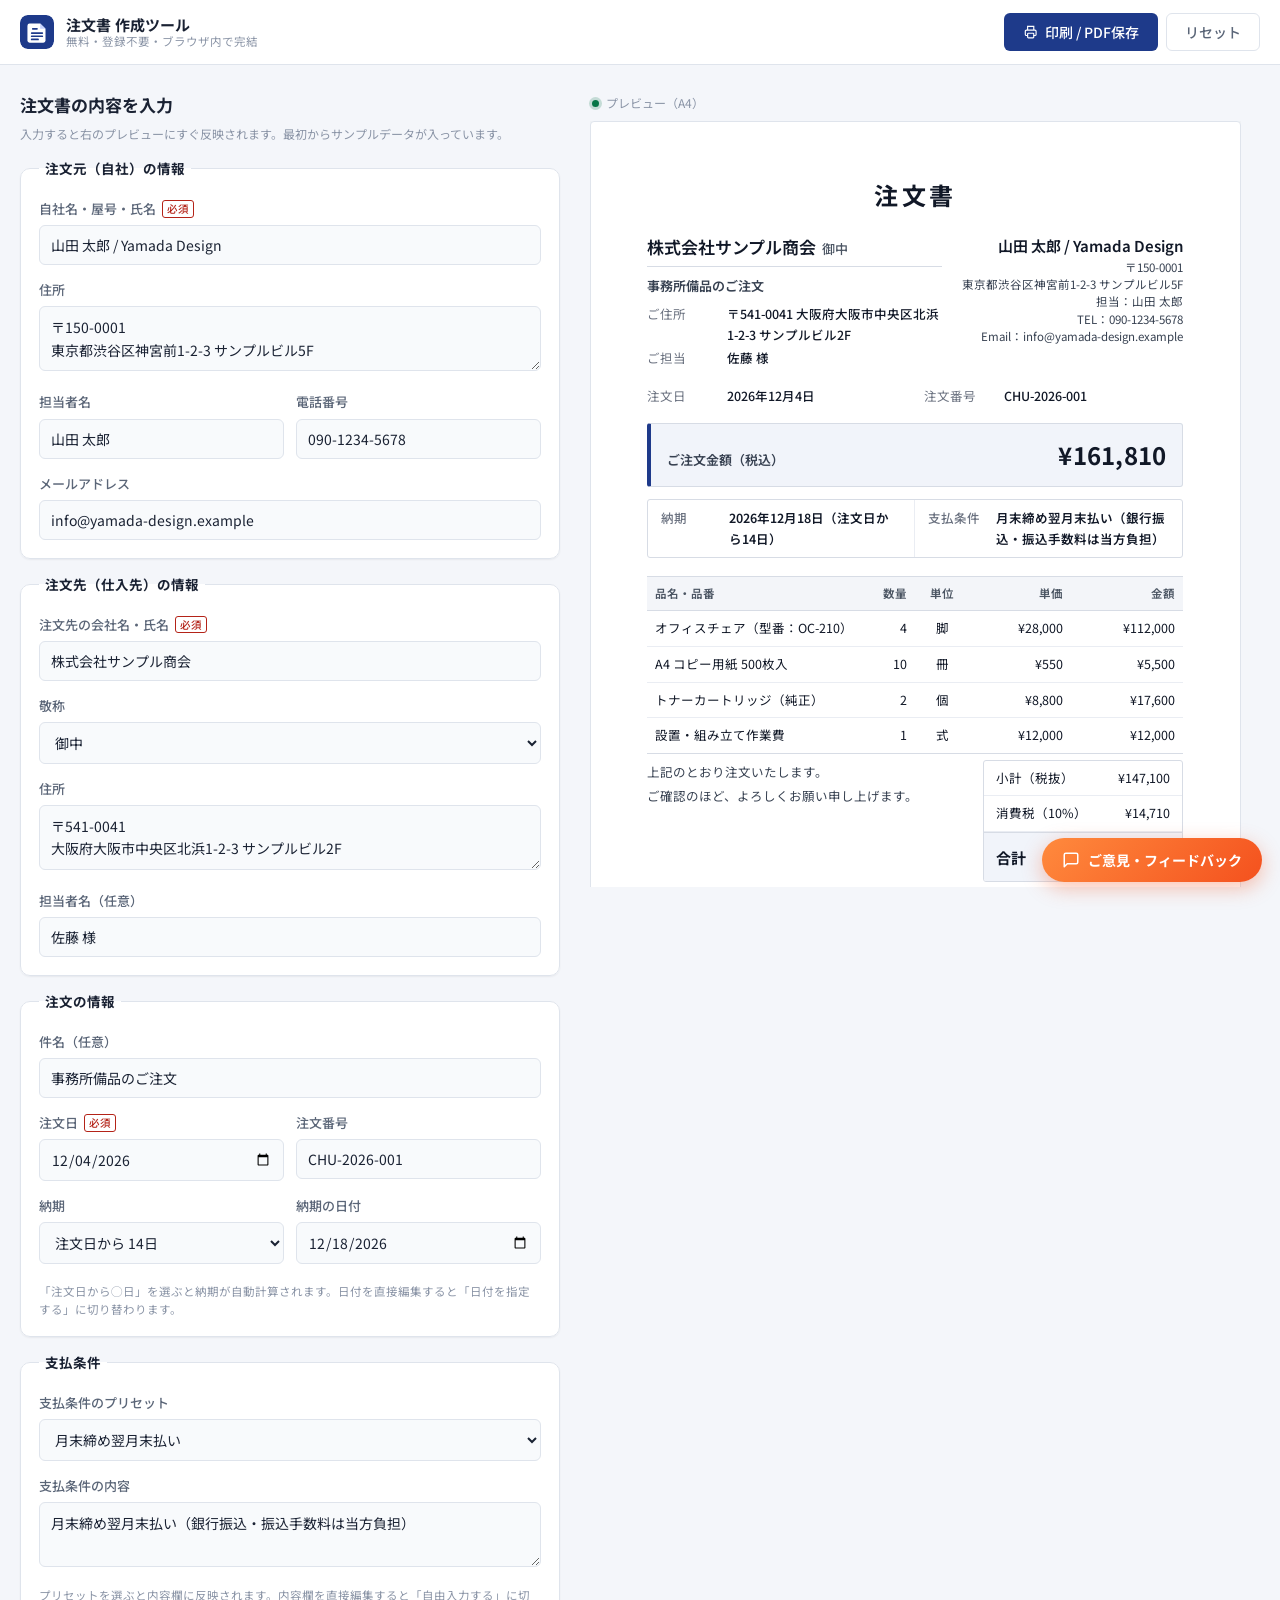
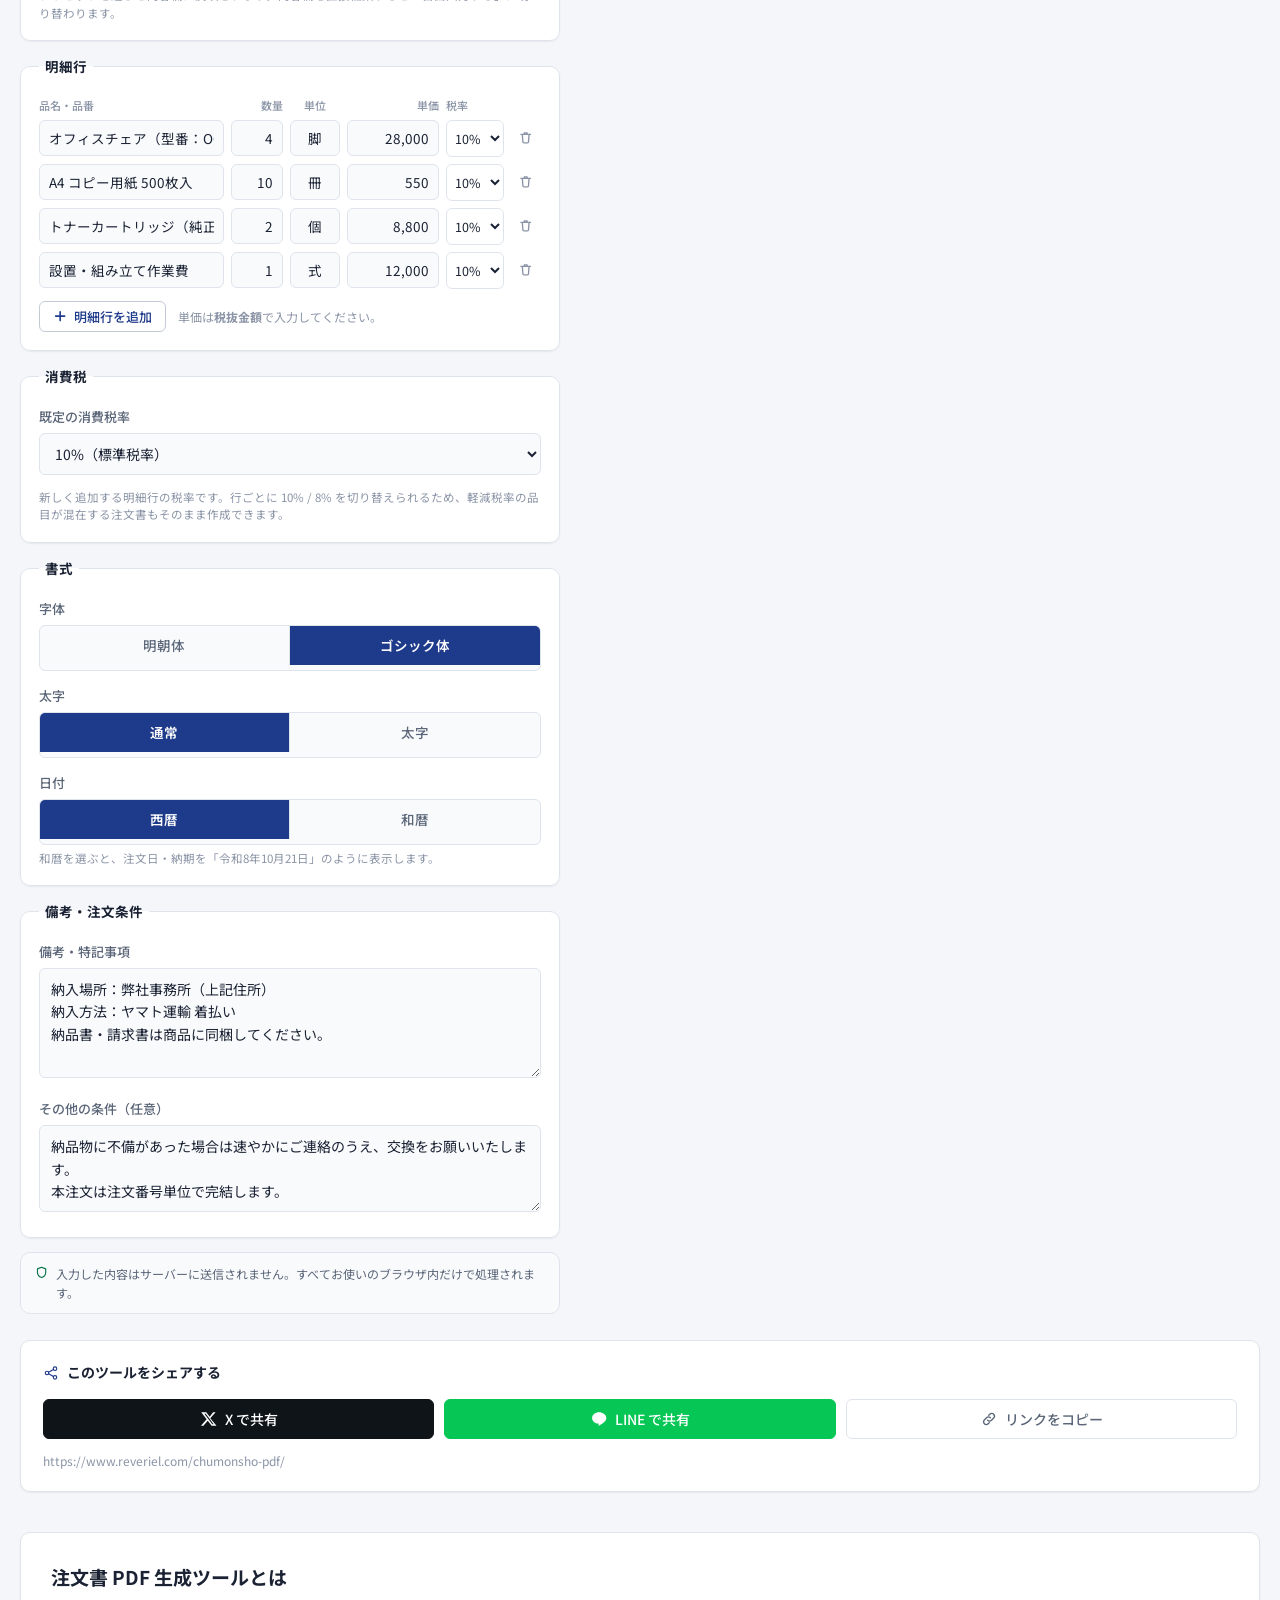
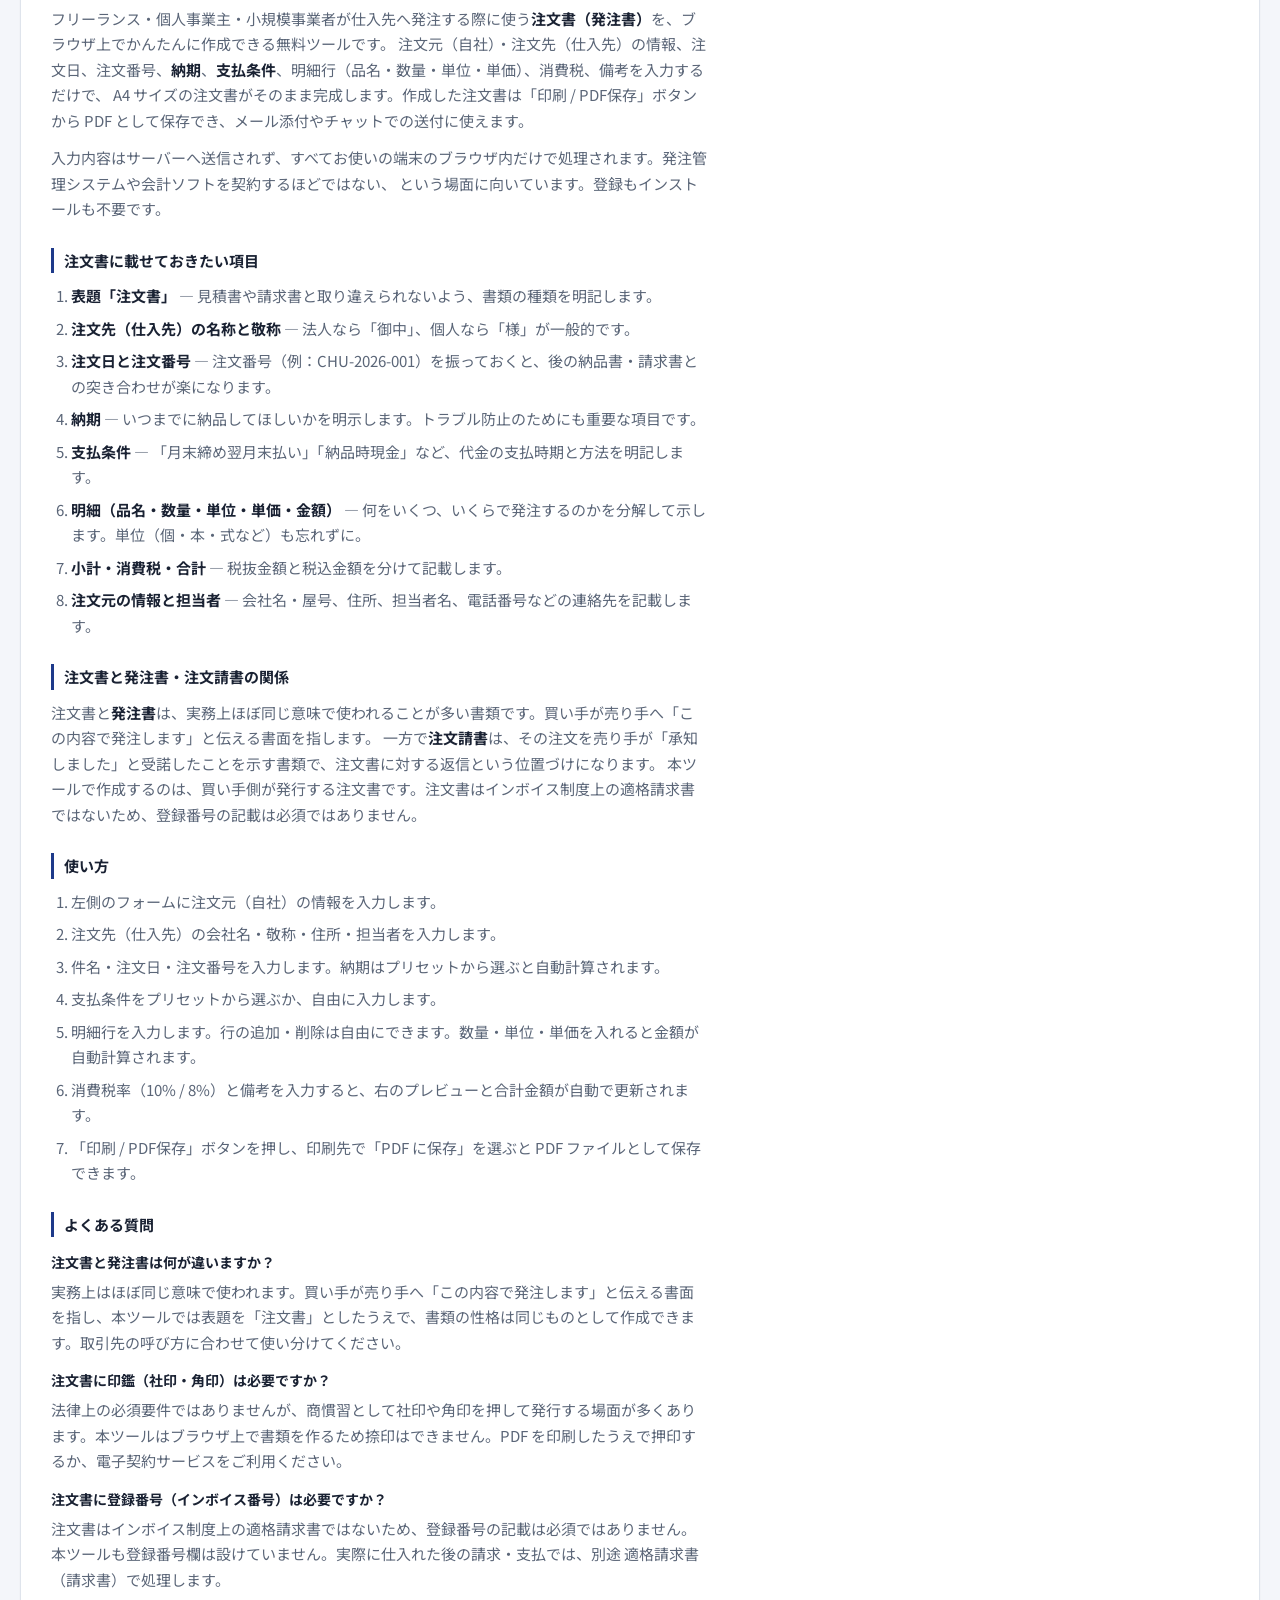
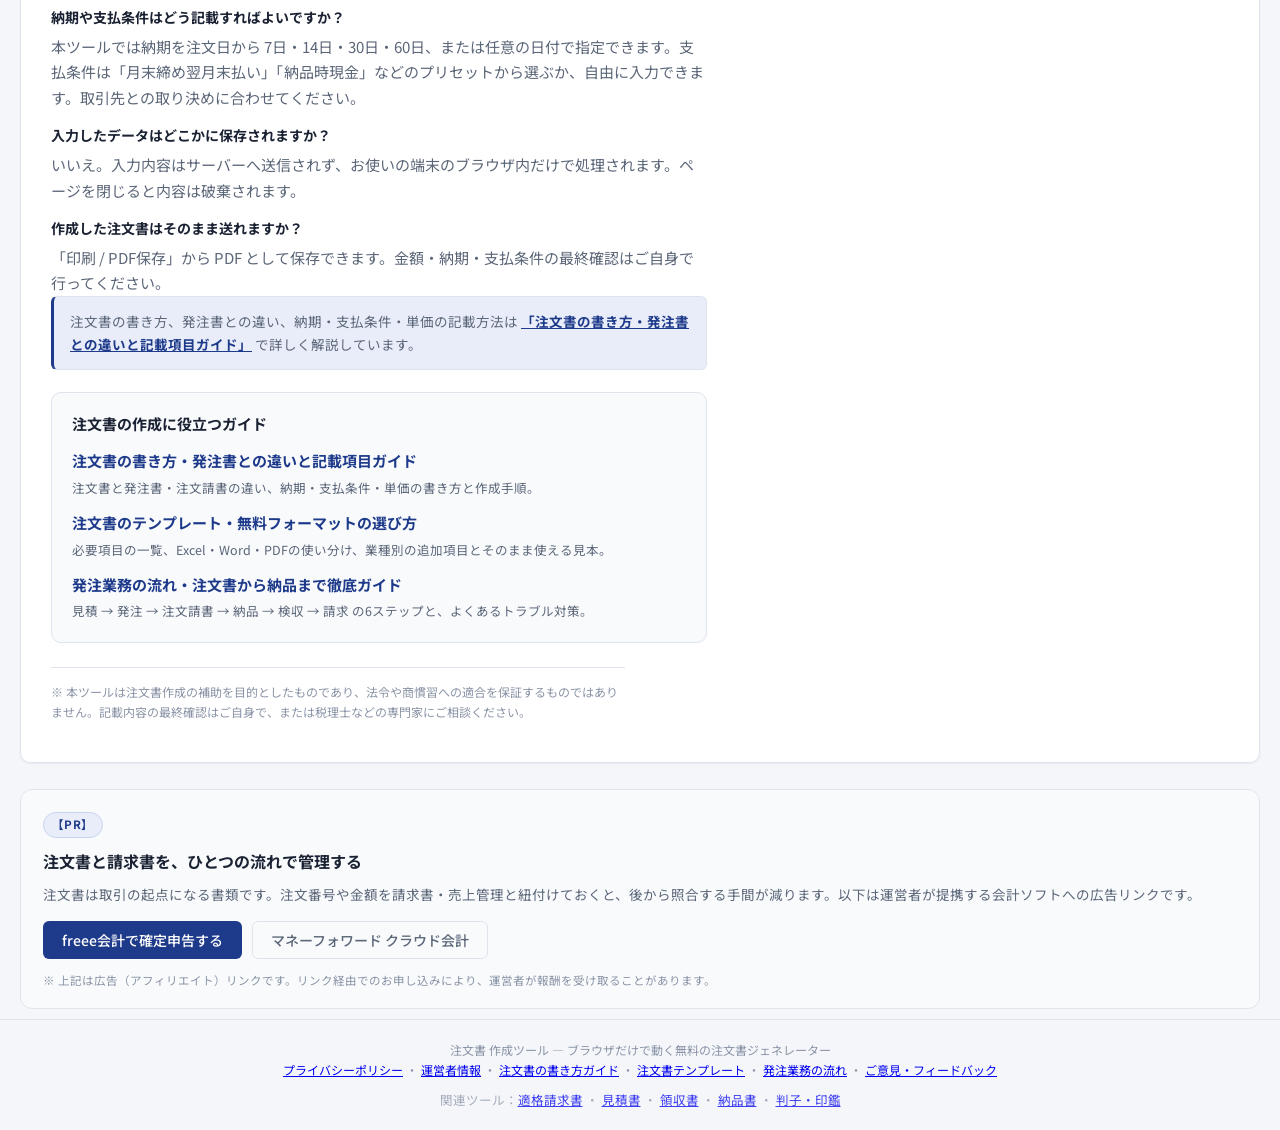
<file: index.html>
<!DOCTYPE html>
<html lang="ja">
<head>
<meta charset="UTF-8">
<meta name="viewport" content="width=device-width, initial-scale=1">
<title>注文書 PDF 生成ツール｜無料・登録不要・ブラウザだけで作成</title>
<meta name="description" content="フリーランス・個人事業主・小規模事業者向けの注文書（発注書）を無料で作成し、PDF として保存・印刷できるツールです。注文番号・注文日・納期・支払条件・明細（品名・数量・単位・単価）・消費税（10% / 8%）まで入力するだけで、A4 の注文書がブラウザ内で完成します。登録不要、外部送信なし。">
<meta name="keywords" content="注文書,注文書 テンプレート,注文書 無料,注文書 PDF,発注書,発注書 テンプレート,個人事業主,フリーランス,注文書 書き方">
<meta name="robots" content="index, follow">
<link rel="canonical" href="https://www.reveriel.com/chumonsho-pdf/">
<meta property="og:type" content="website">
<meta property="og:title" content="注文書 PDF 生成ツール｜無料・登録不要">
<meta property="og:description" content="注文番号・納期・支払条件・消費税まで対応した注文書を無料で作成し、PDF 保存できます。ブラウザ内で完結。">
<meta property="og:locale" content="ja_JP">
<meta property="og:image" content="https://www.reveriel.com/chumonsho-pdf/og-image.png">
<meta property="og:image:width" content="1200">
<meta property="og:image:height" content="630">
<meta name="twitter:card" content="summary_large_image">
<meta name="twitter:image" content="https://www.reveriel.com/chumonsho-pdf/og-image.png">
<link rel="preconnect" href="https://fonts.googleapis.com">
<link rel="preconnect" href="https://fonts.gstatic.com" crossorigin>
<link href="https://fonts.googleapis.com/css2?family=Noto+Sans+JP:wght@400;500;700&display=swap" rel="stylesheet">
<link rel="icon" href="data:image/svg+xml,%3Csvg xmlns='http://www.w3.org/2000/svg' viewBox='0 0 32 32'%3E%3Crect width='32' height='32' rx='7' fill='%231e3a8a'/%3E%3Cpath d='M9 8h10l5 5v11a2 2 0 0 1-2 2H9a2 2 0 0 1-2-2V10a2 2 0 0 1 2-2z' fill='%23ffffff'/%3E%3Cpath d='M19 8v5h5' fill='%23c7d2fe'/%3E%3Cg stroke='%231e3a8a' stroke-width='1.6' stroke-linecap='round'%3E%3Cpath d='M12 13h4M11 17h10M11 20h10M11 23h6'/%3E%3C/g%3E%3C/svg%3E">
<link rel="stylesheet" href="style.css">
<!-- Cloudflare Web Analytics --><script type='module' src='https://static.cloudflareinsights.com/beacon.min.js' data-cf-beacon='{"token": "6fc01bf3ac5e457ba1bd16b91e5b653e"}'></script><!-- End Cloudflare Web Analytics -->
<script type="application/ld+json">
{
  "@context": "https://schema.org",
  "@graph": [
    {
      "@type": "SoftwareApplication",
      "name": "注文書 PDF 生成ツール",
      "applicationCategory": "BusinessApplication",
      "operatingSystem": "Web",
      "description": "フリーランス・個人事業主・小規模事業者向けの注文書（発注書）をブラウザ上で作成し、A4 の PDF として保存・印刷できる無料ツールです。",
      "offers": { "@type": "Offer", "price": "0", "priceCurrency": "JPY" },
      "featureList": [
        "注文番号・注文日・納期の記載",
        "注文元・注文先（仕入先）の情報管理",
        "支払条件のプリセット選択と自由入力",
        "明細行（品名・数量・単位・単価）の追加・削除と自動計算",
        "消費税率 10% / 8%（軽減税率）の切り替え",
        "A4 縦の印刷・PDF 保存",
        "入力内容はブラウザ内のみで処理"
      ],
      "inLanguage": "ja"
    },
    {
      "@type": "FAQPage",
      "mainEntity": [
        {
          "@type": "Question",
          "name": "注文書と発注書は何が違いますか？",
          "acceptedAnswer": {
            "@type": "Answer",
            "text": "実務上はほぼ同じ意味で使われます。買い手が売り手へ「この内容で発注します」と伝える書面を指し、本ツールでは表題を「注文書」としたうえで、書類の性格は同じものとして作成できます。取引先の呼び方に合わせて使い分けてください。"
          }
        },
        {
          "@type": "Question",
          "name": "注文書に印鑑（社印・角印）は必要ですか？",
          "acceptedAnswer": {
            "@type": "Answer",
            "text": "法律上の必須要件ではありませんが、商慣習として社印や角印を押して発行する場面が多くあります。本ツールはブラウザ上で書類を作るため捺印はできません。PDF を印刷したうえで押印するか、電子契約サービスをご利用ください。"
          }
        },
        {
          "@type": "Question",
          "name": "注文書に登録番号（インボイス番号）は必要ですか？",
          "acceptedAnswer": {
            "@type": "Answer",
            "text": "注文書はインボイス制度上の適格請求書ではないため、登録番号の記載は必須ではありません。本ツールも登録番号欄は設けていません。実際に仕入れた後の請求・支払では、別途 適格請求書（請求書）で処理します。"
          }
        },
        {
          "@type": "Question",
          "name": "納期や支払条件はどう記載すればよいですか？",
          "acceptedAnswer": {
            "@type": "Answer",
            "text": "本ツールでは納期を注文日から 7日・14日・30日・60日、または任意の日付で指定できます。支払条件は「月末締め翌月末払い」「納品時現金」などのプリセットから選ぶか、自由に入力できます。取引先との取り決めに合わせてください。"
          }
        },
        {
          "@type": "Question",
          "name": "入力した内容はサーバーに送信されますか？",
          "acceptedAnswer": {
            "@type": "Answer",
            "text": "いいえ。入力内容はサーバーへ送信されず、お使いの端末のブラウザ内だけで処理されます。ページを閉じると内容は破棄されます。"
          }
        }
      ]
    }
  ]
}
</script>
</head>
<body>

<header class="site-header no-print">
  <div class="wrap header-inner">
    <div class="brand">
      <svg class="brand-mark" viewBox="0 0 32 32" aria-hidden="true">
        <rect width="32" height="32" rx="7" fill="currentColor"/>
        <path d="M9 8h10l5 5v11a2 2 0 0 1-2 2H9a2 2 0 0 1-2-2V10a2 2 0 0 1 2-2z" fill="#fff"/>
        <path d="M19 8v5h5" fill="#c7d2fe"/>
        <g stroke="currentColor" stroke-width="1.6" stroke-linecap="round">
          <path d="M12 13h4M11 17h10M11 20h10M11 23h6"/>
        </g>
      </svg>
      <div class="brand-text">
        <strong>注文書 作成ツール</strong>
        <span>無料・登録不要・ブラウザ内で完結</span>
      </div>
    </div>

    <div class="header-actions">
      <button type="button" class="btn btn-primary" id="printBtn">
        <svg viewBox="0 0 20 20" aria-hidden="true" class="ic">
          <path d="M6 7V3h8v4M6 15H4.5A1.5 1.5 0 0 1 3 13.5v-4A1.5 1.5 0 0 1 4.5 8h11A1.5 1.5 0 0 1 17 9.5v4a1.5 1.5 0 0 1-1.5 1.5H14" fill="none" stroke="currentColor" stroke-width="1.5" stroke-linecap="round"/>
          <rect x="6" y="12" width="8" height="6" rx="1" fill="none" stroke="currentColor" stroke-width="1.5"/>
        </svg>
        印刷 / PDF保存
      </button>
      <button type="button" class="btn btn-ghost" id="resetBtn">リセット</button>
    </div>
  </div>
</header>

<main class="wrap">

  <div class="layout">

  <!-- ============ 入力フォーム ============ -->
  <section class="pane form-pane no-print" aria-label="入力フォーム">
    <div class="pane-head">
      <h2>注文書の内容を入力</h2>
      <p class="hint">入力すると右のプレビューにすぐ反映されます。最初からサンプルデータが入っています。</p>
    </div>

    <form id="orderForm" autocomplete="off" novalidate>

      <fieldset class="card">
        <legend>注文元（自社）の情報</legend>

        <div class="field">
          <label for="issuerName">自社名・屋号・氏名<span class="req">必須</span></label>
          <input type="text" id="issuerName" name="issuerName" placeholder="例：山田 太郎 / Yamada Design">
        </div>

        <div class="field">
          <label for="issuerAddress">住所</label>
          <textarea id="issuerAddress" name="issuerAddress" rows="2" placeholder="例：〒150-0001 東京都渋谷区神宮前1-2-3 サンプルビル5F"></textarea>
        </div>

        <div class="grid-2">
          <div class="field">
            <label for="issuerPerson">担当者名</label>
            <input type="text" id="issuerPerson" name="issuerPerson" placeholder="例：山田 太郎">
          </div>
          <div class="field">
            <label for="issuerPhone">電話番号</label>
            <input type="text" id="issuerPhone" name="issuerPhone" inputmode="tel" placeholder="例：090-1234-5678">
          </div>
        </div>

        <div class="field">
          <label for="issuerEmail">メールアドレス</label>
          <input type="text" id="issuerEmail" name="issuerEmail" inputmode="email" spellcheck="false" placeholder="例：info@example.com">
        </div>
      </fieldset>

      <fieldset class="card">
        <legend>注文先（仕入先）の情報</legend>

        <div class="field">
          <label for="supplierName">注文先の会社名・氏名<span class="req">必須</span></label>
          <input type="text" id="supplierName" name="supplierName" placeholder="例：株式会社サンプル商会">
        </div>

        <div class="field">
          <label for="supplierHonorific">敬称</label>
          <select id="supplierHonorific" name="supplierHonorific">
            <option value="御中" selected>御中</option>
            <option value="様">様</option>
            <option value="">（付けない）</option>
          </select>
        </div>

        <div class="field">
          <label for="supplierAddress">住所</label>
          <textarea id="supplierAddress" name="supplierAddress" rows="2" placeholder="例：〒541-0041 大阪府大阪市中央区北浜1-2-3 サンプルビル2F"></textarea>
        </div>

        <div class="field">
          <label for="supplierPerson">担当者名（任意）</label>
          <input type="text" id="supplierPerson" name="supplierPerson" placeholder="例：佐藤 様">
        </div>
      </fieldset>

      <fieldset class="card">
        <legend>注文の情報</legend>

        <div class="field">
          <label for="subject">件名（任意）</label>
          <input type="text" id="subject" name="subject" placeholder="例：事務所備品のご注文">
        </div>

        <div class="grid-2">
          <div class="field">
            <label for="orderDate">注文日<span class="req">必須</span></label>
            <input type="date" id="orderDate" name="orderDate">
          </div>
          <div class="field">
            <label for="orderNo">注文番号</label>
            <input type="text" id="orderNo" name="orderNo" spellcheck="false" placeholder="例：CHU-2026-001">
          </div>
        </div>

        <div class="grid-2">
          <div class="field">
            <label for="deliveryPreset">納期</label>
            <select id="deliveryPreset" name="deliveryPreset">
              <option value="7">注文日から 7日</option>
              <option value="14" selected>注文日から 14日</option>
              <option value="30">注文日から 30日</option>
              <option value="60">注文日から 60日</option>
              <option value="0">日付を指定する</option>
            </select>
          </div>
          <div class="field">
            <label for="deliveryDate">納期の日付</label>
            <input type="date" id="deliveryDate" name="deliveryDate">
          </div>
        </div>
        <p class="help">「注文日から◯日」を選ぶと納期が自動計算されます。日付を直接編集すると「日付を指定する」に切り替わります。</p>
      </fieldset>

      <fieldset class="card">
        <legend>支払条件</legend>

        <div class="field">
          <label for="paymentPreset">支払条件のプリセット</label>
          <select id="paymentPreset" name="paymentPreset">
            <option value="月末締め翌月末払い" selected>月末締め翌月末払い</option>
            <option value="月末締め翌月10日払い">月末締め翌月10日払い</option>
            <option value="納品時現金払い">納品時現金払い</option>
            <option value="納品後30日以内">納品後30日以内</option>
            <option value="着手金50%・納品時50%">着手金50%・納品時50%</option>
            <option value="0">自由入力する</option>
          </select>
        </div>

        <div class="field">
          <label for="paymentTerms">支払条件の内容</label>
          <textarea id="paymentTerms" name="paymentTerms" rows="2" placeholder="例：月末締め翌月末払い（銀行振込・振込手数料は当方負担）"></textarea>
        </div>
        <p class="help">プリセットを選ぶと内容欄に反映されます。内容欄を直接編集すると「自由入力する」に切り替わります。</p>
      </fieldset>

      <fieldset class="card">
        <legend>明細行</legend>

        <div class="rows-head" aria-hidden="true">
          <span class="c-name">品名・品番</span>
          <span class="c-qty">数量</span>
          <span class="c-unit">単位</span>
          <span class="c-price">単価</span>
          <span class="c-rate">税率</span>
          <span class="c-del"></span>
        </div>

        <div id="rowsContainer" class="rows"></div>

        <div class="rows-actions">
          <button type="button" class="btn btn-outline btn-sm" id="addRowBtn">
            <svg viewBox="0 0 16 16" aria-hidden="true" class="ic"><path d="M8 3v10M3 8h10" fill="none" stroke="currentColor" stroke-width="1.8" stroke-linecap="round"/></svg>
            明細行を追加
          </button>
          <p class="hint">単価は<strong>税抜金額</strong>で入力してください。</p>
        </div>
      </fieldset>

      <fieldset class="card">
        <legend>消費税</legend>

        <div class="field">
          <label for="taxRate">既定の消費税率</label>
          <select id="taxRate" name="taxRate">
            <option value="10" selected>10%（標準税率）</option>
            <option value="8">8%（軽減税率）</option>
          </select>
        </div>
        <p class="help">新しく追加する明細行の税率です。行ごとに 10% / 8% を切り替えられるため、軽減税率の品目が混在する注文書もそのまま作成できます。</p>
      </fieldset>

      <fieldset class="card">
        <legend>書式</legend>

        <div class="field">
          <span class="field-label" id="docFontLabel">字体</span>
          <div class="seg" role="radiogroup" aria-labelledby="docFontLabel">
            <label class="seg-item">
              <input type="radio" name="docFont" value="mincho">
              <span>明朝体</span>
            </label>
            <label class="seg-item">
              <input type="radio" name="docFont" value="gothic" checked>
              <span>ゴシック体</span>
            </label>
          </div>
        </div>

        <div class="field">
          <span class="field-label" id="docWeightLabel">太字</span>
          <div class="seg" role="radiogroup" aria-labelledby="docWeightLabel">
            <label class="seg-item">
              <input type="radio" name="docWeight" value="normal" checked>
              <span>通常</span>
            </label>
            <label class="seg-item">
              <input type="radio" name="docWeight" value="bold">
              <span>太字</span>
            </label>
          </div>
        </div>

        <div class="field">
          <span class="field-label" id="dateStyleLabel">日付</span>
          <div class="seg" role="radiogroup" aria-labelledby="dateStyleLabel">
            <label class="seg-item">
              <input type="radio" name="dateStyle" value="seireki" checked>
              <span>西暦</span>
            </label>
            <label class="seg-item">
              <input type="radio" name="dateStyle" value="wareki">
              <span>和暦</span>
            </label>
          </div>
          <p class="help">和暦を選ぶと、注文日・納期を「令和8年10月21日」のように表示します。</p>
        </div>
      </fieldset>

      <fieldset class="card">
        <legend>備考・注文条件</legend>

        <div class="field">
          <label for="notes">備考・特記事項</label>
          <textarea id="notes" name="notes" rows="4" placeholder="例：納入場所：弊社事務所（上記住所）&#10;納入方法：ヤマト運輸 着払い"></textarea>
        </div>

        <div class="field">
          <label for="conditions">その他の条件（任意）</label>
          <textarea id="conditions" name="conditions" rows="3" placeholder="例：納品物に不備があった場合は速やかにご連絡のうえ、交換をお願いいたします。"></textarea>
        </div>
      </fieldset>

      <p class="privacy-note">
        <svg viewBox="0 0 16 16" aria-hidden="true" class="ic"><path d="M8 1.5 3 3.5v4c0 3 2.1 5.6 5 6.5 2.9-.9 5-3.5 5-6.5v-4L8 1.5z" fill="none" stroke="currentColor" stroke-width="1.4" stroke-linejoin="round"/></svg>
        入力した内容はサーバーに送信されません。すべてお使いのブラウザ内だけで処理されます。
      </p>
    </form>
  </section>

  <!-- ============ プレビュー / 印刷対象 ============ -->
  <section class="pane preview-pane" aria-label="プレビュー">
    <div class="preview-bar no-print">
      <span class="dot"></span> プレビュー（A4）
    </div>

    <div class="paper-wrap">
      <article class="paper" id="paper">
        <h1 class="doc-title">注文書</h1>

        <header class="doc-head">
          <div class="doc-head-left">
            <p class="doc-to">
              <span class="client-name" id="pvSupplierName">株式会社サンプル商会</span><span class="honorific" id="pvHonorific">御中</span>
            </p>
            <p class="doc-subject" id="pvSubjectLine" hidden><span id="pvSubject"></span></p>
            <p class="doc-meta-line" id="pvSupplierAddrLine" hidden>
              <span class="meta-label">ご住所</span>
              <span id="pvSupplierAddress"></span>
            </p>
            <p class="doc-meta-line" id="pvSupplierPersonLine" hidden>
              <span class="meta-label">ご担当</span>
              <span id="pvSupplierPerson"></span>
            </p>
          </div>

          <div class="doc-head-right">
            <p class="issuer-name" id="pvIssuerName">山田 太郎</p>
            <p class="issuer-meta" id="pvIssuerAddress" hidden></p>
            <p class="issuer-meta" id="pvIssuerPerson" hidden></p>
            <p class="issuer-meta" id="pvIssuerPhone" hidden></p>
            <p class="issuer-meta" id="pvIssuerEmail" hidden></p>
          </div>
        </header>

        <div class="doc-meta-grid">
          <p class="doc-meta-line">
            <span class="meta-label">注文日</span>
            <span id="pvOrderDate"></span>
          </p>
          <p class="doc-meta-line" id="pvOrderNoLine" hidden>
            <span class="meta-label">注文番号</span>
            <span id="pvOrderNo"></span>
          </p>
        </div>

        <div class="total-banner">
          <span class="total-label">ご注文金額（税込）</span>
          <span class="total-value" id="pvTotal">¥0</span>
        </div>

        <div class="terms-strip">
          <div class="terms-item">
            <span class="terms-key">納期</span>
            <span class="terms-val" id="pvDelivery">—</span>
          </div>
          <div class="terms-item">
            <span class="terms-key">支払条件</span>
            <span class="terms-val" id="pvPayment">—</span>
          </div>
        </div>

        <table class="items-table">
          <thead>
            <tr>
              <th class="th-name">品名・品番</th>
              <th class="th-qty">数量</th>
              <th class="th-unit">単位</th>
              <th class="th-price">単価</th>
              <th class="th-amount">金額</th>
            </tr>
          </thead>
          <tbody id="pvItems"></tbody>
        </table>

        <div class="summary">
          <div class="summary-note">
            <p class="summary-lead">上記のとおり注文いたします。<br>ご確認のほど、よろしくお願い申し上げます。</p>
          </div>

          <div class="summary-totals">
            <div class="sum-row">
              <span>小計（税抜）</span>
              <span class="num" id="pvSubtotal">¥0</span>
            </div>
            <div class="sum-row">
              <span id="pvTaxLabel">消費税（10%）</span>
              <span class="num" id="pvTaxTotal">¥0</span>
            </div>
            <p class="tax-break" id="pvTaxBreak" hidden></p>
            <div class="sum-row sum-grand">
              <span>合計</span>
              <span class="num" id="pvGrand">¥0</span>
            </div>
          </div>
        </div>

        <footer class="doc-foot">
          <div class="foot-block" id="pvNotesBlock" hidden>
            <h2 class="foot-title">備考・特記事項</h2>
            <p class="foot-body" id="pvNotes"></p>
          </div>
          <div class="foot-block" id="pvConditionsBlock" hidden>
            <h2 class="foot-title">その他の条件</h2>
            <p class="foot-body" id="pvConditions"></p>
          </div>
        </footer>

        <p class="paper-footnote" id="pvPaperNote" hidden></p>
      </article>
    </div>
  </section>

  <!-- ============ シェア（バイラル導線） ============ -->
  <section class="share-block no-print" id="shareBlock" aria-label="share">
    <p class="share-block-title">
      <svg viewBox="0 0 24 24" fill="none" stroke="currentColor" stroke-width="1.7" stroke-linecap="round" stroke-linejoin="round" aria-hidden="true"><circle cx="18" cy="5.5" r="2.6"/><circle cx="6" cy="12" r="2.6"/><circle cx="18" cy="18.5" r="2.6"/><path d="M8.3 10.8 15.7 6.7M8.3 13.2l7.4 4.1"/></svg>
      <span>このツールをシェアする</span>
    </p>
    <div class="share-row">
      <button class="btn share-btn share-x" id="shareXBtn" type="button" aria-label="X">
        <svg class="share-logo" viewBox="0 0 24 24" fill="currentColor" aria-hidden="true"><path d="M17.53 3h3.24l-7.08 8.09L22 21h-6.52l-5.11-6.68L4.53 21H1.29l7.57-8.66L1.6 3h6.69l4.62 6.1L17.53 3Zm-1.14 16.06h1.8L7.7 4.85H5.77l10.62 14.21Z"/></svg>
        <span>X で共有</span>
      </button>
      <button class="btn share-btn share-line" id="shareLineBtn" type="button" aria-label="LINE">
        <svg class="share-logo" viewBox="0 0 24 24" fill="currentColor" aria-hidden="true"><path d="M12 3C6.9 3 2.8 6.4 2.8 10.6c0 3.77 3.35 6.93 7.88 7.53.31.07.73.2.83.47.1.24.06.62.03.87l-.13.83c-.04.24-.19.94.82.51 1.01-.42 5.44-3.2 7.42-5.48 1.37-1.47 2.13-2.96 2.13-4.73C21.78 6.4 17.1 3 12 3Z"/></svg>
        <span>LINE で共有</span>
      </button>
      <button class="btn share-btn share-copy" id="shareCopyBtn" type="button" aria-label="copy link">
        <svg class="share-logo" viewBox="0 0 24 24" fill="none" stroke="currentColor" stroke-width="1.8" stroke-linecap="round" stroke-linejoin="round" aria-hidden="true"><path d="M10.2 13.7a3.6 3.6 0 0 0 5.1 0l2.9-2.9a3.6 3.6 0 0 0-5.1-5.1l-1.4 1.4"/><path d="M13.8 10.3a3.6 3.6 0 0 0-5.1 0l-2.9 2.9a3.6 3.6 0 0 0 5.1 5.1l1.4-1.4"/></svg>
        <span id="shareCopyLabel">リンクをコピー</span>
      </button>
    </div>
    <p class="share-url" id="shareUrlText"></p>
  </section>

  <!-- ============ SEO 説明文 ============ -->
  </div>

  <section class="seo no-print" aria-label="ツールについて">
    <h2>注文書 PDF 生成ツールとは</h2>
    <p>
      フリーランス・個人事業主・小規模事業者が仕入先へ発注する際に使う<strong>注文書（発注書）</strong>を、ブラウザ上でかんたんに作成できる無料ツールです。
      注文元（自社）・注文先（仕入先）の情報、注文日、注文番号、<strong>納期</strong>、<strong>支払条件</strong>、明細行（品名・数量・単位・単価）、消費税、備考を入力するだけで、
      A4 サイズの注文書がそのまま完成します。作成した注文書は「印刷 / PDF保存」ボタンから PDF として保存でき、メール添付やチャットでの送付に使えます。
    </p>
    <p>
      入力内容はサーバーへ送信されず、すべてお使いの端末のブラウザ内だけで処理されます。発注管理システムや会計ソフトを契約するほどではない、
      という場面に向いています。登録もインストールも不要です。
    </p>

    <h3>注文書に載せておきたい項目</h3>
    <ol class="seo-list">
      <li><strong>表題「注文書」</strong> — 見積書や請求書と取り違えられないよう、書類の種類を明記します。</li>
      <li><strong>注文先（仕入先）の名称と敬称</strong> — 法人なら「御中」、個人なら「様」が一般的です。</li>
      <li><strong>注文日と注文番号</strong> — 注文番号（例：CHU-2026-001）を振っておくと、後の納品書・請求書との突き合わせが楽になります。</li>
      <li><strong>納期</strong> — いつまでに納品してほしいかを明示します。トラブル防止のためにも重要な項目です。</li>
      <li><strong>支払条件</strong> — 「月末締め翌月末払い」「納品時現金」など、代金の支払時期と方法を明記します。</li>
      <li><strong>明細（品名・数量・単位・単価・金額）</strong> — 何をいくつ、いくらで発注するのかを分解して示します。単位（個・本・式など）も忘れずに。</li>
      <li><strong>小計・消費税・合計</strong> — 税抜金額と税込金額を分けて記載します。</li>
      <li><strong>注文元の情報と担当者</strong> — 会社名・屋号、住所、担当者名、電話番号などの連絡先を記載します。</li>
    </ol>

    <h3>注文書と発注書・注文請書の関係</h3>
    <p>
      注文書と<strong>発注書</strong>は、実務上ほぼ同じ意味で使われることが多い書類です。買い手が売り手へ「この内容で発注します」と伝える書面を指します。
      一方で<strong>注文請書</strong>は、その注文を売り手が「承知しました」と受諾したことを示す書類で、注文書に対する返信という位置づけになります。
      本ツールで作成するのは、買い手側が発行する注文書です。注文書はインボイス制度上の適格請求書ではないため、登録番号の記載は必須ではありません。
    </p>

    <h3>使い方</h3>
    <ol class="seo-list">
      <li>左側のフォームに注文元（自社）の情報を入力します。</li>
      <li>注文先（仕入先）の会社名・敬称・住所・担当者を入力します。</li>
      <li>件名・注文日・注文番号を入力します。納期はプリセットから選ぶと自動計算されます。</li>
      <li>支払条件をプリセットから選ぶか、自由に入力します。</li>
      <li>明細行を入力します。行の追加・削除は自由にできます。数量・単位・単価を入れると金額が自動計算されます。</li>
      <li>消費税率（10% / 8%）と備考を入力すると、右のプレビューと合計金額が自動で更新されます。</li>
      <li>「印刷 / PDF保存」ボタンを押し、印刷先で「PDF に保存」を選ぶと PDF ファイルとして保存できます。</li>
    </ol>

    <h3>よくある質問</h3>
    <dl class="faq">
      <dt>注文書と発注書は何が違いますか？</dt>
      <dd>実務上はほぼ同じ意味で使われます。買い手が売り手へ「この内容で発注します」と伝える書面を指し、本ツールでは表題を「注文書」としたうえで、書類の性格は同じものとして作成できます。取引先の呼び方に合わせて使い分けてください。</dd>

      <dt>注文書に印鑑（社印・角印）は必要ですか？</dt>
      <dd>法律上の必須要件ではありませんが、商慣習として社印や角印を押して発行する場面が多くあります。本ツールはブラウザ上で書類を作るため捺印はできません。PDF を印刷したうえで押印するか、電子契約サービスをご利用ください。</dd>

      <dt>注文書に登録番号（インボイス番号）は必要ですか？</dt>
      <dd>注文書はインボイス制度上の適格請求書ではないため、登録番号の記載は必須ではありません。本ツールも登録番号欄は設けていません。実際に仕入れた後の請求・支払では、別途 適格請求書（請求書）で処理します。</dd>

      <dt>納期や支払条件はどう記載すればよいですか？</dt>
      <dd>本ツールでは納期を注文日から 7日・14日・30日・60日、または任意の日付で指定できます。支払条件は「月末締め翌月末払い」「納品時現金」などのプリセットから選ぶか、自由に入力できます。取引先との取り決めに合わせてください。</dd>

      <dt>入力したデータはどこかに保存されますか？</dt>
      <dd>いいえ。入力内容はサーバーへ送信されず、お使いの端末のブラウザ内だけで処理されます。ページを閉じると内容は破棄されます。</dd>

      <dt>作成した注文書はそのまま送れますか？</dt>
      <dd>「印刷 / PDF保存」から PDF として保存できます。金額・納期・支払条件の最終確認はご自身で行ってください。</dd>
    </dl>

    <p class="seo-guide-link">
      注文書の書き方、発注書との違い、納期・支払条件・単価の記載方法は
      <a href="kakikata.html">「注文書の書き方・発注書との違いと記載項目ガイド」</a> で詳しく解説しています。
    </p>

    <div class="seo-guides">
      <h2>注文書の作成に役立つガイド</h2>
      <ul>
        <li>
          <a href="kakikata.html">注文書の書き方・発注書との違いと記載項目ガイド</a>
          <span>注文書と発注書・注文請書の違い、納期・支払条件・単価の書き方と作成手順。</span>
        </li>
        <li>
          <a href="template.html">注文書のテンプレート・無料フォーマットの選び方</a>
          <span>必要項目の一覧、Excel・Word・PDFの使い分け、業種別の追加項目とそのまま使える見本。</span>
        </li>
        <li>
          <a href="hatchuu-flow.html">発注業務の流れ・注文書から納品まで徹底ガイド</a>
          <span>見積 → 発注 → 注文請書 → 納品 → 検収 → 請求 の6ステップと、よくあるトラブル対策。</span>
        </li>
      </ul>
    </div>

    <p class="disclaimer">
      ※ 本ツールは注文書作成の補助を目的としたものであり、法令や商慣習への適合を保証するものではありません。記載内容の最終確認はご自身で、または税理士などの専門家にご相談ください。
    </p>
  </section>
</main>

<!-- ============ 【PR】会計ソフト（アフィリエイト） ============
     A8 Link Manager 連携済み：提携承認後、下の広告主URLは自動的に計測URLへ変換されます。
     日本語ページ専用（中文ページには貼らない）。 -->
<section class="wrap pr-affiliate no-print" lang="ja" aria-labelledby="prTitle">
  <div class="pr-box">
    <p class="pr-badge">【PR】</p>
    <h2 class="pr-title" id="prTitle">注文書と請求書を、ひとつの流れで管理する</h2>
    <p class="pr-lead">注文書は取引の起点になる書類です。注文番号や金額を請求書・売上管理と紐付けておくと、後から照合する手間が減ります。以下は運営者が提携する会計ソフトへの広告リンクです。</p>
    <div class="pr-actions">
      <a class="pr-link btn btn-primary" href="https://www.freee.co.jp/" target="_blank" rel="nofollow sponsored noopener">freee会計で確定申告する</a>
      <a class="pr-link btn btn-ghost" href="https://biz.moneyforward.com/" target="_blank" rel="nofollow sponsored noopener">マネーフォワード クラウド会計</a>
    </div>
    <p class="pr-note">※ 上記は広告（アフィリエイト）リンクです。リンク経由でのお申し込みにより、運営者が報酬を受け取ることがあります。</p>
    <img class="pr-pixel" src="[data-uri]" width="1" height="1" alt="" aria-hidden="true">
  </div>
</section>


<footer class="site-footer no-print">
  <div class="wrap">
    <p>注文書 作成ツール — ブラウザだけで動く無料の注文書ジェネレーター</p>
    <p><a href="privacy.html">プライバシーポリシー</a> ・ <a href="company.html">運営者情報</a> ・ <a href="kakikata.html">注文書の書き方ガイド</a> ・ <a href="template.html">注文書テンプレート</a> ・ <a href="hatchuu-flow.html">発注業務の流れ</a> ・ <a href="https://docs.google.com/forms/d/e/1FAIpQLSfHGUfgAlViT3TFiVtJi_EpJ4ioUpd9oGyaJ7rehEV-gBH_PA/viewform?usp=pp_url&amp;entry.1745177199=%E6%B3%A8%E6%96%87%E6%9B%B8" target="_blank" rel="noopener">ご意見・フィードバック</a></p>
    <p style="margin-top:8px;font-size:12.5px;opacity:.75;">関連ツール：<a href="https://www.reveriel.com/japan-invoice-pdf/">適格請求書</a> ・ <a href="https://www.reveriel.com/mitsumori-pdf/">見積書</a> ・ <a href="https://www.reveriel.com/ryoshusho-pdf/">領収書</a> ・ <a href="https://www.reveriel.com/nohinsho-pdf/">納品書</a> ・ <a href="https://www.reveriel.com/hanko-generator/">判子・印鑑</a></p>
  </div>
</footer>

<script src="script.js"></script>
<!-- フィードバックFAB（右下固定・常時表示） -->
<a href="https://docs.google.com/forms/d/e/1FAIpQLSfHGUfgAlViT3TFiVtJi_EpJ4ioUpd9oGyaJ7rehEV-gBH_PA/viewform?usp=pp_url&amp;entry.1745177199=%E6%B3%A8%E6%96%87%E6%9B%B8" target="_blank" rel="noopener" class="feedback-fab" aria-label="ご意見・フィードバックを送る">
  <svg viewBox="0 0 24 24" fill="none" stroke="currentColor" stroke-width="2" stroke-linecap="round" stroke-linejoin="round" aria-hidden="true"><path d="M21 15a2 2 0 0 1-2 2H7l-4 4V5a2 2 0 0 1 2-2h14a2 2 0 0 1 2 2z"/></svg>
  <span>ご意見・フィードバック</span>
</a>
<script src="feedback.js" defer></script>
<!-- A8 Link Manager：提携承認後、下の広告主URLが自動的に計測URLへ変換されます -->
<script src="https://statics.8me.jp/a8link/a8linkmgr.js"></script>
<script>if (typeof a8linkmgr === "function") { a8linkmgr({ "config_id": "6bNHGyHGa4qQLbQQiZks" }); }</script>
</body>
</html>
</file>
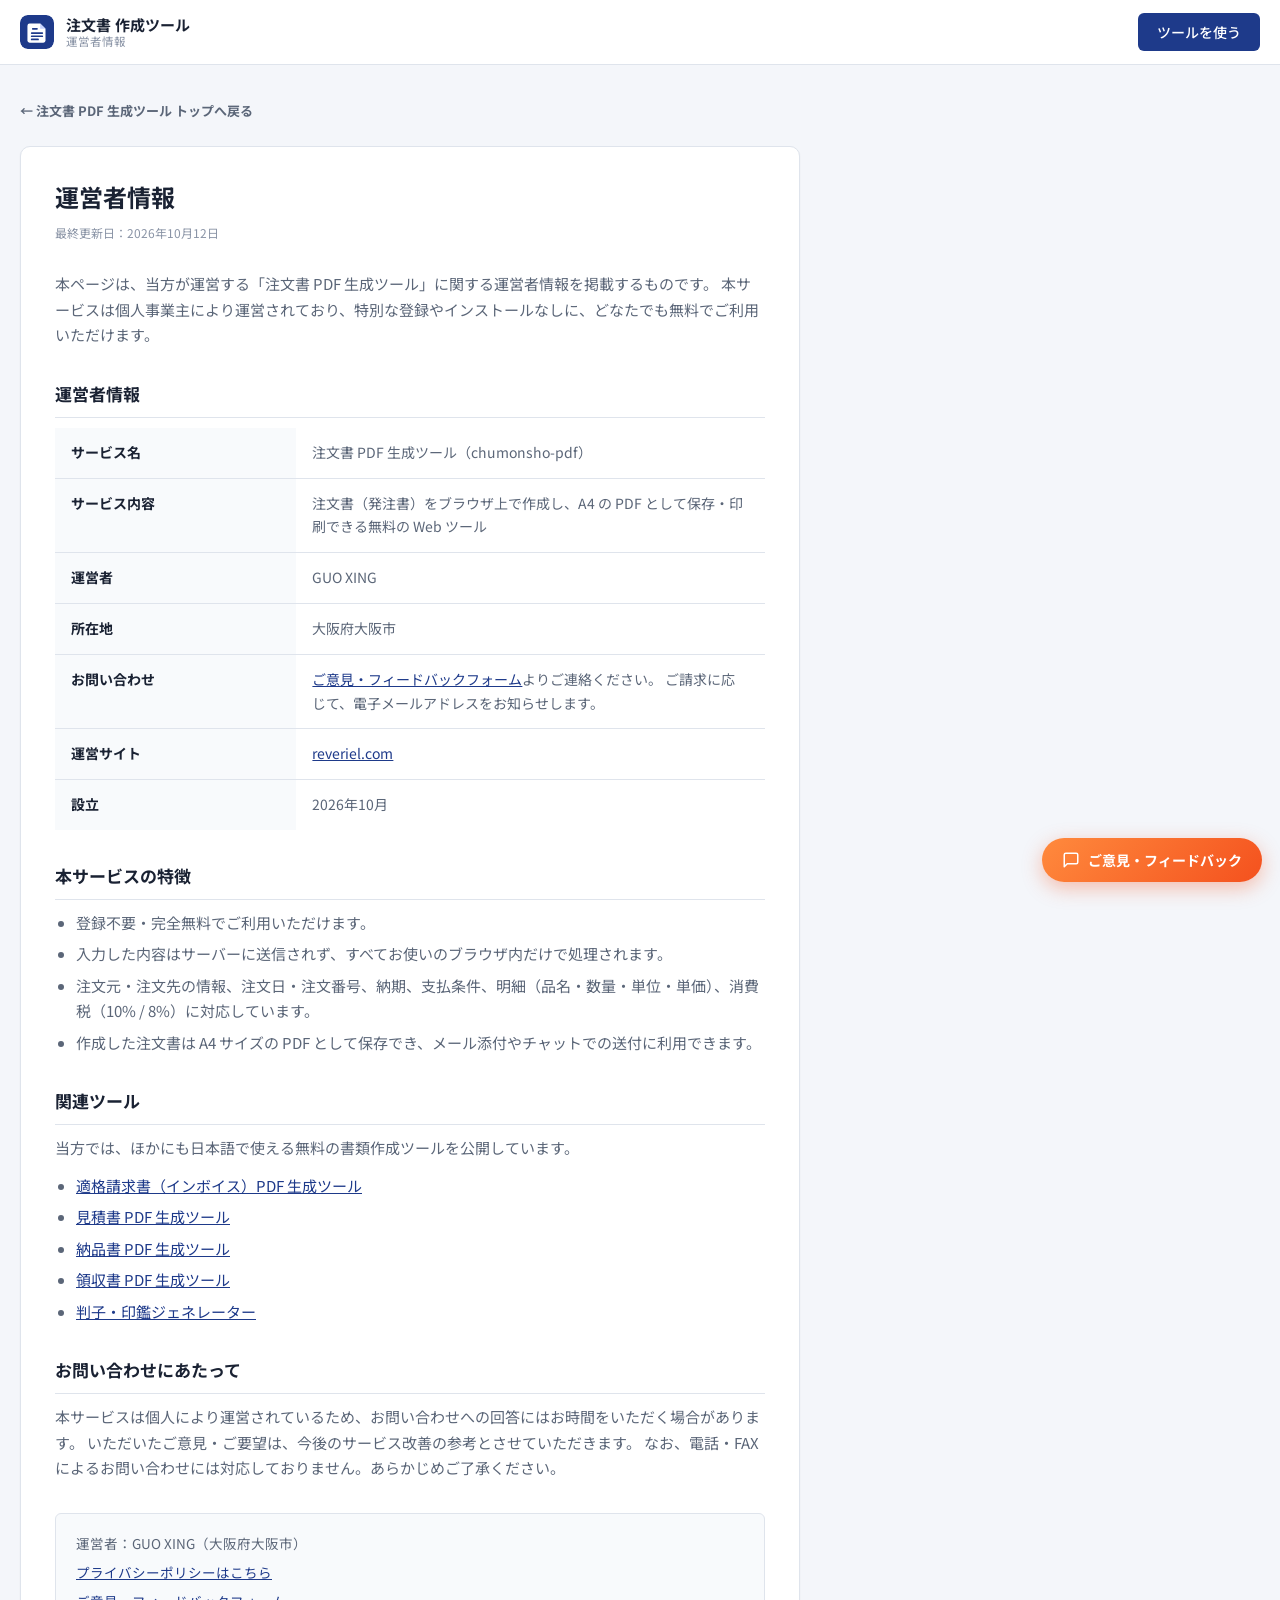
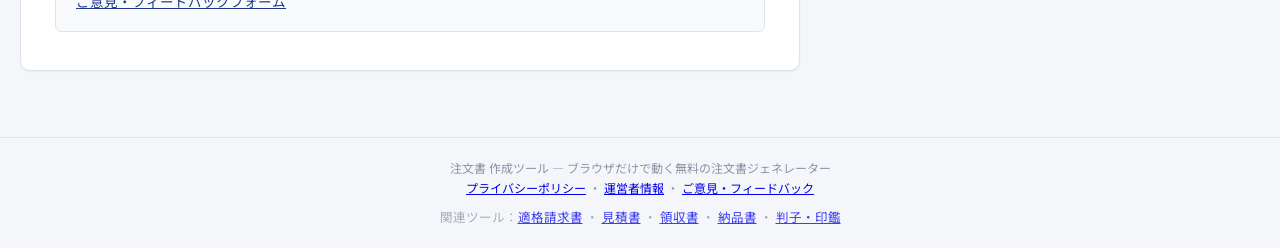
<file: company.html>
<!DOCTYPE html>
<html lang="ja">
<head>
<meta charset="UTF-8">
<meta name="viewport" content="width=device-width, initial-scale=1">
<title>運営者情報｜注文書 PDF 生成ツール</title>
<meta name="description" content="注文書 PDF 生成ツールの運営者情報です。運営者、所在地、お問い合わせ方法、公開している関連ツールについて掲載しています。">
<meta name="robots" content="index, follow">
<link rel="canonical" href="https://www.reveriel.com/chumonsho-pdf/company.html">
<meta property="og:type" content="article">
<meta property="og:title" content="運営者情報｜注文書 PDF 生成ツール">
<meta property="og:description" content="注文書 PDF 生成ツールの運営者情報（運営者・所在地・お問い合わせ方法）です。">
<meta property="og:locale" content="ja_JP">
<meta property="og:url" content="https://www.reveriel.com/chumonsho-pdf/company.html">
<meta property="og:image" content="https://www.reveriel.com/chumonsho-pdf/og-image.png">
<meta name="twitter:card" content="summary_large_image">
<meta name="twitter:image" content="https://www.reveriel.com/chumonsho-pdf/og-image.png">
<link rel="icon" href="data:image/svg+xml,%3Csvg xmlns='http://www.w3.org/2000/svg' viewBox='0 0 32 32'%3E%3Crect width='32' height='32' rx='7' fill='%231e3a8a'/%3E%3Cpath d='M9 8h10l5 5v11a2 2 0 0 1-2 2H9a2 2 0 0 1-2-2V10a2 2 0 0 1 2-2z' fill='%23ffffff'/%3E%3Cpath d='M19 8v5h5' fill='%23c7d2fe'/%3E%3Cg stroke='%231e3a8a' stroke-width='1.6' stroke-linecap='round'%3E%3Cpath d='M12 13h4M11 17h10M11 20h10M11 23h6'/%3E%3C/g%3E%3C/svg%3E">
<link rel="preconnect" href="https://fonts.googleapis.com">
<link rel="preconnect" href="https://fonts.gstatic.com" crossorigin>
<link href="https://fonts.googleapis.com/css2?family=Noto+Sans+JP:wght@400;500;700&display=swap" rel="stylesheet">
<link rel="stylesheet" href="style.css">
<link rel="stylesheet" href="guide.css">
<!-- Cloudflare Web Analytics --><script type='module' src='https://static.cloudflareinsights.com/beacon.min.js' data-cf-beacon='{"token": "6fc01bf3ac5e457ba1bd16b91e5b653e"}'></script><!-- End Cloudflare Web Analytics -->
<script type="application/ld+json">
{
  "@context": "https://schema.org",
  "@type": "Organization",
  "name": "注文書 PDF 生成ツール",
  "url": "https://www.reveriel.com/chumonsho-pdf/",
  "founder": { "@type": "Person", "name": "GUO XING" },
  "address": {
    "@type": "PostalAddress",
    "addressRegion": "大阪府",
    "addressLocality": "大阪市",
    "addressCountry": "JP"
  },
  "email": "contact@reveriel.com"
}
</script>
</head>
<body>

<header class="site-header no-print">
  <div class="wrap header-inner">
    <a class="brand" href="https://www.reveriel.com/chumonsho-pdf/" style="text-decoration:none;color:inherit;">
      <svg class="brand-mark" viewBox="0 0 32 32" aria-hidden="true">
        <rect width="32" height="32" rx="7" fill="currentColor"/>
        <path d="M9 8h10l5 5v11a2 2 0 0 1-2 2H9a2 2 0 0 1-2-2V10a2 2 0 0 1 2-2z" fill="#fff"/>
        <path d="M19 8v5h5" fill="#c7d2fe"/>
        <g stroke="currentColor" stroke-width="1.6" stroke-linecap="round">
          <path d="M12 13h4M11 17h10M11 20h10M11 23h6"/>
        </g>
      </svg>
      <div class="brand-text">
        <strong>注文書 作成ツール</strong>
        <span>運営者情報</span>
      </div>
    </a>
    <div class="header-actions">
      <a class="btn btn-primary" href="https://www.reveriel.com/chumonsho-pdf/">ツールを使う</a>
    </div>
  </div>
</header>

<main id="main">
  <section class="legal-page">
    <div class="wrap">
      <a class="legal-back" href="https://www.reveriel.com/chumonsho-pdf/">← 注文書 PDF 生成ツール トップへ戻る</a>

      <article class="legal">
        <h1>運営者情報</h1>
        <p class="legal-meta">最終更新日：2026年10月12日</p>

        <p>
          本ページは、当方が運営する「注文書 PDF 生成ツール」に関する運営者情報を掲載するものです。
          本サービスは個人事業主により運営されており、特別な登録やインストールなしに、どなたでも無料でご利用いただけます。
        </p>

        <h2>運営者情報</h2>
        <table class="legal-table">
          <tbody>
            <tr>
              <th>サービス名</th>
              <td>注文書 PDF 生成ツール（chumonsho-pdf）</td>
            </tr>
            <tr>
              <th>サービス内容</th>
              <td>注文書（発注書）をブラウザ上で作成し、A4 の PDF として保存・印刷できる無料の Web ツール</td>
            </tr>
            <tr>
              <th>運営者</th>
              <td>GUO XING</td>
            </tr>
            <tr>
              <th>所在地</th>
              <td>大阪府大阪市</td>
            </tr>
            <tr>
              <th>お問い合わせ</th>
              <td>
                <a href="https://docs.google.com/forms/d/e/1FAIpQLSfHGUfgAlViT3TFiVtJi_EpJ4ioUpd9oGyaJ7rehEV-gBH_PA/viewform?usp=pp_url&amp;entry.1745177199=%E6%B3%A8%E6%96%87%E6%9B%B8" target="_blank" rel="noopener">ご意見・フィードバックフォーム</a>よりご連絡ください。
                ご請求に応じて、電子メールアドレスをお知らせします。
              </td>
            </tr>
            <tr>
              <th>運営サイト</th>
              <td><a href="https://www.reveriel.com/">reveriel.com</a></td>
            </tr>
            <tr>
              <th>設立</th>
              <td>2026年10月</td>
            </tr>
          </tbody>
        </table>

        <h2>本サービスの特徴</h2>
        <ul>
          <li>登録不要・完全無料でご利用いただけます。</li>
          <li>入力した内容はサーバーに送信されず、すべてお使いのブラウザ内だけで処理されます。</li>
          <li>注文元・注文先の情報、注文日・注文番号、納期、支払条件、明細（品名・数量・単位・単価）、消費税（10% / 8%）に対応しています。</li>
          <li>作成した注文書は A4 サイズの PDF として保存でき、メール添付やチャットでの送付に利用できます。</li>
        </ul>

        <h2>関連ツール</h2>
        <p>当方では、ほかにも日本語で使える無料の書類作成ツールを公開しています。</p>
        <ul>
          <li><a href="https://www.reveriel.com/japan-invoice-pdf/">適格請求書（インボイス）PDF 生成ツール</a></li>
          <li><a href="https://www.reveriel.com/mitsumori-pdf/">見積書 PDF 生成ツール</a></li>
          <li><a href="https://www.reveriel.com/nohinsho-pdf/">納品書 PDF 生成ツール</a></li>
          <li><a href="https://www.reveriel.com/ryoshusho-pdf/">領収書 PDF 生成ツール</a></li>
          <li><a href="https://www.reveriel.com/hanko-generator/">判子・印鑑ジェネレーター</a></li>
        </ul>

        <h2>お問い合わせにあたって</h2>
        <p>
          本サービスは個人により運営されているため、お問い合わせへの回答にはお時間をいただく場合があります。
          いただいたご意見・ご要望は、今後のサービス改善の参考とさせていただきます。
          なお、電話・FAX によるお問い合わせには対応しておりません。あらかじめご了承ください。
        </p>

        <div class="legal-contact">
          <p>運営者：GUO XING（大阪府大阪市）</p>
          <p><a href="privacy.html">プライバシーポリシーはこちら</a></p>
          <p><a href="https://docs.google.com/forms/d/e/1FAIpQLSfHGUfgAlViT3TFiVtJi_EpJ4ioUpd9oGyaJ7rehEV-gBH_PA/viewform?usp=pp_url&amp;entry.1745177199=%E6%B3%A8%E6%96%87%E6%9B%B8" target="_blank" rel="noopener">ご意見・フィードバックフォーム</a></p>
        </div>
      </article>
    </div>
  </section>
</main>

<footer class="site-footer no-print">
  <div class="wrap">
    <p>注文書 作成ツール — ブラウザだけで動く無料の注文書ジェネレーター</p>
    <p><a href="privacy.html">プライバシーポリシー</a> ・ <a href="company.html">運営者情報</a> ・ <a href="https://docs.google.com/forms/d/e/1FAIpQLSfHGUfgAlViT3TFiVtJi_EpJ4ioUpd9oGyaJ7rehEV-gBH_PA/viewform?usp=pp_url&amp;entry.1745177199=%E6%B3%A8%E6%96%87%E6%9B%B8" target="_blank" rel="noopener">ご意見・フィードバック</a></p>
    <p style="margin-top:8px;font-size:12.5px;opacity:.75;">関連ツール：<a href="https://www.reveriel.com/japan-invoice-pdf/">適格請求書</a> ・ <a href="https://www.reveriel.com/mitsumori-pdf/">見積書</a> ・ <a href="https://www.reveriel.com/ryoshusho-pdf/">領収書</a> ・ <a href="https://www.reveriel.com/nohinsho-pdf/">納品書</a> ・ <a href="https://www.reveriel.com/hanko-generator/">判子・印鑑</a></p>
  </div>
</footer>

<!-- フィードバックFAB（右下固定・常時表示） -->
<a href="https://docs.google.com/forms/d/e/1FAIpQLSfHGUfgAlViT3TFiVtJi_EpJ4ioUpd9oGyaJ7rehEV-gBH_PA/viewform?usp=pp_url&amp;entry.1745177199=%E6%B3%A8%E6%96%87%E6%9B%B8" target="_blank" rel="noopener" class="feedback-fab" aria-label="ご意見・フィードバックを送る">
  <svg viewBox="0 0 24 24" fill="none" stroke="currentColor" stroke-width="2" stroke-linecap="round" stroke-linejoin="round" aria-hidden="true"><path d="M21 15a2 2 0 0 1-2 2H7l-4 4V5a2 2 0 0 1 2-2h14a2 2 0 0 1 2 2z"/></svg>
  <span>ご意見・フィードバック</span>
</a>
</body>
</html>
</file>
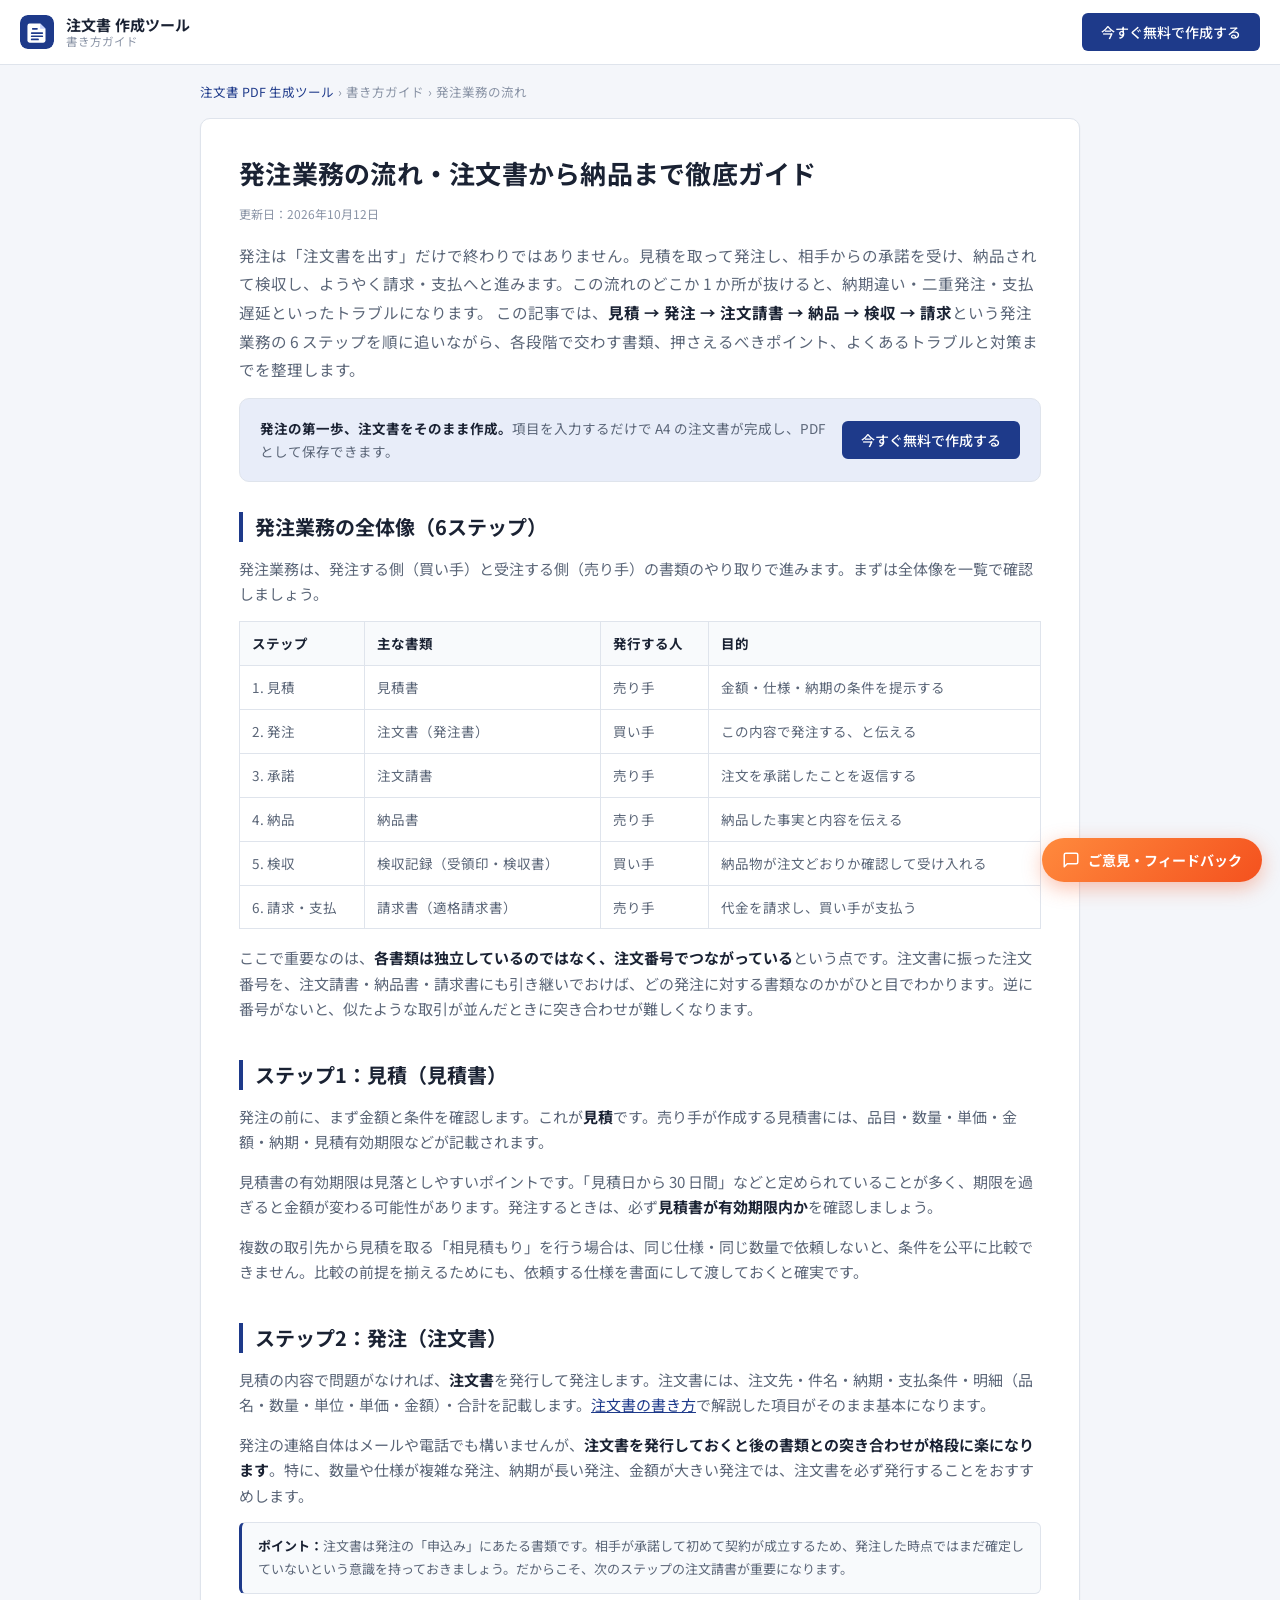
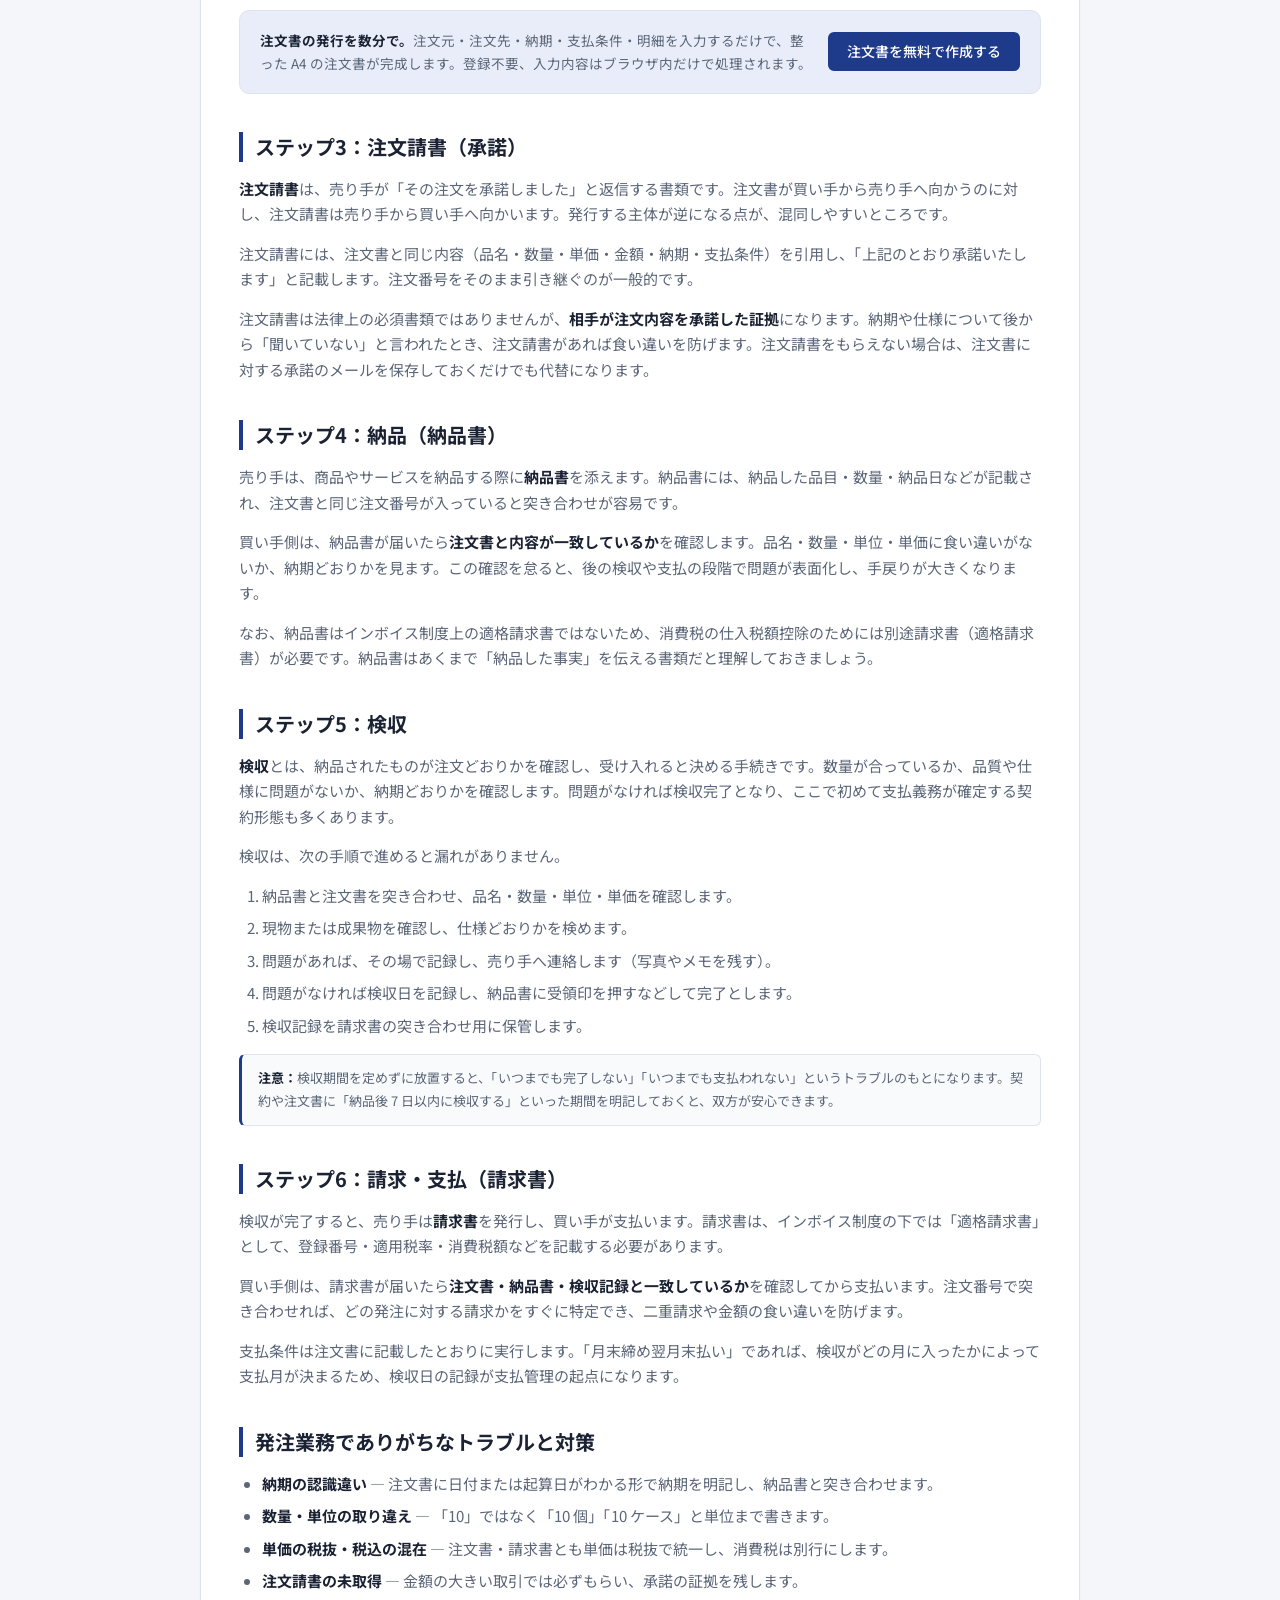
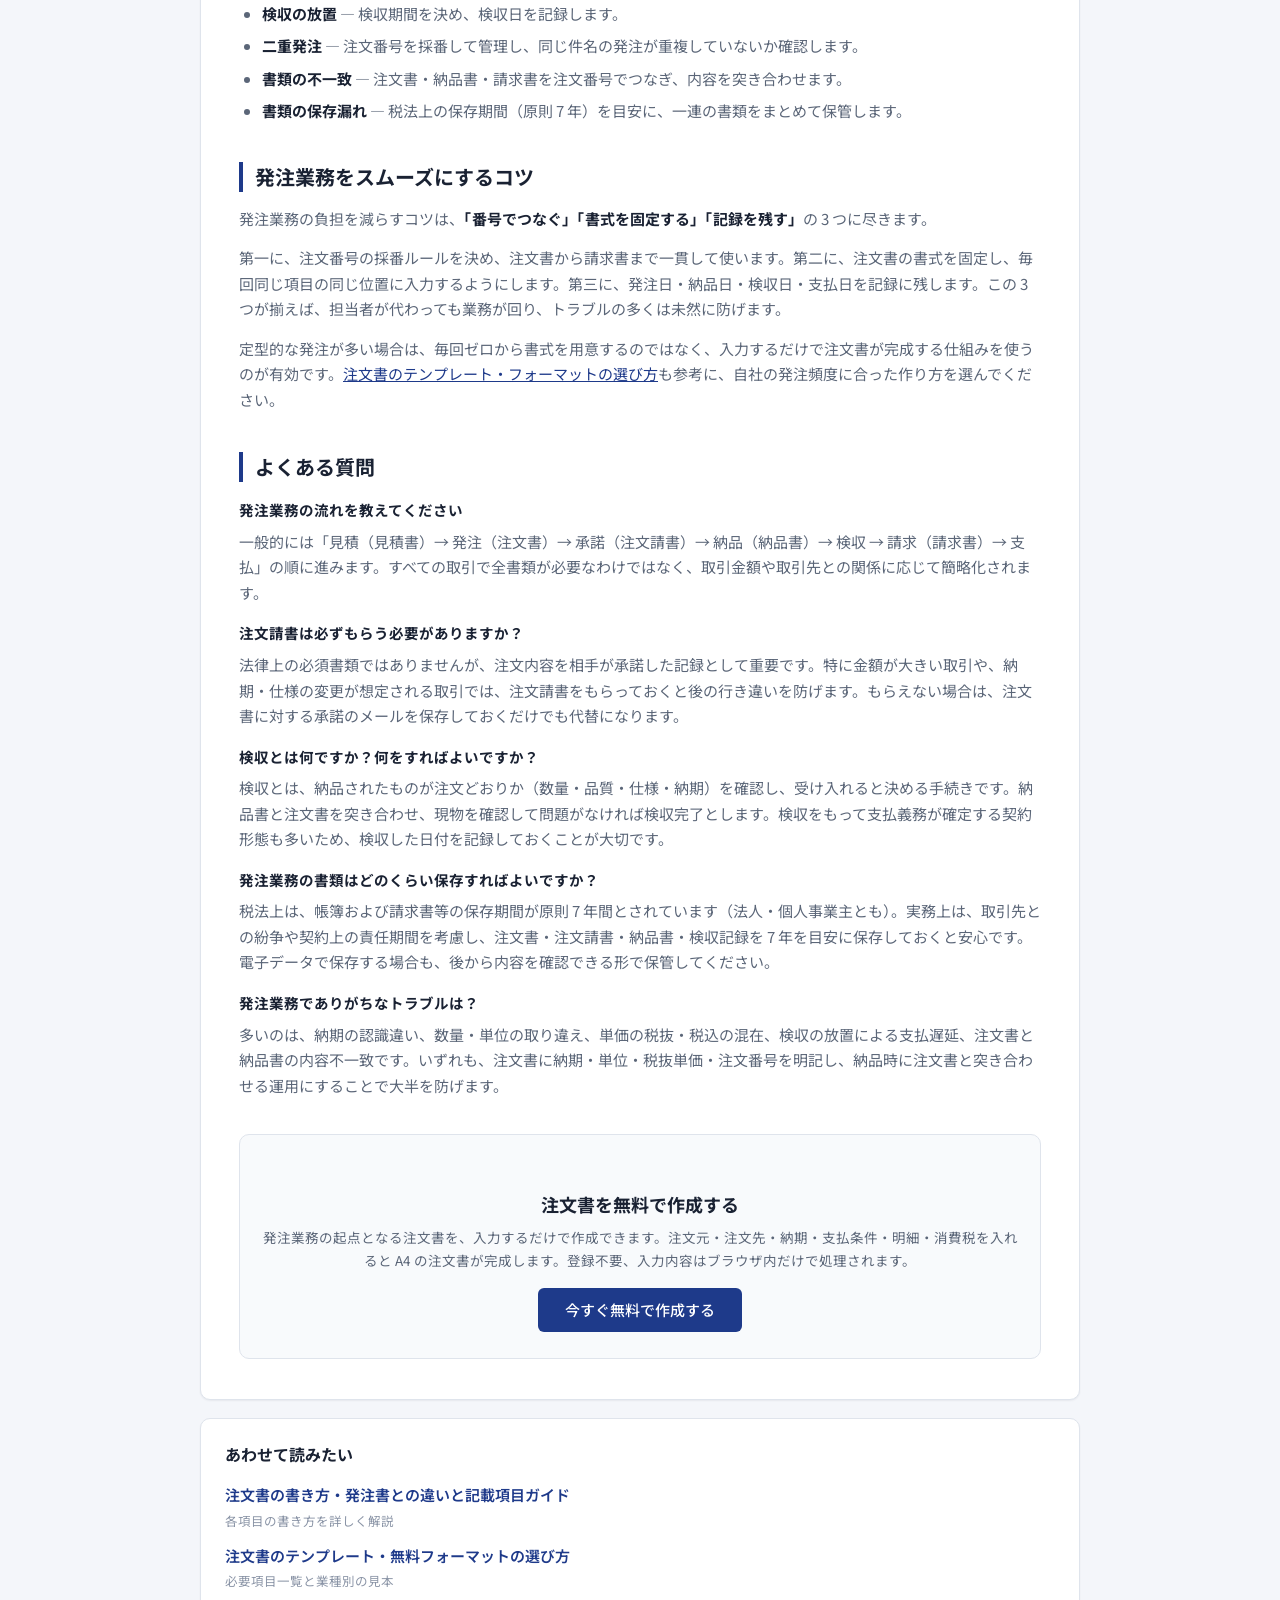
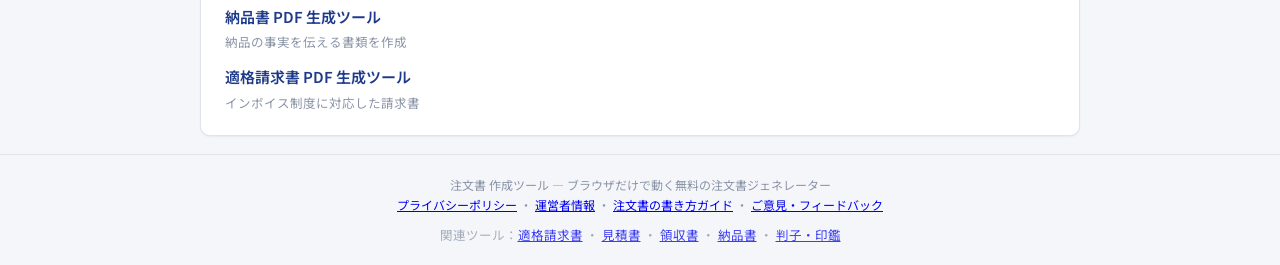
<file: hatchuu-flow.html>
<!DOCTYPE html>
<html lang="ja">
<head>
<meta charset="UTF-8">
<meta name="viewport" content="width=device-width, initial-scale=1">
<title>発注業務の流れ・注文書から納品まで徹底ガイド｜注文書 PDF 生成ツール</title>
<meta name="description" content="発注業務の流れを見積→発注→注文請書→納品→検収→請求の6ステップで解説。各段階で交わす書類、注文書の発行タイミング、検収期間の決め方、書類の保存期間、よくあるトラブルと対策までまとめました。無料ツールで注文書をそのまま作成できます。">
<meta name="keywords" content="発注業務 流れ,注文書 流れ,注文請書,検収,納品 フロー,発注 手順,購買 業務フロー">
<meta name="robots" content="index, follow">
<link rel="canonical" href="https://www.reveriel.com/chumonsho-pdf/hatchuu-flow.html">
<meta property="og:type" content="article">
<meta property="og:title" content="発注業務の流れ・注文書から納品まで徹底ガイド">
<meta property="og:description" content="見積から請求まで、発注業務の6ステップと各段階で交わす書類を整理して解説します。">
<meta property="og:locale" content="ja_JP">
<meta property="og:url" content="https://www.reveriel.com/chumonsho-pdf/hatchuu-flow.html">
<meta property="og:image" content="https://www.reveriel.com/chumonsho-pdf/og-image.png">
<meta property="og:image:width" content="1200">
<meta property="og:image:height" content="630">
<meta name="twitter:card" content="summary_large_image">
<meta name="twitter:image" content="https://www.reveriel.com/chumonsho-pdf/og-image.png">
<link rel="icon" href="data:image/svg+xml,%3Csvg xmlns='http://www.w3.org/2000/svg' viewBox='0 0 32 32'%3E%3Crect width='32' height='32' rx='7' fill='%231e3a8a'/%3E%3Cpath d='M9 8h10l5 5v11a2 2 0 0 1-2 2H9a2 2 0 0 1-2-2V10a2 2 0 0 1 2-2z' fill='%23ffffff'/%3E%3Cpath d='M19 8v5h5' fill='%23c7d2fe'/%3E%3Cg stroke='%231e3a8a' stroke-width='1.6' stroke-linecap='round'%3E%3Cpath d='M12 13h4M11 17h10M11 20h10M11 23h6'/%3E%3C/g%3E%3C/svg%3E">
<link rel="preconnect" href="https://fonts.googleapis.com">
<link rel="preconnect" href="https://fonts.gstatic.com" crossorigin>
<link href="https://fonts.googleapis.com/css2?family=Noto+Sans+JP:wght@400;500;700&display=swap" rel="stylesheet">
<link rel="stylesheet" href="style.css">
<link rel="stylesheet" href="guide.css">
<!-- Cloudflare Web Analytics --><script type='module' src='https://static.cloudflareinsights.com/beacon.min.js' data-cf-beacon='{"token": "6fc01bf3ac5e457ba1bd16b91e5b653e"}'></script><!-- End Cloudflare Web Analytics -->
<script type="application/ld+json">
{
  "@context": "https://schema.org",
  "@graph": [
    {
      "@type": "Article",
      "headline": "発注業務の流れ・注文書から納品まで徹底ガイド",
      "description": "見積→発注→注文請書→納品→検収→請求の6ステップで、各段階の書類と注意点を解説します。",
      "inLanguage": "ja",
      "datePublished": "2026-10-12",
      "dateModified": "2026-10-12",
      "author": { "@type": "Organization", "name": "注文書 PDF 生成ツール" },
      "publisher": { "@type": "Organization", "name": "注文書 PDF 生成ツール" },
      "mainEntityOfPage": { "@type": "WebPage", "@id": "https://www.reveriel.com/chumonsho-pdf/hatchuu-flow.html" },
      "image": "https://www.reveriel.com/chumonsho-pdf/og-image.png"
    },
    {
      "@type": "FAQPage",
      "mainEntity": [
        {
          "@type": "Question",
          "name": "発注業務の流れを教えてください",
          "acceptedAnswer": {
            "@type": "Answer",
            "text": "一般的には「見積（見積書）→ 発注（注文書）→ 承諾（注文請書）→ 納品（納品書）→ 検収 → 請求（請求書）→ 支払」の順に進みます。すべての取引で全書類が必要なわけではなく、取引金額や取引先との関係に応じて簡略化されます。"
          }
        },
        {
          "@type": "Question",
          "name": "注文請書は必ずもらう必要がありますか？",
          "acceptedAnswer": {
            "@type": "Answer",
            "text": "法律上の必須書類ではありませんが、注文内容を相手が承諾した記録として重要です。特に金額が大きい取引や、納期・仕様の変更が想定される取引では、注文請書をもらっておくと後の行き違いを防げます。もらえない場合は、注文書に対する承諾のメールを保存しておくだけでも代替になります。"
          }
        },
        {
          "@type": "Question",
          "name": "検収とは何ですか？何をすればよいですか？",
          "acceptedAnswer": {
            "@type": "Answer",
            "text": "検収とは、納品されたものが注文どおりか（数量・品質・仕様・納期）を確認し、受け入れると決める手続きです。納品書と注文書を突き合わせ、現物を確認して問題がなければ検収完了とします。検収をもって支払義務が確定する契約形態も多いため、検収した日付を記録しておくことが大切です。"
          }
        },
        {
          "@type": "Question",
          "name": "発注業務の書類はどのくらい保存すればよいですか？",
          "acceptedAnswer": {
            "@type": "Answer",
            "text": "税法上は、帳簿および請求書等の保存期間が原則 7 年間とされています（法人・個人事業主とも）。実務上は、取引先との紛争や契約上の責任期間を考慮し、注文書・注文請書・納品書・検収記録を 7 年を目安に保存しておくと安心です。電子データで保存する場合も、後から内容を確認できる形で保管してください。"
          }
        },
        {
          "@type": "Question",
          "name": "発注業務でありがちなトラブルは？",
          "acceptedAnswer": {
            "@type": "Answer",
            "text": "多いのは、納期の認識違い、数量・単位の取り違え、単価の税抜・税込の混在、検収の放置による支払遅延、注文書と納品書の内容不一致です。いずれも、注文書に納期・単位・税抜単価・注文番号を明記し、納品時に注文書と突き合わせる運用にすることで大半を防げます。"
          }
        }
      ]
    }
  ]
}
</script>
</head>
<body>

<header class="site-header no-print">
  <div class="wrap header-inner">
    <a class="brand" href="https://www.reveriel.com/chumonsho-pdf/" style="text-decoration:none;color:inherit;">
      <svg class="brand-mark" viewBox="0 0 32 32" aria-hidden="true">
        <rect width="32" height="32" rx="7" fill="currentColor"/>
        <path d="M9 8h10l5 5v11a2 2 0 0 1-2 2H9a2 2 0 0 1-2-2V10a2 2 0 0 1 2-2z" fill="#fff"/>
        <path d="M19 8v5h5" fill="#c7d2fe"/>
        <g stroke="currentColor" stroke-width="1.6" stroke-linecap="round">
          <path d="M12 13h4M11 17h10M11 20h10M11 23h6"/>
        </g>
      </svg>
      <div class="brand-text">
        <strong>注文書 作成ツール</strong>
        <span>書き方ガイド</span>
      </div>
    </a>
    <div class="header-actions">
      <a class="btn btn-primary" href="https://www.reveriel.com/chumonsho-pdf/">今すぐ無料で作成する</a>
    </div>
  </div>
</header>

<main class="wrap">
  <div class="guide-col">

    <nav class="breadcrumb no-print" aria-label="パンくず">
      <ol>
        <li><a href="https://www.reveriel.com/chumonsho-pdf/">注文書 PDF 生成ツール</a></li>
        <li>書き方ガイド</li>
        <li aria-current="page">発注業務の流れ</li>
      </ol>
    </nav>

    <article class="guide">
      <h1>発注業務の流れ・注文書から納品まで徹底ガイド</h1>
      <p class="guide-meta">更新日：2026年10月12日</p>
      <p class="guide-lead">
        発注は「注文書を出す」だけで終わりではありません。見積を取って発注し、相手からの承諾を受け、納品されて検収し、ようやく請求・支払へと進みます。この流れのどこか 1 か所が抜けると、納期違い・二重発注・支払遅延といったトラブルになります。
        この記事では、<strong>見積 → 発注 → 注文請書 → 納品 → 検収 → 請求</strong>という発注業務の 6 ステップを順に追いながら、各段階で交わす書類、押さえるべきポイント、よくあるトラブルと対策までを整理します。
      </p>

      <div class="guide-cta-box">
        <p><strong>発注の第一歩、注文書をそのまま作成。</strong>項目を入力するだけで A4 の注文書が完成し、PDF として保存できます。</p>
        <a class="btn btn-primary" href="https://www.reveriel.com/chumonsho-pdf/">今すぐ無料で作成する</a>
      </div>

      <h2>発注業務の全体像（6ステップ）</h2>
      <p>
        発注業務は、発注する側（買い手）と受注する側（売り手）の書類のやり取りで進みます。まずは全体像を一覧で確認しましょう。
      </p>
      <table class="guide-table">
        <thead>
          <tr>
            <th>ステップ</th>
            <th>主な書類</th>
            <th>発行する人</th>
            <th>目的</th>
          </tr>
        </thead>
        <tbody>
          <tr>
            <td>1. 見積</td>
            <td>見積書</td>
            <td>売り手</td>
            <td>金額・仕様・納期の条件を提示する</td>
          </tr>
          <tr>
            <td>2. 発注</td>
            <td>注文書（発注書）</td>
            <td>買い手</td>
            <td>この内容で発注する、と伝える</td>
          </tr>
          <tr>
            <td>3. 承諾</td>
            <td>注文請書</td>
            <td>売り手</td>
            <td>注文を承諾したことを返信する</td>
          </tr>
          <tr>
            <td>4. 納品</td>
            <td>納品書</td>
            <td>売り手</td>
            <td>納品した事実と内容を伝える</td>
          </tr>
          <tr>
            <td>5. 検収</td>
            <td>検収記録（受領印・検収書）</td>
            <td>買い手</td>
            <td>納品物が注文どおりか確認して受け入れる</td>
          </tr>
          <tr>
            <td>6. 請求・支払</td>
            <td>請求書（適格請求書）</td>
            <td>売り手</td>
            <td>代金を請求し、買い手が支払う</td>
          </tr>
        </tbody>
      </table>
      <p>
        ここで重要なのは、<strong>各書類は独立しているのではなく、注文番号でつながっている</strong>という点です。注文書に振った注文番号を、注文請書・納品書・請求書にも引き継いでおけば、どの発注に対する書類なのかがひと目でわかります。逆に番号がないと、似たような取引が並んだときに突き合わせが難しくなります。
      </p>

      <h2>ステップ1：見積（見積書）</h2>
      <p>
        発注の前に、まず金額と条件を確認します。これが<strong>見積</strong>です。売り手が作成する見積書には、品目・数量・単価・金額・納期・見積有効期限などが記載されます。
      </p>
      <p>
        見積書の有効期限は見落としやすいポイントです。「見積日から 30 日間」などと定められていることが多く、期限を過ぎると金額が変わる可能性があります。発注するときは、必ず<strong>見積書が有効期限内か</strong>を確認しましょう。
      </p>
      <p>
        複数の取引先から見積を取る「相見積もり」を行う場合は、同じ仕様・同じ数量で依頼しないと、条件を公平に比較できません。比較の前提を揃えるためにも、依頼する仕様を書面にして渡しておくと確実です。
      </p>

      <h2>ステップ2：発注（注文書）</h2>
      <p>
        見積の内容で問題がなければ、<strong>注文書</strong>を発行して発注します。注文書には、注文先・件名・納期・支払条件・明細（品名・数量・単位・単価・金額）・合計を記載します。<a href="kakikata.html">注文書の書き方</a>で解説した項目がそのまま基本になります。
      </p>
      <p>
        発注の連絡自体はメールや電話でも構いませんが、<strong>注文書を発行しておくと後の書類との突き合わせが格段に楽になります</strong>。特に、数量や仕様が複雑な発注、納期が長い発注、金額が大きい発注では、注文書を必ず発行することをおすすめします。
      </p>
      <div class="guide-note">
        <strong>ポイント：</strong>注文書は発注の「申込み」にあたる書類です。相手が承諾して初めて契約が成立するため、発注した時点ではまだ確定していないという意識を持っておきましょう。だからこそ、次のステップの注文請書が重要になります。
      </div>

      <div class="guide-cta-box">
        <p><strong>注文書の発行を数分で。</strong>注文元・注文先・納期・支払条件・明細を入力するだけで、整った A4 の注文書が完成します。登録不要、入力内容はブラウザ内だけで処理されます。</p>
        <a class="btn btn-primary" href="https://www.reveriel.com/chumonsho-pdf/">注文書を無料で作成する</a>
      </div>

      <h2>ステップ3：注文請書（承諾）</h2>
      <p>
        <strong>注文請書</strong>は、売り手が「その注文を承諾しました」と返信する書類です。注文書が買い手から売り手へ向かうのに対し、注文請書は売り手から買い手へ向かいます。発行する主体が逆になる点が、混同しやすいところです。
      </p>
      <p>
        注文請書には、注文書と同じ内容（品名・数量・単価・金額・納期・支払条件）を引用し、「上記のとおり承諾いたします」と記載します。注文番号をそのまま引き継ぐのが一般的です。
      </p>
      <p>
        注文請書は法律上の必須書類ではありませんが、<strong>相手が注文内容を承諾した証拠</strong>になります。納期や仕様について後から「聞いていない」と言われたとき、注文請書があれば食い違いを防げます。注文請書をもらえない場合は、注文書に対する承諾のメールを保存しておくだけでも代替になります。
      </p>

      <h2>ステップ4：納品（納品書）</h2>
      <p>
        売り手は、商品やサービスを納品する際に<strong>納品書</strong>を添えます。納品書には、納品した品目・数量・納品日などが記載され、注文書と同じ注文番号が入っていると突き合わせが容易です。
      </p>
      <p>
        買い手側は、納品書が届いたら<strong>注文書と内容が一致しているか</strong>を確認します。品名・数量・単位・単価に食い違いがないか、納期どおりかを見ます。この確認を怠ると、後の検収や支払の段階で問題が表面化し、手戻りが大きくなります。
      </p>
      <p>
        なお、納品書はインボイス制度上の適格請求書ではないため、消費税の仕入税額控除のためには別途請求書（適格請求書）が必要です。納品書はあくまで「納品した事実」を伝える書類だと理解しておきましょう。
      </p>

      <h2>ステップ5：検収</h2>
      <p>
        <strong>検収</strong>とは、納品されたものが注文どおりかを確認し、受け入れると決める手続きです。数量が合っているか、品質や仕様に問題がないか、納期どおりかを確認します。問題がなければ検収完了となり、ここで初めて支払義務が確定する契約形態も多くあります。
      </p>
      <p>
        検収は、次の手順で進めると漏れがありません。
      </p>
      <ol>
        <li>納品書と注文書を突き合わせ、品名・数量・単位・単価を確認します。</li>
        <li>現物または成果物を確認し、仕様どおりかを検めます。</li>
        <li>問題があれば、その場で記録し、売り手へ連絡します（写真やメモを残す）。</li>
        <li>問題がなければ検収日を記録し、納品書に受領印を押すなどして完了とします。</li>
        <li>検収記録を請求書の突き合わせ用に保管します。</li>
      </ol>
      <div class="guide-note">
        <strong>注意：</strong>検収期間を定めずに放置すると、「いつまでも完了しない」「いつまでも支払われない」というトラブルのもとになります。契約や注文書に「納品後 7 日以内に検収する」といった期間を明記しておくと、双方が安心できます。
      </div>

      <h2>ステップ6：請求・支払（請求書）</h2>
      <p>
        検収が完了すると、売り手は<strong>請求書</strong>を発行し、買い手が支払います。請求書は、インボイス制度の下では「適格請求書」として、登録番号・適用税率・消費税額などを記載する必要があります。
      </p>
      <p>
        買い手側は、請求書が届いたら<strong>注文書・納品書・検収記録と一致しているか</strong>を確認してから支払います。注文番号で突き合わせれば、どの発注に対する請求かをすぐに特定でき、二重請求や金額の食い違いを防げます。
      </p>
      <p>
        支払条件は注文書に記載したとおりに実行します。「月末締め翌月末払い」であれば、検収がどの月に入ったかによって支払月が決まるため、検収日の記録が支払管理の起点になります。
      </p>

      <h2>発注業務でありがちなトラブルと対策</h2>
      <ul>
        <li><strong>納期の認識違い</strong> — 注文書に日付または起算日がわかる形で納期を明記し、納品書と突き合わせます。</li>
        <li><strong>数量・単位の取り違え</strong> — 「10」ではなく「10 個」「10 ケース」と単位まで書きます。</li>
        <li><strong>単価の税抜・税込の混在</strong> — 注文書・請求書とも単価は税抜で統一し、消費税は別行にします。</li>
        <li><strong>注文請書の未取得</strong> — 金額の大きい取引では必ずもらい、承諾の証拠を残します。</li>
        <li><strong>検収の放置</strong> — 検収期間を決め、検収日を記録します。</li>
        <li><strong>二重発注</strong> — 注文番号を採番して管理し、同じ件名の発注が重複していないか確認します。</li>
        <li><strong>書類の不一致</strong> — 注文書・納品書・請求書を注文番号でつなぎ、内容を突き合わせます。</li>
        <li><strong>書類の保存漏れ</strong> — 税法上の保存期間（原則 7 年）を目安に、一連の書類をまとめて保管します。</li>
      </ul>

      <h2>発注業務をスムーズにするコツ</h2>
      <p>
        発注業務の負担を減らすコツは、<strong>「番号でつなぐ」「書式を固定する」「記録を残す」</strong>の 3 つに尽きます。
      </p>
      <p>
        第一に、注文番号の採番ルールを決め、注文書から請求書まで一貫して使います。第二に、注文書の書式を固定し、毎回同じ項目の同じ位置に入力するようにします。第三に、発注日・納品日・検収日・支払日を記録に残します。この 3 つが揃えば、担当者が代わっても業務が回り、トラブルの多くは未然に防げます。
      </p>
      <p>
        定型的な発注が多い場合は、毎回ゼロから書式を用意するのではなく、入力するだけで注文書が完成する仕組みを使うのが有効です。<a href="template.html">注文書のテンプレート・フォーマットの選び方</a>も参考に、自社の発注頻度に合った作り方を選んでください。
      </p>

      <section class="guide-faq" aria-labelledby="faqTitle">
        <h2 id="faqTitle">よくある質問</h2>
        <dl>
          <dt>発注業務の流れを教えてください</dt>
          <dd>一般的には「見積（見積書）→ 発注（注文書）→ 承諾（注文請書）→ 納品（納品書）→ 検収 → 請求（請求書）→ 支払」の順に進みます。すべての取引で全書類が必要なわけではなく、取引金額や取引先との関係に応じて簡略化されます。</dd>

          <dt>注文請書は必ずもらう必要がありますか？</dt>
          <dd>法律上の必須書類ではありませんが、注文内容を相手が承諾した記録として重要です。特に金額が大きい取引や、納期・仕様の変更が想定される取引では、注文請書をもらっておくと後の行き違いを防げます。もらえない場合は、注文書に対する承諾のメールを保存しておくだけでも代替になります。</dd>

          <dt>検収とは何ですか？何をすればよいですか？</dt>
          <dd>検収とは、納品されたものが注文どおりか（数量・品質・仕様・納期）を確認し、受け入れると決める手続きです。納品書と注文書を突き合わせ、現物を確認して問題がなければ検収完了とします。検収をもって支払義務が確定する契約形態も多いため、検収した日付を記録しておくことが大切です。</dd>

          <dt>発注業務の書類はどのくらい保存すればよいですか？</dt>
          <dd>税法上は、帳簿および請求書等の保存期間が原則 7 年間とされています（法人・個人事業主とも）。実務上は、取引先との紛争や契約上の責任期間を考慮し、注文書・注文請書・納品書・検収記録を 7 年を目安に保存しておくと安心です。電子データで保存する場合も、後から内容を確認できる形で保管してください。</dd>

          <dt>発注業務でありがちなトラブルは？</dt>
          <dd>多いのは、納期の認識違い、数量・単位の取り違え、単価の税抜・税込の混在、検収の放置による支払遅延、注文書と納品書の内容不一致です。いずれも、注文書に納期・単位・税抜単価・注文番号を明記し、納品時に注文書と突き合わせる運用にすることで大半を防げます。</dd>
        </dl>
      </section>

      <div class="guide-cta-foot">
        <h2>注文書を無料で作成する</h2>
        <p>発注業務の起点となる注文書を、入力するだけで作成できます。注文元・注文先・納期・支払条件・明細・消費税を入れると A4 の注文書が完成します。登録不要、入力内容はブラウザ内だけで処理されます。</p>
        <a class="btn btn-primary" href="https://www.reveriel.com/chumonsho-pdf/">今すぐ無料で作成する</a>
      </div>
    </article>

    <section class="guide-related no-print" aria-labelledby="relTitle">
      <h2 id="relTitle">あわせて読みたい</h2>
      <ul>
        <li><a href="kakikata.html">注文書の書き方・発注書との違いと記載項目ガイド<span class="rel-desc">各項目の書き方を詳しく解説</span></a></li>
        <li><a href="template.html">注文書のテンプレート・無料フォーマットの選び方<span class="rel-desc">必要項目一覧と業種別の見本</span></a></li>
        <li><a href="https://www.reveriel.com/nohinsho-pdf/">納品書 PDF 生成ツール<span class="rel-desc">納品の事実を伝える書類を作成</span></a></li>
        <li><a href="https://www.reveriel.com/japan-invoice-pdf/">適格請求書 PDF 生成ツール<span class="rel-desc">インボイス制度に対応した請求書</span></a></li>
      </ul>
    </section>

  </div>
</main>

<footer class="site-footer no-print">
  <div class="wrap">
    <p>注文書 作成ツール — ブラウザだけで動く無料の注文書ジェネレーター</p>
    <p><a href="privacy.html">プライバシーポリシー</a> ・ <a href="company.html">運営者情報</a> ・ <a href="kakikata.html">注文書の書き方ガイド</a> ・ <a href="https://docs.google.com/forms/d/e/1FAIpQLSfHGUfgAlViT3TFiVtJi_EpJ4ioUpd9oGyaJ7rehEV-gBH_PA/viewform?usp=pp_url&amp;entry.1745177199=%E6%B3%A8%E6%96%87%E6%9B%B8" target="_blank" rel="noopener">ご意見・フィードバック</a></p>
    <p style="margin-top:8px;font-size:12.5px;opacity:.75;">関連ツール：<a href="https://www.reveriel.com/japan-invoice-pdf/">適格請求書</a> ・ <a href="https://www.reveriel.com/mitsumori-pdf/">見積書</a> ・ <a href="https://www.reveriel.com/ryoshusho-pdf/">領収書</a> ・ <a href="https://www.reveriel.com/nohinsho-pdf/">納品書</a> ・ <a href="https://www.reveriel.com/hanko-generator/">判子・印鑑</a></p>
  </div>
</footer>

<!-- フィードバックFAB（右下固定・常時表示） -->
<a href="https://docs.google.com/forms/d/e/1FAIpQLSfHGUfgAlViT3TFiVtJi_EpJ4ioUpd9oGyaJ7rehEV-gBH_PA/viewform?usp=pp_url&amp;entry.1745177199=%E6%B3%A8%E6%96%87%E6%9B%B8" target="_blank" rel="noopener" class="feedback-fab" aria-label="ご意見・フィードバックを送る">
  <svg viewBox="0 0 24 24" fill="none" stroke="currentColor" stroke-width="2" stroke-linecap="round" stroke-linejoin="round" aria-hidden="true"><path d="M21 15a2 2 0 0 1-2 2H7l-4 4V5a2 2 0 0 1 2-2h14a2 2 0 0 1 2 2z"/></svg>
  <span>ご意見・フィードバック</span>
</a>
</body>
</html>
</file>
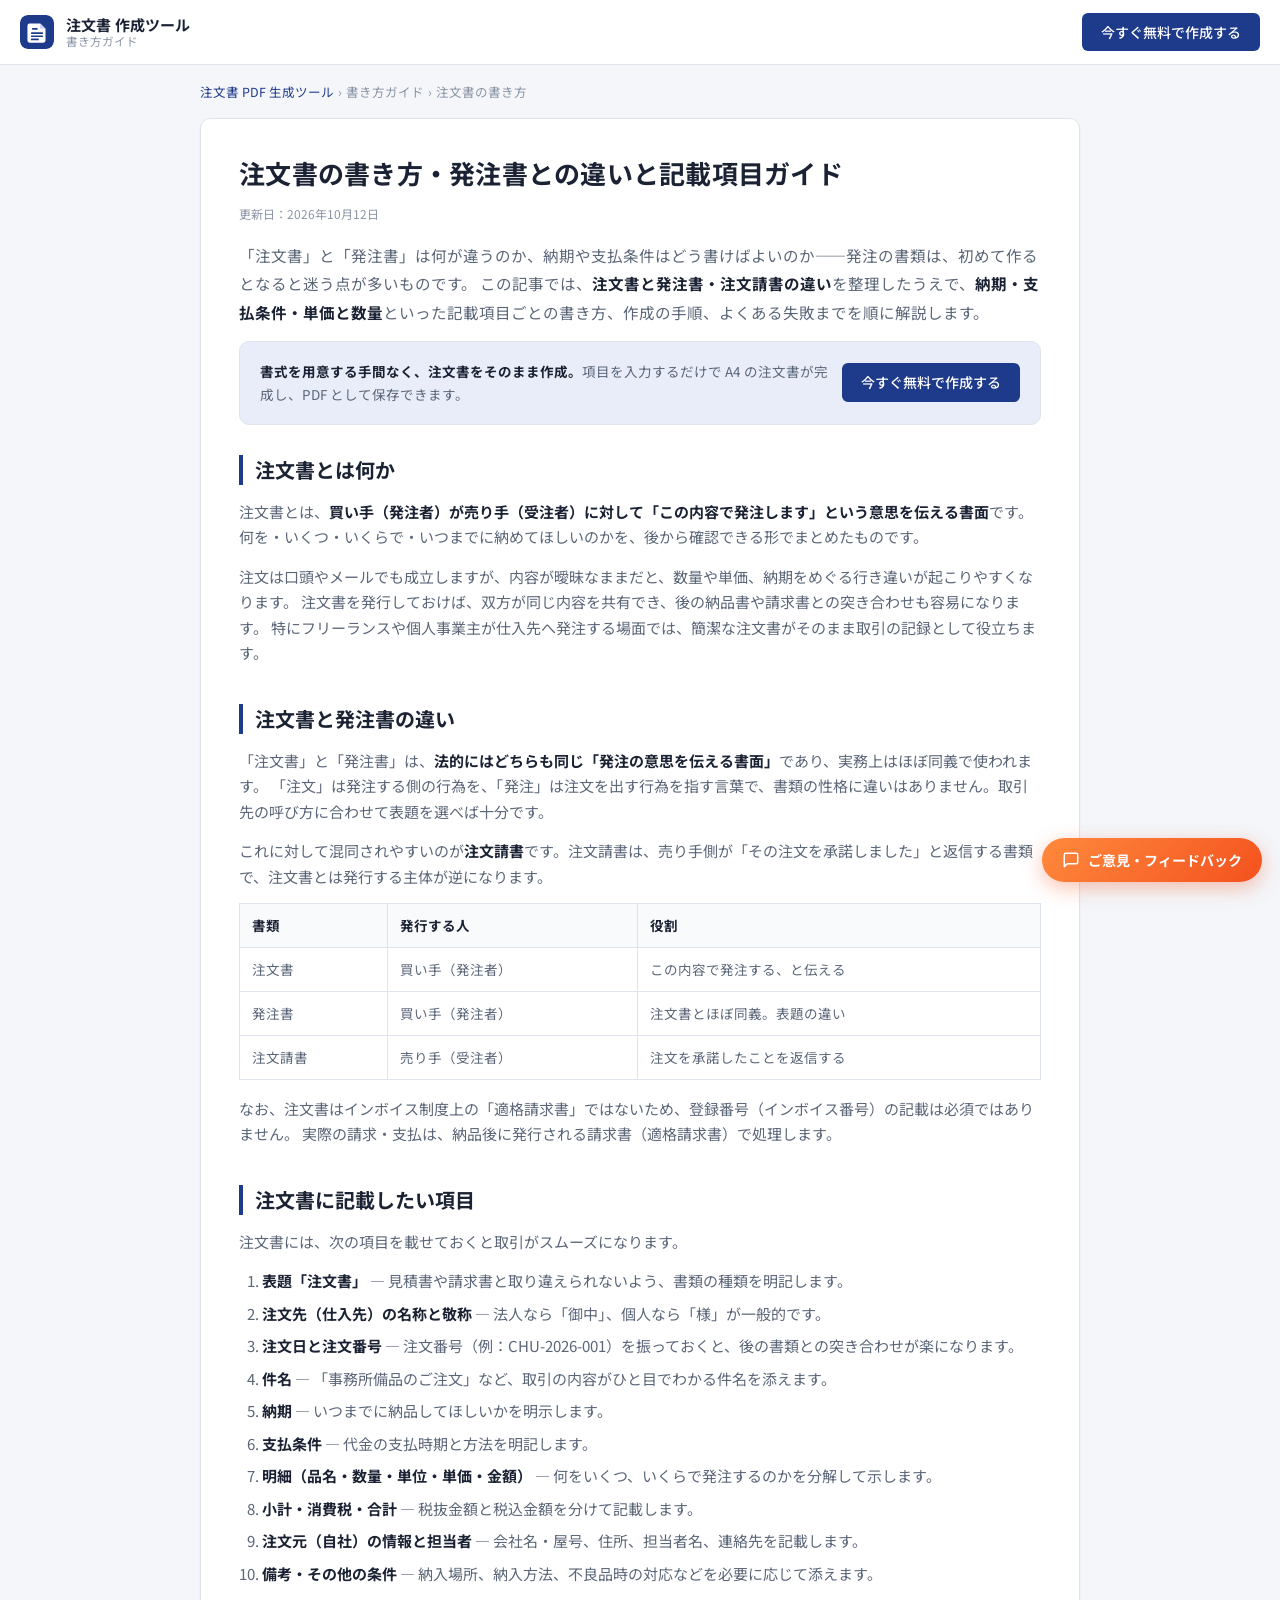
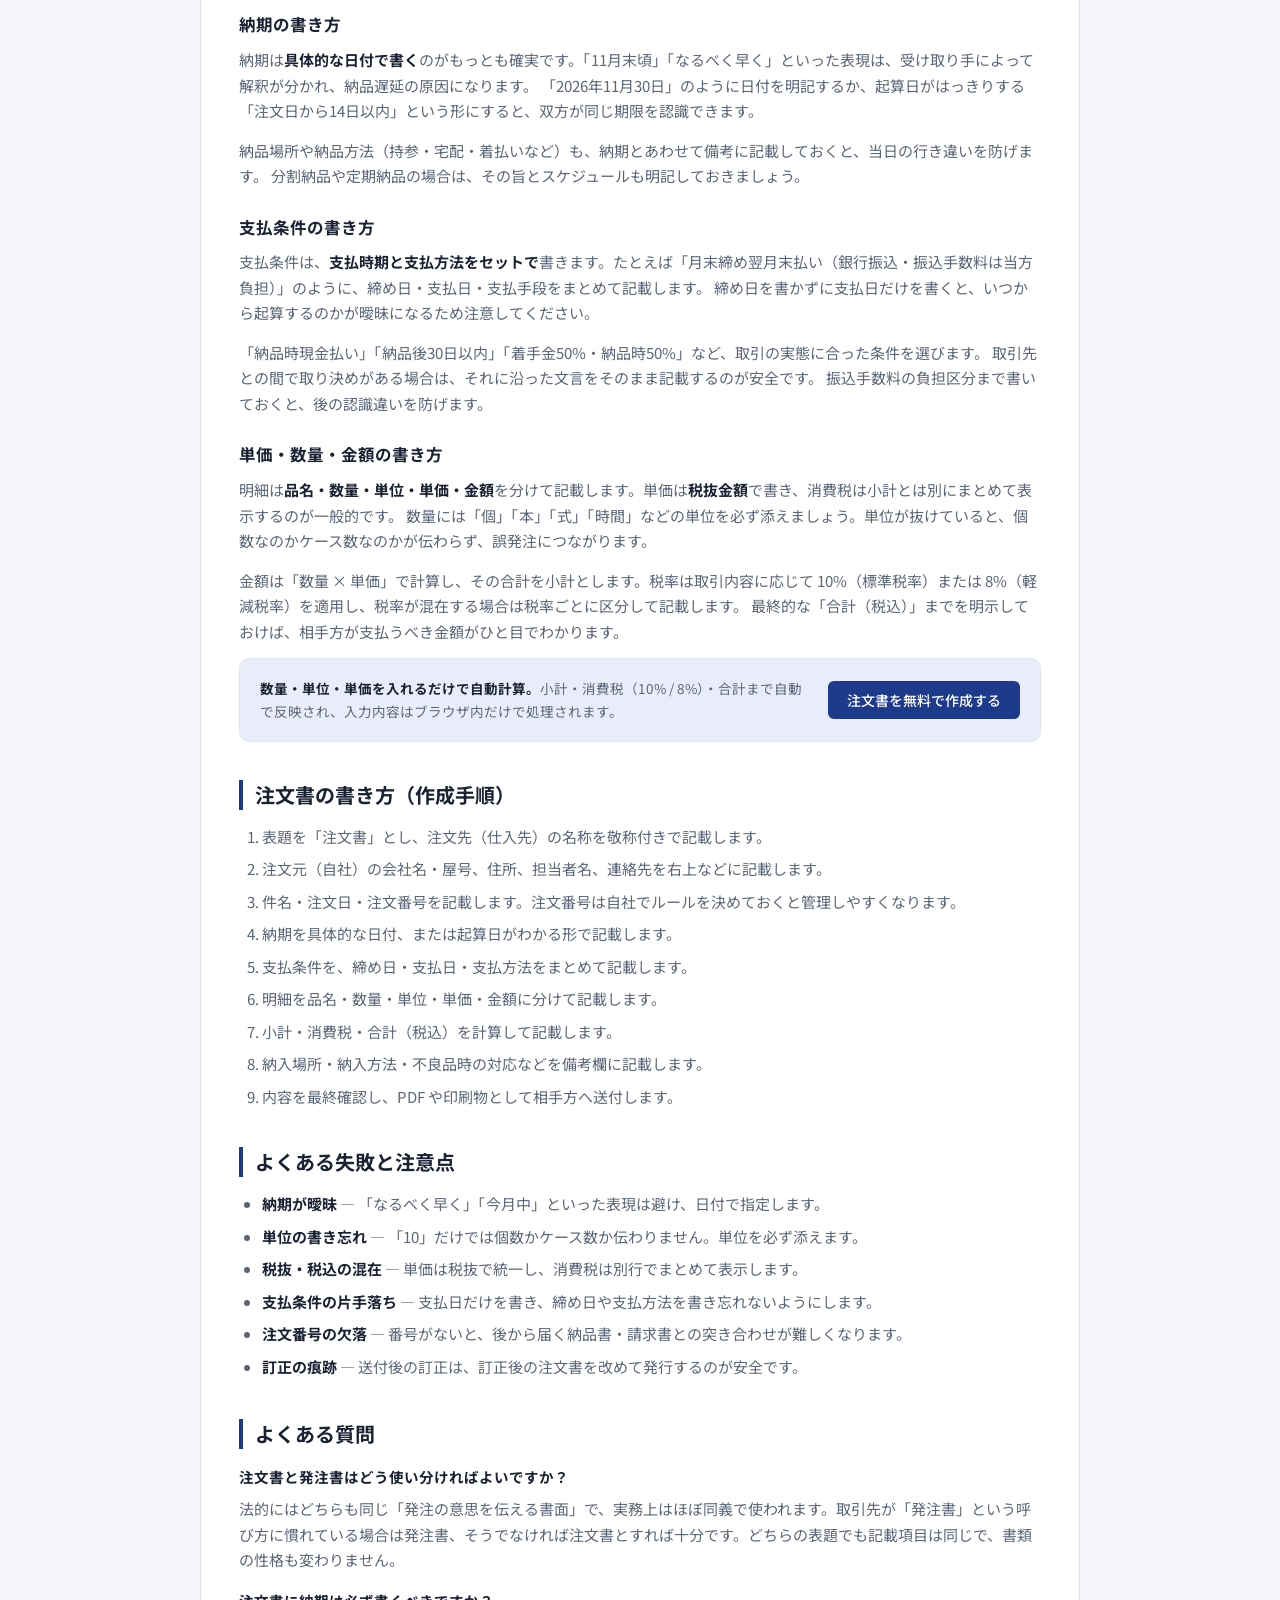
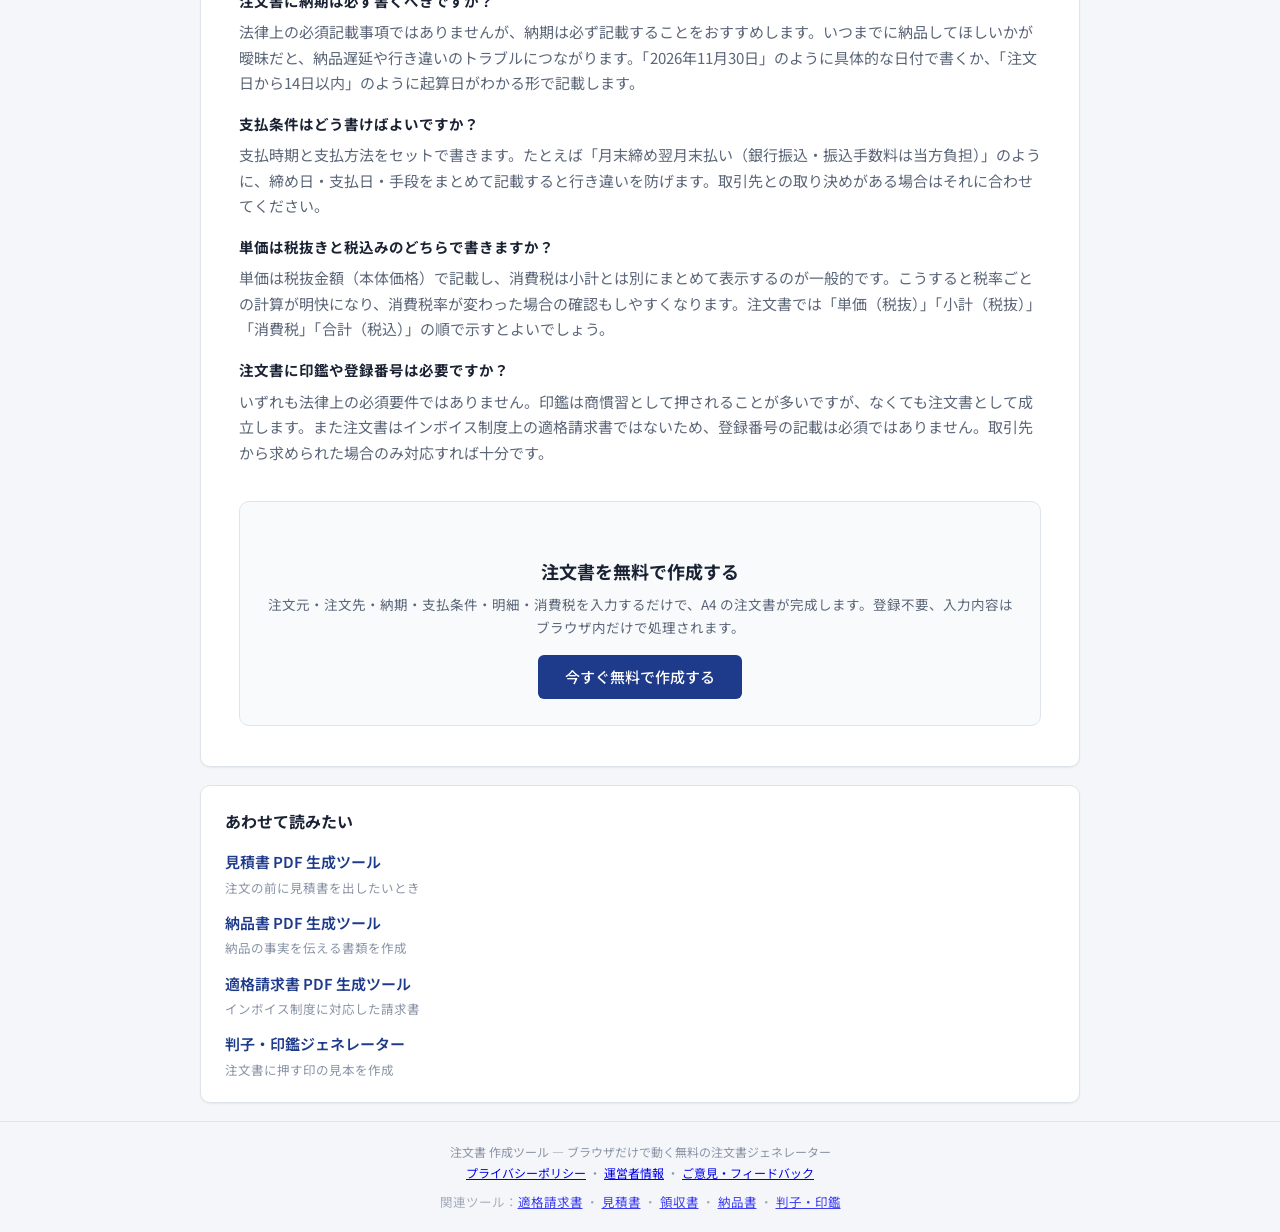
<file: kakikata.html>
<!DOCTYPE html>
<html lang="ja">
<head>
<meta charset="UTF-8">
<meta name="viewport" content="width=device-width, initial-scale=1">
<title>注文書の書き方・発注書との違いと記載項目ガイド｜注文書 PDF 生成ツール</title>
<meta name="description" content="注文書の書き方を項目ごとに解説。注文書と発注書・注文請書の違い、納期の書き方、支払条件の書き方、単価・数量・金額の記載方法、書き方の手順とよくある失敗までまとめました。無料ツールで注文書をそのまま作成できます。">
<meta name="keywords" content="注文書 書き方,発注書 違い,注文書 記載項目,納期 書き方,支払条件 書き方,注文請書,注文書 テンプレート">
<meta name="robots" content="index, follow">
<link rel="canonical" href="https://www.reveriel.com/chumonsho-pdf/kakikata.html">
<meta property="og:type" content="article">
<meta property="og:title" content="注文書の書き方・発注書との違いと記載項目ガイド">
<meta property="og:description" content="注文書と発注書の違い、納期・支払条件・単価と数量の書き方、記載項目をわかりやすく解説します。">
<meta property="og:locale" content="ja_JP">
<meta property="og:url" content="https://www.reveriel.com/chumonsho-pdf/kakikata.html">
<meta property="og:image" content="https://www.reveriel.com/chumonsho-pdf/og-image.png">
<meta property="og:image:width" content="1200">
<meta property="og:image:height" content="630">
<meta name="twitter:card" content="summary_large_image">
<meta name="twitter:image" content="https://www.reveriel.com/chumonsho-pdf/og-image.png">
<link rel="icon" href="data:image/svg+xml,%3Csvg xmlns='http://www.w3.org/2000/svg' viewBox='0 0 32 32'%3E%3Crect width='32' height='32' rx='7' fill='%231e3a8a'/%3E%3Cpath d='M9 8h10l5 5v11a2 2 0 0 1-2 2H9a2 2 0 0 1-2-2V10a2 2 0 0 1 2-2z' fill='%23ffffff'/%3E%3Cpath d='M19 8v5h5' fill='%23c7d2fe'/%3E%3Cg stroke='%231e3a8a' stroke-width='1.6' stroke-linecap='round'%3E%3Cpath d='M12 13h4M11 17h10M11 20h10M11 23h6'/%3E%3C/g%3E%3C/svg%3E">
<link rel="preconnect" href="https://fonts.googleapis.com">
<link rel="preconnect" href="https://fonts.gstatic.com" crossorigin>
<link href="https://fonts.googleapis.com/css2?family=Noto+Sans+JP:wght@400;500;700&display=swap" rel="stylesheet">
<link rel="stylesheet" href="style.css">
<link rel="stylesheet" href="guide.css">
<!-- Cloudflare Web Analytics --><script type='module' src='https://static.cloudflareinsights.com/beacon.min.js' data-cf-beacon='{"token": "6fc01bf3ac5e457ba1bd16b91e5b653e"}'></script><!-- End Cloudflare Web Analytics -->
<script type="application/ld+json">
{
  "@context": "https://schema.org",
  "@graph": [
    {
      "@type": "Article",
      "headline": "注文書の書き方・発注書との違いと記載項目ガイド",
      "description": "注文書と発注書・注文請書の違い、納期・支払条件・単価と数量の書き方、記載項目と作成手順を解説します。",
      "inLanguage": "ja",
      "datePublished": "2026-10-12",
      "dateModified": "2026-10-12",
      "author": { "@type": "Organization", "name": "注文書 PDF 生成ツール" },
      "publisher": { "@type": "Organization", "name": "注文書 PDF 生成ツール" },
      "mainEntityOfPage": { "@type": "WebPage", "@id": "https://www.reveriel.com/chumonsho-pdf/kakikata.html" },
      "image": "https://www.reveriel.com/chumonsho-pdf/og-image.png"
    },
    {
      "@type": "FAQPage",
      "mainEntity": [
        {
          "@type": "Question",
          "name": "注文書と発注書はどう使い分ければよいですか？",
          "acceptedAnswer": {
            "@type": "Answer",
            "text": "法的にはどちらも同じ「発注の意思を伝える書面」で、実務上はほぼ同義で使われます。取引先が「発注書」という呼び方に慣れている場合は発注書、そうでなければ注文書とすれば十分です。どちらの表題でも記載項目は同じで、書類の性格も変わりません。"
          }
        },
        {
          "@type": "Question",
          "name": "注文書に納期は必ず書くべきですか？",
          "acceptedAnswer": {
            "@type": "Answer",
            "text": "法律上の必須記載事項ではありませんが、納期は必ず記載することをおすすめします。いつまでに納品してほしいかが曖昧だと、納品遅延や行き違いのトラブルにつながります。「2026年11月30日」のように具体的な日付で書くか、「注文日から14日以内」のように起算日がわかる形で記載します。"
          }
        },
        {
          "@type": "Question",
          "name": "支払条件はどう書けばよいですか？",
          "acceptedAnswer": {
            "@type": "Answer",
            "text": "支払時期と支払方法をセットで書きます。たとえば「月末締め翌月末払い（銀行振込・振込手数料は当方負担）」のように、締め日・支払日・手段をまとめて記載すると行き違いを防げます。取引先との取り決めがある場合はそれに合わせてください。"
          }
        },
        {
          "@type": "Question",
          "name": "単価は税抜きと税込みのどちらで書きますか？",
          "acceptedAnswer": {
            "@type": "Answer",
            "text": "単価は税抜金額（本体価格）で記載し、消費税は小計とは別にまとめて表示するのが一般的です。こうすると税率ごとの計算が明快になり、消費税率が変わった場合の確認もしやすくなります。注文書では「単価（税抜）」「小計（税抜）」「消費税」「合計（税込）」の順で示すとよいでしょう。"
          }
        },
        {
          "@type": "Question",
          "name": "注文書に印鑑や登録番号は必要ですか？",
          "acceptedAnswer": {
            "@type": "Answer",
            "text": "いずれも法律上の必須要件ではありません。印鑑は商慣習として押されることが多いですが、なくても注文書として成立します。また注文書はインボイス制度上の適格請求書ではないため、登録番号の記載は必須ではありません。取引先から求められた場合のみ対応すれば十分です。"
          }
        }
      ]
    }
  ]
}
</script>
</head>
<body>

<header class="site-header no-print">
  <div class="wrap header-inner">
    <a class="brand" href="https://www.reveriel.com/chumonsho-pdf/" style="text-decoration:none;color:inherit;">
      <svg class="brand-mark" viewBox="0 0 32 32" aria-hidden="true">
        <rect width="32" height="32" rx="7" fill="currentColor"/>
        <path d="M9 8h10l5 5v11a2 2 0 0 1-2 2H9a2 2 0 0 1-2-2V10a2 2 0 0 1 2-2z" fill="#fff"/>
        <path d="M19 8v5h5" fill="#c7d2fe"/>
        <g stroke="currentColor" stroke-width="1.6" stroke-linecap="round">
          <path d="M12 13h4M11 17h10M11 20h10M11 23h6"/>
        </g>
      </svg>
      <div class="brand-text">
        <strong>注文書 作成ツール</strong>
        <span>書き方ガイド</span>
      </div>
    </a>
    <div class="header-actions">
      <a class="btn btn-primary" href="https://www.reveriel.com/chumonsho-pdf/">今すぐ無料で作成する</a>
    </div>
  </div>
</header>

<main class="wrap">
  <div class="guide-col">

    <nav class="breadcrumb no-print" aria-label="パンくず">
      <ol>
        <li><a href="https://www.reveriel.com/chumonsho-pdf/">注文書 PDF 生成ツール</a></li>
        <li>書き方ガイド</li>
        <li aria-current="page">注文書の書き方</li>
      </ol>
    </nav>

    <article class="guide">
      <h1>注文書の書き方・発注書との違いと記載項目ガイド</h1>
      <p class="guide-meta">更新日：2026年10月12日</p>
      <p class="guide-lead">
        「注文書」と「発注書」は何が違うのか、納期や支払条件はどう書けばよいのか——発注の書類は、初めて作るとなると迷う点が多いものです。
        この記事では、<strong>注文書と発注書・注文請書の違い</strong>を整理したうえで、<strong>納期・支払条件・単価と数量</strong>といった記載項目ごとの書き方、作成の手順、よくある失敗までを順に解説します。
      </p>

      <div class="guide-cta-box">
        <p><strong>書式を用意する手間なく、注文書をそのまま作成。</strong>項目を入力するだけで A4 の注文書が完成し、PDF として保存できます。</p>
        <a class="btn btn-primary" href="https://www.reveriel.com/chumonsho-pdf/">今すぐ無料で作成する</a>
      </div>

      <h2>注文書とは何か</h2>
      <p>
        注文書とは、<strong>買い手（発注者）が売り手（受注者）に対して「この内容で発注します」という意思を伝える書面</strong>です。
        何を・いくつ・いくらで・いつまでに納めてほしいのかを、後から確認できる形でまとめたものです。
      </p>
      <p>
        注文は口頭やメールでも成立しますが、内容が曖昧なままだと、数量や単価、納期をめぐる行き違いが起こりやすくなります。
        注文書を発行しておけば、双方が同じ内容を共有でき、後の納品書や請求書との突き合わせも容易になります。
        特にフリーランスや個人事業主が仕入先へ発注する場面では、簡潔な注文書がそのまま取引の記録として役立ちます。
      </p>

      <h2>注文書と発注書の違い</h2>
      <p>
        「注文書」と「発注書」は、<strong>法的にはどちらも同じ「発注の意思を伝える書面」</strong>であり、実務上はほぼ同義で使われます。
        「注文」は発注する側の行為を、「発注」は注文を出す行為を指す言葉で、書類の性格に違いはありません。取引先の呼び方に合わせて表題を選べば十分です。
      </p>
      <p>
        これに対して混同されやすいのが<strong>注文請書</strong>です。注文請書は、売り手側が「その注文を承諾しました」と返信する書類で、注文書とは発行する主体が逆になります。
      </p>
      <table class="guide-table">
        <thead>
          <tr>
            <th>書類</th>
            <th>発行する人</th>
            <th>役割</th>
          </tr>
        </thead>
        <tbody>
          <tr>
            <td>注文書</td>
            <td>買い手（発注者）</td>
            <td>この内容で発注する、と伝える</td>
          </tr>
          <tr>
            <td>発注書</td>
            <td>買い手（発注者）</td>
            <td>注文書とほぼ同義。表題の違い</td>
          </tr>
          <tr>
            <td>注文請書</td>
            <td>売り手（受注者）</td>
            <td>注文を承諾したことを返信する</td>
          </tr>
        </tbody>
      </table>
      <p>
        なお、注文書はインボイス制度上の「適格請求書」ではないため、登録番号（インボイス番号）の記載は必須ではありません。
        実際の請求・支払は、納品後に発行される請求書（適格請求書）で処理します。
      </p>

      <h2>注文書に記載したい項目</h2>
      <p>注文書には、次の項目を載せておくと取引がスムーズになります。</p>
      <ol>
        <li><strong>表題「注文書」</strong> — 見積書や請求書と取り違えられないよう、書類の種類を明記します。</li>
        <li><strong>注文先（仕入先）の名称と敬称</strong> — 法人なら「御中」、個人なら「様」が一般的です。</li>
        <li><strong>注文日と注文番号</strong> — 注文番号（例：CHU-2026-001）を振っておくと、後の書類との突き合わせが楽になります。</li>
        <li><strong>件名</strong> — 「事務所備品のご注文」など、取引の内容がひと目でわかる件名を添えます。</li>
        <li><strong>納期</strong> — いつまでに納品してほしいかを明示します。</li>
        <li><strong>支払条件</strong> — 代金の支払時期と方法を明記します。</li>
        <li><strong>明細（品名・数量・単位・単価・金額）</strong> — 何をいくつ、いくらで発注するのかを分解して示します。</li>
        <li><strong>小計・消費税・合計</strong> — 税抜金額と税込金額を分けて記載します。</li>
        <li><strong>注文元（自社）の情報と担当者</strong> — 会社名・屋号、住所、担当者名、連絡先を記載します。</li>
        <li><strong>備考・その他の条件</strong> — 納入場所、納入方法、不良品時の対応などを必要に応じて添えます。</li>
      </ol>

      <h3>納期の書き方</h3>
      <p>
        納期は<strong>具体的な日付で書く</strong>のがもっとも確実です。「11月末頃」「なるべく早く」といった表現は、受け取り手によって解釈が分かれ、納品遅延の原因になります。
        「2026年11月30日」のように日付を明記するか、起算日がはっきりする「注文日から14日以内」という形にすると、双方が同じ期限を認識できます。
      </p>
      <p>
        納品場所や納品方法（持参・宅配・着払いなど）も、納期とあわせて備考に記載しておくと、当日の行き違いを防げます。
        分割納品や定期納品の場合は、その旨とスケジュールも明記しておきましょう。
      </p>

      <h3>支払条件の書き方</h3>
      <p>
        支払条件は、<strong>支払時期と支払方法をセットで</strong>書きます。たとえば「月末締め翌月末払い（銀行振込・振込手数料は当方負担）」のように、締め日・支払日・支払手段をまとめて記載します。
        締め日を書かずに支払日だけを書くと、いつから起算するのかが曖昧になるため注意してください。
      </p>
      <p>
        「納品時現金払い」「納品後30日以内」「着手金50%・納品時50%」など、取引の実態に合った条件を選びます。
        取引先との間で取り決めがある場合は、それに沿った文言をそのまま記載するのが安全です。
        振込手数料の負担区分まで書いておくと、後の認識違いを防げます。
      </p>

      <h3>単価・数量・金額の書き方</h3>
      <p>
        明細は<strong>品名・数量・単位・単価・金額</strong>を分けて記載します。単価は<strong>税抜金額</strong>で書き、消費税は小計とは別にまとめて表示するのが一般的です。
        数量には「個」「本」「式」「時間」などの単位を必ず添えましょう。単位が抜けていると、個数なのかケース数なのかが伝わらず、誤発注につながります。
      </p>
      <p>
        金額は「数量 × 単価」で計算し、その合計を小計とします。税率は取引内容に応じて 10%（標準税率）または 8%（軽減税率）を適用し、税率が混在する場合は税率ごとに区分して記載します。
        最終的な「合計（税込）」までを明示しておけば、相手方が支払うべき金額がひと目でわかります。
      </p>

      <div class="guide-cta-box">
        <p><strong>数量・単位・単価を入れるだけで自動計算。</strong>小計・消費税（10% / 8%）・合計まで自動で反映され、入力内容はブラウザ内だけで処理されます。</p>
        <a class="btn btn-primary" href="https://www.reveriel.com/chumonsho-pdf/">注文書を無料で作成する</a>
      </div>

      <h2>注文書の書き方（作成手順）</h2>
      <ol>
        <li>表題を「注文書」とし、注文先（仕入先）の名称を敬称付きで記載します。</li>
        <li>注文元（自社）の会社名・屋号、住所、担当者名、連絡先を右上などに記載します。</li>
        <li>件名・注文日・注文番号を記載します。注文番号は自社でルールを決めておくと管理しやすくなります。</li>
        <li>納期を具体的な日付、または起算日がわかる形で記載します。</li>
        <li>支払条件を、締め日・支払日・支払方法をまとめて記載します。</li>
        <li>明細を品名・数量・単位・単価・金額に分けて記載します。</li>
        <li>小計・消費税・合計（税込）を計算して記載します。</li>
        <li>納入場所・納入方法・不良品時の対応などを備考欄に記載します。</li>
        <li>内容を最終確認し、PDF や印刷物として相手方へ送付します。</li>
      </ol>

      <h2>よくある失敗と注意点</h2>
      <ul>
        <li><strong>納期が曖昧</strong> — 「なるべく早く」「今月中」といった表現は避け、日付で指定します。</li>
        <li><strong>単位の書き忘れ</strong> — 「10」だけでは個数かケース数か伝わりません。単位を必ず添えます。</li>
        <li><strong>税抜・税込の混在</strong> — 単価は税抜で統一し、消費税は別行でまとめて表示します。</li>
        <li><strong>支払条件の片手落ち</strong> — 支払日だけを書き、締め日や支払方法を書き忘れないようにします。</li>
        <li><strong>注文番号の欠落</strong> — 番号がないと、後から届く納品書・請求書との突き合わせが難しくなります。</li>
        <li><strong>訂正の痕跡</strong> — 送付後の訂正は、訂正後の注文書を改めて発行するのが安全です。</li>
      </ul>

      <section class="guide-faq" aria-labelledby="faqTitle">
        <h2 id="faqTitle">よくある質問</h2>
        <dl>
          <dt>注文書と発注書はどう使い分ければよいですか？</dt>
          <dd>法的にはどちらも同じ「発注の意思を伝える書面」で、実務上はほぼ同義で使われます。取引先が「発注書」という呼び方に慣れている場合は発注書、そうでなければ注文書とすれば十分です。どちらの表題でも記載項目は同じで、書類の性格も変わりません。</dd>

          <dt>注文書に納期は必ず書くべきですか？</dt>
          <dd>法律上の必須記載事項ではありませんが、納期は必ず記載することをおすすめします。いつまでに納品してほしいかが曖昧だと、納品遅延や行き違いのトラブルにつながります。「2026年11月30日」のように具体的な日付で書くか、「注文日から14日以内」のように起算日がわかる形で記載します。</dd>

          <dt>支払条件はどう書けばよいですか？</dt>
          <dd>支払時期と支払方法をセットで書きます。たとえば「月末締め翌月末払い（銀行振込・振込手数料は当方負担）」のように、締め日・支払日・手段をまとめて記載すると行き違いを防げます。取引先との取り決めがある場合はそれに合わせてください。</dd>

          <dt>単価は税抜きと税込みのどちらで書きますか？</dt>
          <dd>単価は税抜金額（本体価格）で記載し、消費税は小計とは別にまとめて表示するのが一般的です。こうすると税率ごとの計算が明快になり、消費税率が変わった場合の確認もしやすくなります。注文書では「単価（税抜）」「小計（税抜）」「消費税」「合計（税込）」の順で示すとよいでしょう。</dd>

          <dt>注文書に印鑑や登録番号は必要ですか？</dt>
          <dd>いずれも法律上の必須要件ではありません。印鑑は商慣習として押されることが多いですが、なくても注文書として成立します。また注文書はインボイス制度上の適格請求書ではないため、登録番号の記載は必須ではありません。取引先から求められた場合のみ対応すれば十分です。</dd>
        </dl>
      </section>

      <div class="guide-cta-foot">
        <h2>注文書を無料で作成する</h2>
        <p>注文元・注文先・納期・支払条件・明細・消費税を入力するだけで、A4 の注文書が完成します。登録不要、入力内容はブラウザ内だけで処理されます。</p>
        <a class="btn btn-primary" href="https://www.reveriel.com/chumonsho-pdf/">今すぐ無料で作成する</a>
      </div>
    </article>

    <section class="guide-related no-print" aria-labelledby="relTitle">
      <h2 id="relTitle">あわせて読みたい</h2>
      <ul>
        <li><a href="https://www.reveriel.com/mitsumori-pdf/">見積書 PDF 生成ツール<span class="rel-desc">注文の前に見積書を出したいとき</span></a></li>
        <li><a href="https://www.reveriel.com/nohinsho-pdf/">納品書 PDF 生成ツール<span class="rel-desc">納品の事実を伝える書類を作成</span></a></li>
        <li><a href="https://www.reveriel.com/japan-invoice-pdf/">適格請求書 PDF 生成ツール<span class="rel-desc">インボイス制度に対応した請求書</span></a></li>
        <li><a href="https://www.reveriel.com/hanko-generator/">判子・印鑑ジェネレーター<span class="rel-desc">注文書に押す印の見本を作成</span></a></li>
      </ul>
    </section>

  </div>
</main>

<footer class="site-footer no-print">
  <div class="wrap">
    <p>注文書 作成ツール — ブラウザだけで動く無料の注文書ジェネレーター</p>
    <p><a href="privacy.html">プライバシーポリシー</a> ・ <a href="company.html">運営者情報</a> ・ <a href="https://docs.google.com/forms/d/e/1FAIpQLSfHGUfgAlViT3TFiVtJi_EpJ4ioUpd9oGyaJ7rehEV-gBH_PA/viewform?usp=pp_url&amp;entry.1745177199=%E6%B3%A8%E6%96%87%E6%9B%B8" target="_blank" rel="noopener">ご意見・フィードバック</a></p>
    <p style="margin-top:8px;font-size:12.5px;opacity:.75;">関連ツール：<a href="https://www.reveriel.com/japan-invoice-pdf/">適格請求書</a> ・ <a href="https://www.reveriel.com/mitsumori-pdf/">見積書</a> ・ <a href="https://www.reveriel.com/ryoshusho-pdf/">領収書</a> ・ <a href="https://www.reveriel.com/nohinsho-pdf/">納品書</a> ・ <a href="https://www.reveriel.com/hanko-generator/">判子・印鑑</a></p>
  </div>
</footer>

<!-- フィードバックFAB（右下固定・常時表示） -->
<a href="https://docs.google.com/forms/d/e/1FAIpQLSfHGUfgAlViT3TFiVtJi_EpJ4ioUpd9oGyaJ7rehEV-gBH_PA/viewform?usp=pp_url&amp;entry.1745177199=%E6%B3%A8%E6%96%87%E6%9B%B8" target="_blank" rel="noopener" class="feedback-fab" aria-label="ご意見・フィードバックを送る">
  <svg viewBox="0 0 24 24" fill="none" stroke="currentColor" stroke-width="2" stroke-linecap="round" stroke-linejoin="round" aria-hidden="true"><path d="M21 15a2 2 0 0 1-2 2H7l-4 4V5a2 2 0 0 1 2-2h14a2 2 0 0 1 2 2z"/></svg>
  <span>ご意見・フィードバック</span>
</a>
</body>
</html>
</file>
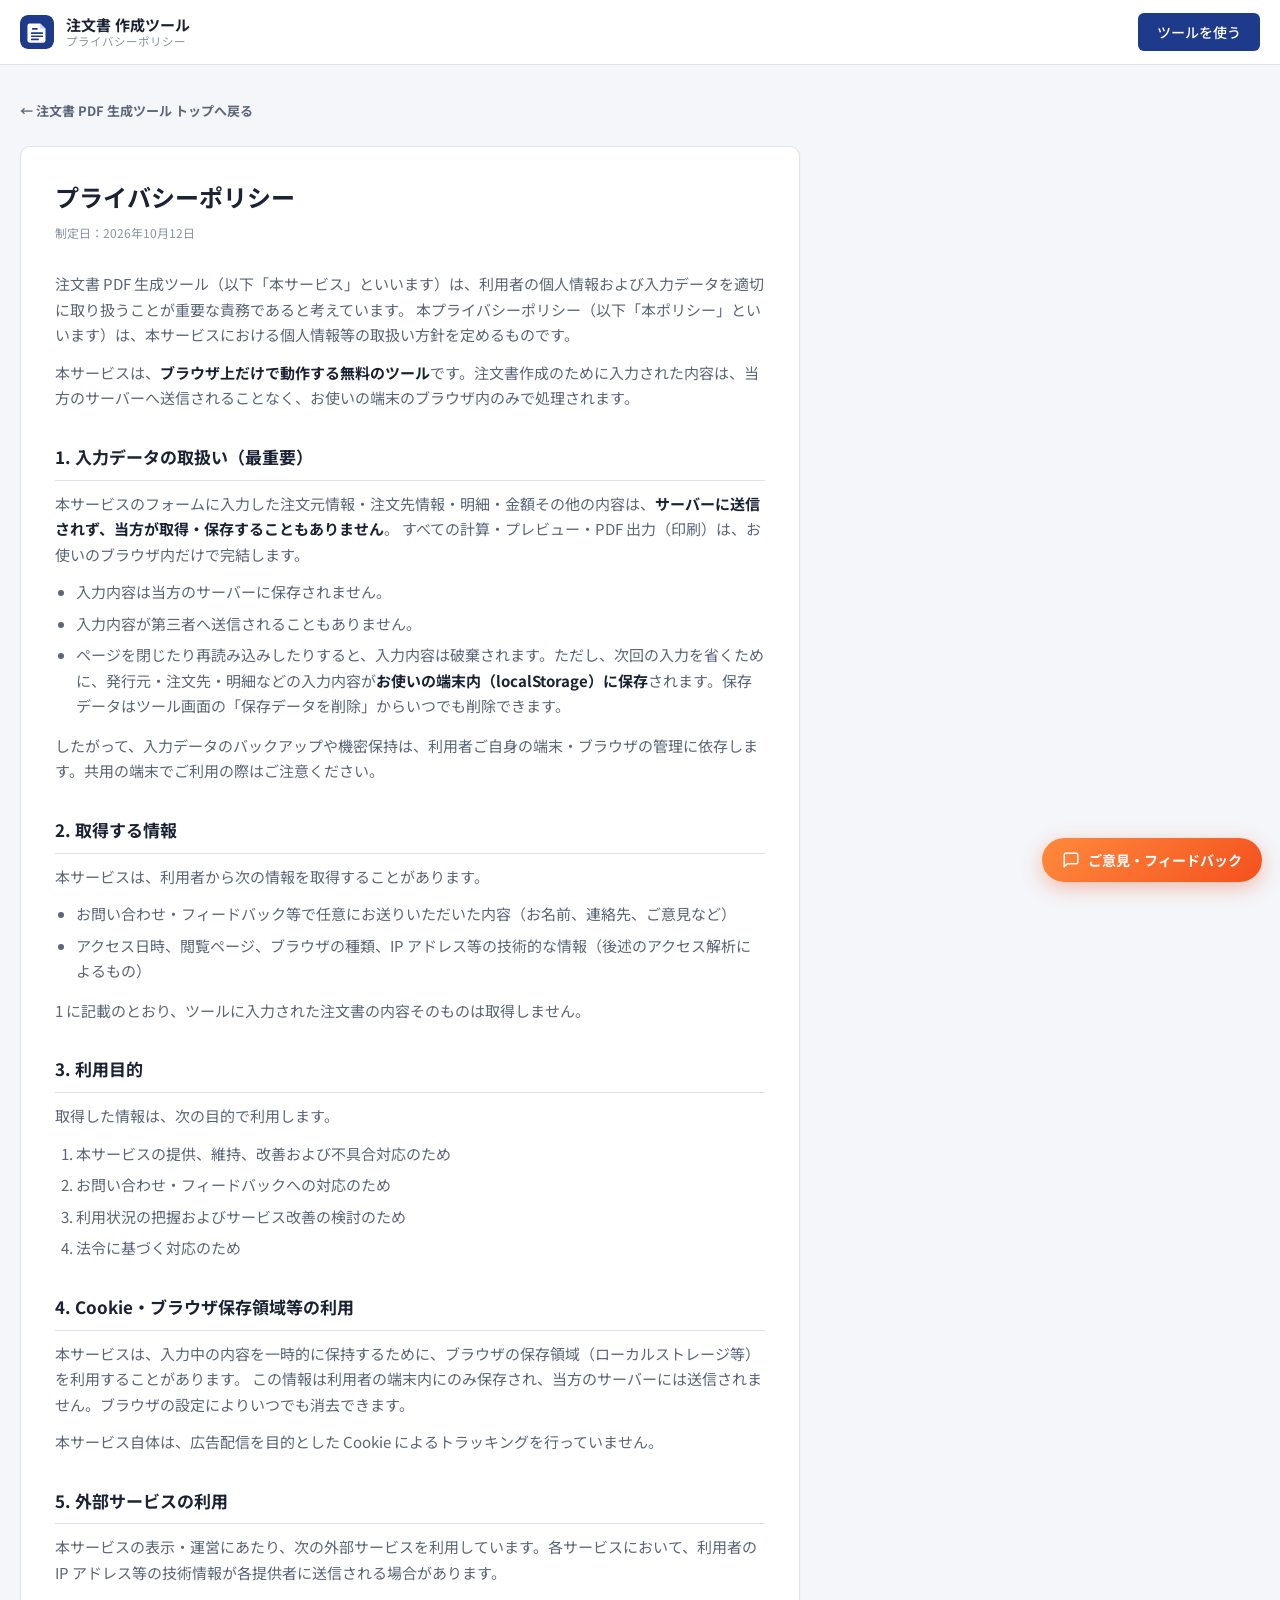
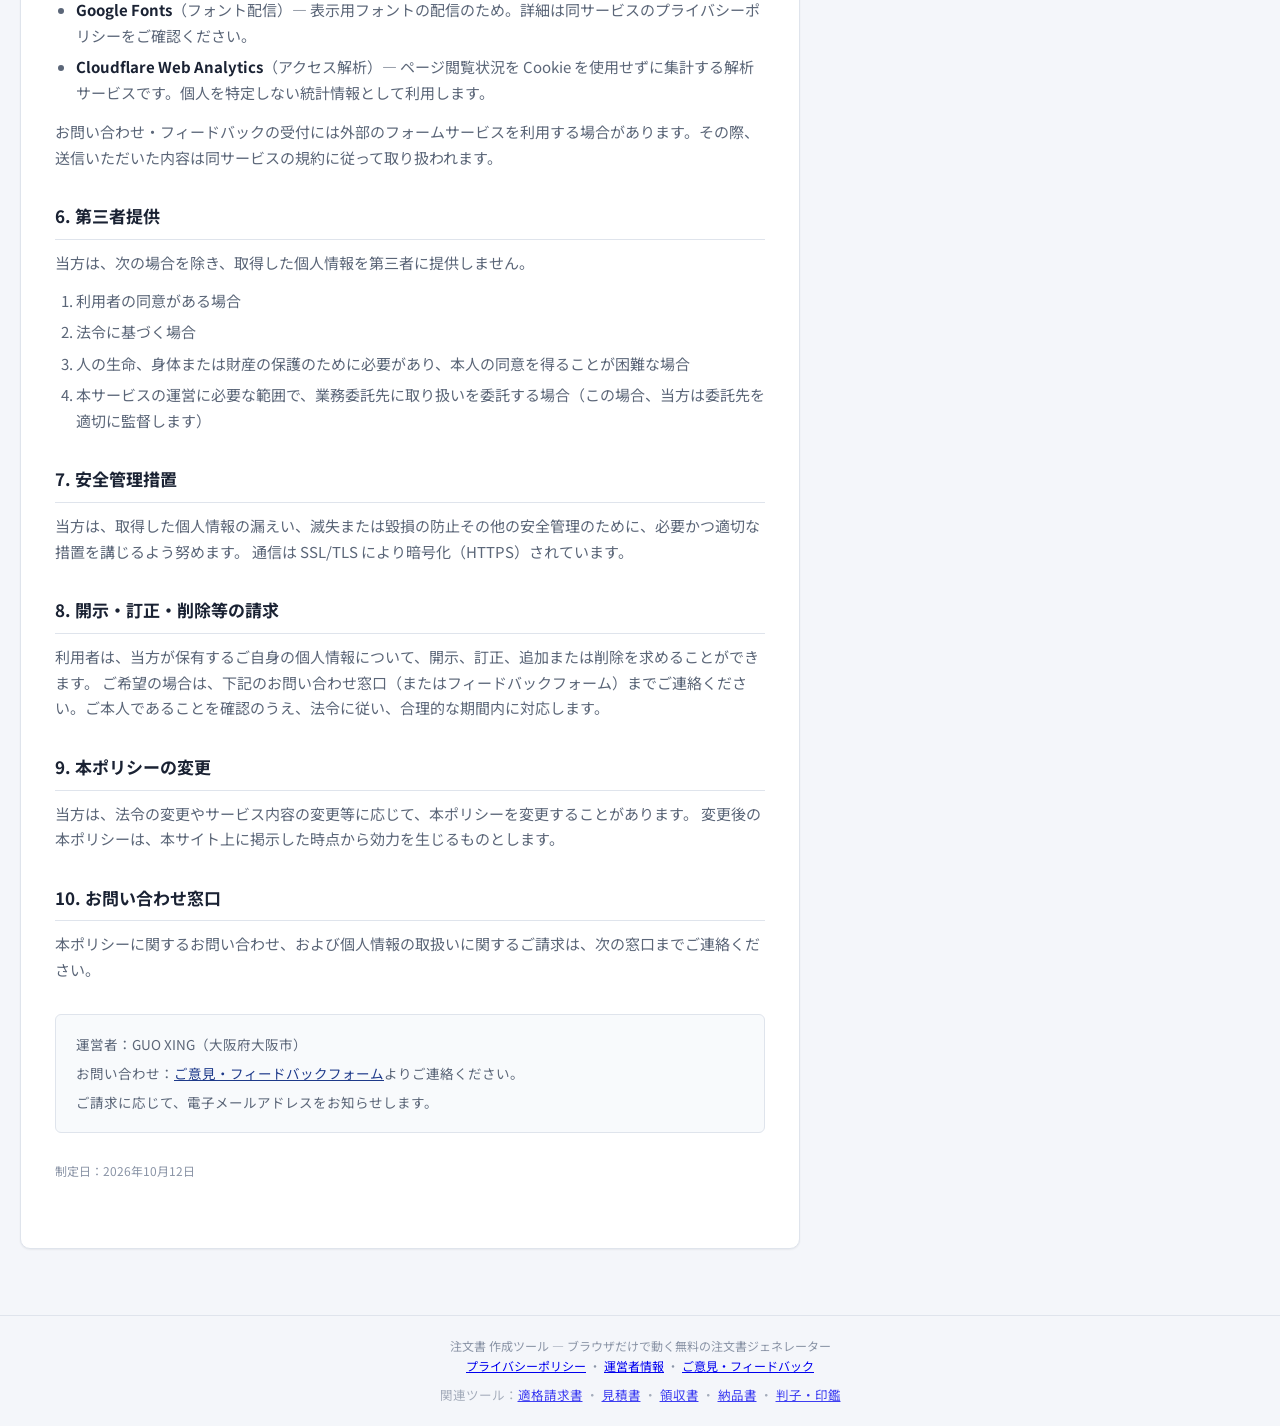
<file: privacy.html>
<!DOCTYPE html>
<html lang="ja">
<head>
<meta charset="UTF-8">
<meta name="viewport" content="width=device-width, initial-scale=1">
<title>プライバシーポリシー｜注文書 PDF 生成ツール</title>
<meta name="description" content="注文書 PDF 生成ツールにおける個人情報の取扱い方針（プライバシーポリシー）です。入力内容はブラウザ内のみで処理され、サーバーへ送信されません。取得する情報、利用目的、外部サービスの利用等について定めます。">
<meta name="robots" content="index, follow">
<link rel="canonical" href="https://www.reveriel.com/chumonsho-pdf/privacy.html">
<meta property="og:type" content="article">
<meta property="og:title" content="プライバシーポリシー｜注文書 PDF 生成ツール">
<meta property="og:description" content="注文書 PDF 生成ツールにおける個人情報の取扱い方針です。入力内容はブラウザ内のみで処理されます。">
<meta property="og:locale" content="ja_JP">
<meta property="og:url" content="https://www.reveriel.com/chumonsho-pdf/privacy.html">
<meta property="og:image" content="https://www.reveriel.com/chumonsho-pdf/og-image.png">
<meta name="twitter:card" content="summary_large_image">
<meta name="twitter:image" content="https://www.reveriel.com/chumonsho-pdf/og-image.png">
<link rel="icon" href="data:image/svg+xml,%3Csvg xmlns='http://www.w3.org/2000/svg' viewBox='0 0 32 32'%3E%3Crect width='32' height='32' rx='7' fill='%231e3a8a'/%3E%3Cpath d='M9 8h10l5 5v11a2 2 0 0 1-2 2H9a2 2 0 0 1-2-2V10a2 2 0 0 1 2-2z' fill='%23ffffff'/%3E%3Cpath d='M19 8v5h5' fill='%23c7d2fe'/%3E%3Cg stroke='%231e3a8a' stroke-width='1.6' stroke-linecap='round'%3E%3Cpath d='M12 13h4M11 17h10M11 20h10M11 23h6'/%3E%3C/g%3E%3C/svg%3E">
<link rel="preconnect" href="https://fonts.googleapis.com">
<link rel="preconnect" href="https://fonts.gstatic.com" crossorigin>
<link href="https://fonts.googleapis.com/css2?family=Noto+Sans+JP:wght@400;500;700&display=swap" rel="stylesheet">
<link rel="stylesheet" href="style.css">
<link rel="stylesheet" href="guide.css">
<!-- Cloudflare Web Analytics --><script type='module' src='https://static.cloudflareinsights.com/beacon.min.js' data-cf-beacon='{"token": "6fc01bf3ac5e457ba1bd16b91e5b653e"}'></script><!-- End Cloudflare Web Analytics -->
</head>
<body>

<header class="site-header no-print">
  <div class="wrap header-inner">
    <a class="brand" href="https://www.reveriel.com/chumonsho-pdf/" style="text-decoration:none;color:inherit;">
      <svg class="brand-mark" viewBox="0 0 32 32" aria-hidden="true">
        <rect width="32" height="32" rx="7" fill="currentColor"/>
        <path d="M9 8h10l5 5v11a2 2 0 0 1-2 2H9a2 2 0 0 1-2-2V10a2 2 0 0 1 2-2z" fill="#fff"/>
        <path d="M19 8v5h5" fill="#c7d2fe"/>
        <g stroke="currentColor" stroke-width="1.6" stroke-linecap="round">
          <path d="M12 13h4M11 17h10M11 20h10M11 23h6"/>
        </g>
      </svg>
      <div class="brand-text">
        <strong>注文書 作成ツール</strong>
        <span>プライバシーポリシー</span>
      </div>
    </a>
    <div class="header-actions">
      <a class="btn btn-primary" href="https://www.reveriel.com/chumonsho-pdf/">ツールを使う</a>
    </div>
  </div>
</header>

<main id="main">
  <section class="legal-page">
    <div class="wrap">
      <a class="legal-back" href="https://www.reveriel.com/chumonsho-pdf/">← 注文書 PDF 生成ツール トップへ戻る</a>

      <article class="legal">
        <h1>プライバシーポリシー</h1>
        <p class="legal-meta">制定日：2026年10月12日</p>

        <p>
          注文書 PDF 生成ツール（以下「本サービス」といいます）は、利用者の個人情報および入力データを適切に取り扱うことが重要な責務であると考えています。
          本プライバシーポリシー（以下「本ポリシー」といいます）は、本サービスにおける個人情報等の取扱い方針を定めるものです。
        </p>
        <p>
          本サービスは、<strong>ブラウザ上だけで動作する無料のツール</strong>です。注文書作成のために入力された内容は、当方のサーバーへ送信されることなく、お使いの端末のブラウザ内のみで処理されます。
        </p>

        <h2>1. 入力データの取扱い（最重要）</h2>
        <p>
          本サービスのフォームに入力した注文元情報・注文先情報・明細・金額その他の内容は、<strong>サーバーに送信されず、当方が取得・保存することもありません</strong>。
          すべての計算・プレビュー・PDF 出力（印刷）は、お使いのブラウザ内だけで完結します。
        </p>
        <ul>
          <li>入力内容は当方のサーバーに保存されません。</li>
          <li>入力内容が第三者へ送信されることもありません。</li>
          <li>ページを閉じたり再読み込みしたりすると、入力内容は破棄されます。ただし、次回の入力を省くために、発行元・注文先・明細などの入力内容が<strong>お使いの端末内（localStorage）に保存</strong>されます。保存データはツール画面の「保存データを削除」からいつでも削除できます。</li>
        </ul>
        <p>
          したがって、入力データのバックアップや機密保持は、利用者ご自身の端末・ブラウザの管理に依存します。共用の端末でご利用の際はご注意ください。
        </p>

        <h2>2. 取得する情報</h2>
        <p>本サービスは、利用者から次の情報を取得することがあります。</p>
        <ul>
          <li>お問い合わせ・フィードバック等で任意にお送りいただいた内容（お名前、連絡先、ご意見など）</li>
          <li>アクセス日時、閲覧ページ、ブラウザの種類、IP アドレス等の技術的な情報（後述のアクセス解析によるもの）</li>
        </ul>
        <p>1 に記載のとおり、ツールに入力された注文書の内容そのものは取得しません。</p>

        <h2>3. 利用目的</h2>
        <p>取得した情報は、次の目的で利用します。</p>
        <ol>
          <li>本サービスの提供、維持、改善および不具合対応のため</li>
          <li>お問い合わせ・フィードバックへの対応のため</li>
          <li>利用状況の把握およびサービス改善の検討のため</li>
          <li>法令に基づく対応のため</li>
        </ol>

        <h2>4. Cookie・ブラウザ保存領域等の利用</h2>
        <p>
          本サービスは、入力中の内容を一時的に保持するために、ブラウザの保存領域（ローカルストレージ等）を利用することがあります。
          この情報は利用者の端末内にのみ保存され、当方のサーバーには送信されません。ブラウザの設定によりいつでも消去できます。
        </p>
        <p>本サービス自体は、広告配信を目的とした Cookie によるトラッキングを行っていません。</p>

        <h2>5. 外部サービスの利用</h2>
        <p>本サービスの表示・運営にあたり、次の外部サービスを利用しています。各サービスにおいて、利用者の IP アドレス等の技術情報が各提供者に送信される場合があります。</p>
        <ul>
          <li><strong>Google Fonts</strong>（フォント配信）— 表示用フォントの配信のため。詳細は同サービスのプライバシーポリシーをご確認ください。</li>
          <li><strong>Cloudflare Web Analytics</strong>（アクセス解析）— ページ閲覧状況を Cookie を使用せずに集計する解析サービスです。個人を特定しない統計情報として利用します。</li>
        </ul>
        <p>
          お問い合わせ・フィードバックの受付には外部のフォームサービスを利用する場合があります。その際、送信いただいた内容は同サービスの規約に従って取り扱われます。
        </p>

        <h2>6. 第三者提供</h2>
        <p>当方は、次の場合を除き、取得した個人情報を第三者に提供しません。</p>
        <ol>
          <li>利用者の同意がある場合</li>
          <li>法令に基づく場合</li>
          <li>人の生命、身体または財産の保護のために必要があり、本人の同意を得ることが困難な場合</li>
          <li>本サービスの運営に必要な範囲で、業務委託先に取り扱いを委託する場合（この場合、当方は委託先を適切に監督します）</li>
        </ol>

        <h2>7. 安全管理措置</h2>
        <p>
          当方は、取得した個人情報の漏えい、滅失または毀損の防止その他の安全管理のために、必要かつ適切な措置を講じるよう努めます。
          通信は SSL/TLS により暗号化（HTTPS）されています。
        </p>

        <h2>8. 開示・訂正・削除等の請求</h2>
        <p>
          利用者は、当方が保有するご自身の個人情報について、開示、訂正、追加または削除を求めることができます。
          ご希望の場合は、下記のお問い合わせ窓口（またはフィードバックフォーム）までご連絡ください。ご本人であることを確認のうえ、法令に従い、合理的な期間内に対応します。
        </p>

        <h2>9. 本ポリシーの変更</h2>
        <p>
          当方は、法令の変更やサービス内容の変更等に応じて、本ポリシーを変更することがあります。
          変更後の本ポリシーは、本サイト上に掲示した時点から効力を生じるものとします。
        </p>

        <h2>10. お問い合わせ窓口</h2>
        <p>本ポリシーに関するお問い合わせ、および個人情報の取扱いに関するご請求は、次の窓口までご連絡ください。</p>
        <div class="legal-contact">
          <p>運営者：GUO XING（大阪府大阪市）</p>
          <p>お問い合わせ：<a href="https://docs.google.com/forms/d/e/1FAIpQLSfHGUfgAlViT3TFiVtJi_EpJ4ioUpd9oGyaJ7rehEV-gBH_PA/viewform?usp=pp_url&amp;entry.1745177199=%E6%B3%A8%E6%96%87%E6%9B%B8" target="_blank" rel="noopener">ご意見・フィードバックフォーム</a>よりご連絡ください。</p>
          <p>ご請求に応じて、電子メールアドレスをお知らせします。</p>
        </div>

        <p class="legal-meta" style="margin-top:28px;">制定日：2026年10月12日</p>
      </article>
    </div>
  </section>
</main>

<footer class="site-footer no-print">
  <div class="wrap">
    <p>注文書 作成ツール — ブラウザだけで動く無料の注文書ジェネレーター</p>
    <p><a href="privacy.html">プライバシーポリシー</a> ・ <a href="company.html">運営者情報</a> ・ <a href="https://docs.google.com/forms/d/e/1FAIpQLSfHGUfgAlViT3TFiVtJi_EpJ4ioUpd9oGyaJ7rehEV-gBH_PA/viewform?usp=pp_url&amp;entry.1745177199=%E6%B3%A8%E6%96%87%E6%9B%B8" target="_blank" rel="noopener">ご意見・フィードバック</a></p>
    <p style="margin-top:8px;font-size:12.5px;opacity:.75;">関連ツール：<a href="https://www.reveriel.com/japan-invoice-pdf/">適格請求書</a> ・ <a href="https://www.reveriel.com/mitsumori-pdf/">見積書</a> ・ <a href="https://www.reveriel.com/ryoshusho-pdf/">領収書</a> ・ <a href="https://www.reveriel.com/nohinsho-pdf/">納品書</a> ・ <a href="https://www.reveriel.com/hanko-generator/">判子・印鑑</a></p>
  </div>
</footer>

<!-- フィードバックFAB（右下固定・常時表示） -->
<a href="https://docs.google.com/forms/d/e/1FAIpQLSfHGUfgAlViT3TFiVtJi_EpJ4ioUpd9oGyaJ7rehEV-gBH_PA/viewform?usp=pp_url&amp;entry.1745177199=%E6%B3%A8%E6%96%87%E6%9B%B8" target="_blank" rel="noopener" class="feedback-fab" aria-label="ご意見・フィードバックを送る">
  <svg viewBox="0 0 24 24" fill="none" stroke="currentColor" stroke-width="2" stroke-linecap="round" stroke-linejoin="round" aria-hidden="true"><path d="M21 15a2 2 0 0 1-2 2H7l-4 4V5a2 2 0 0 1 2-2h14a2 2 0 0 1 2 2z"/></svg>
  <span>ご意見・フィードバック</span>
</a>
</body>
</html>
</file>
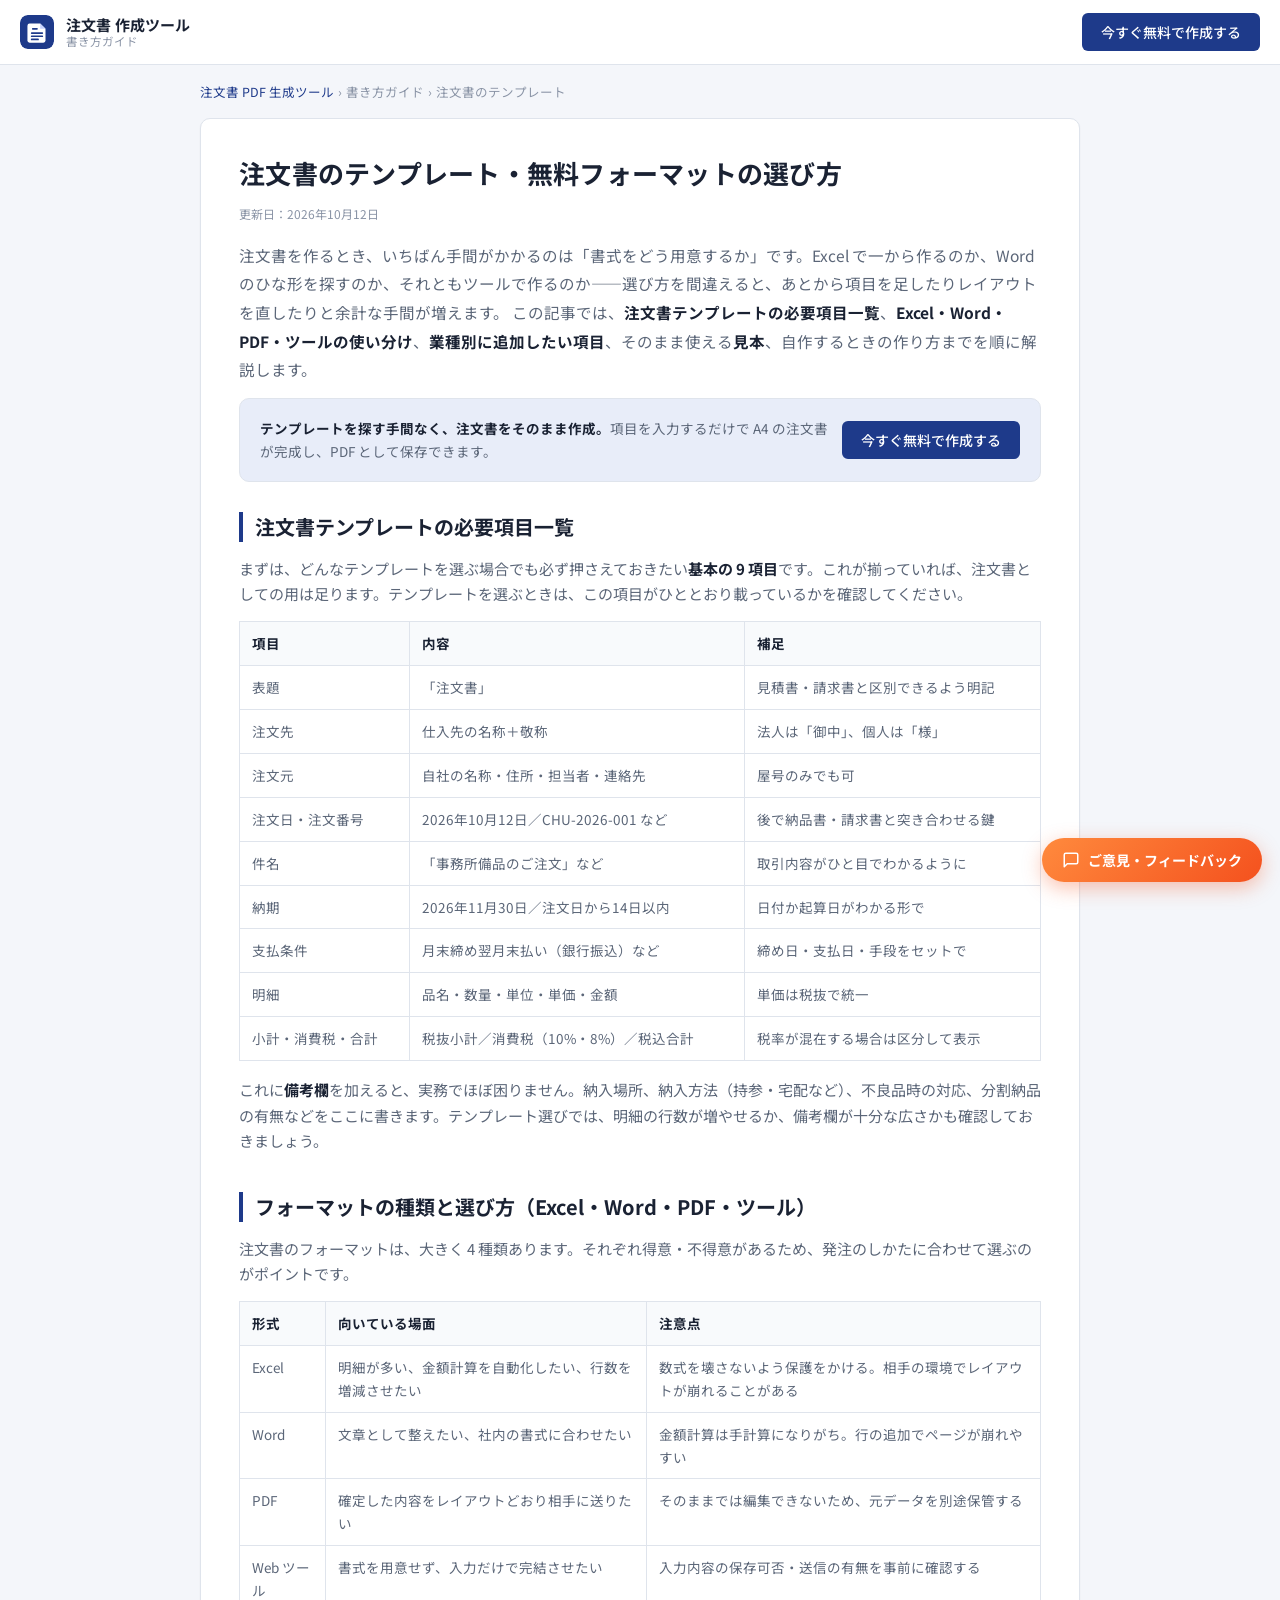
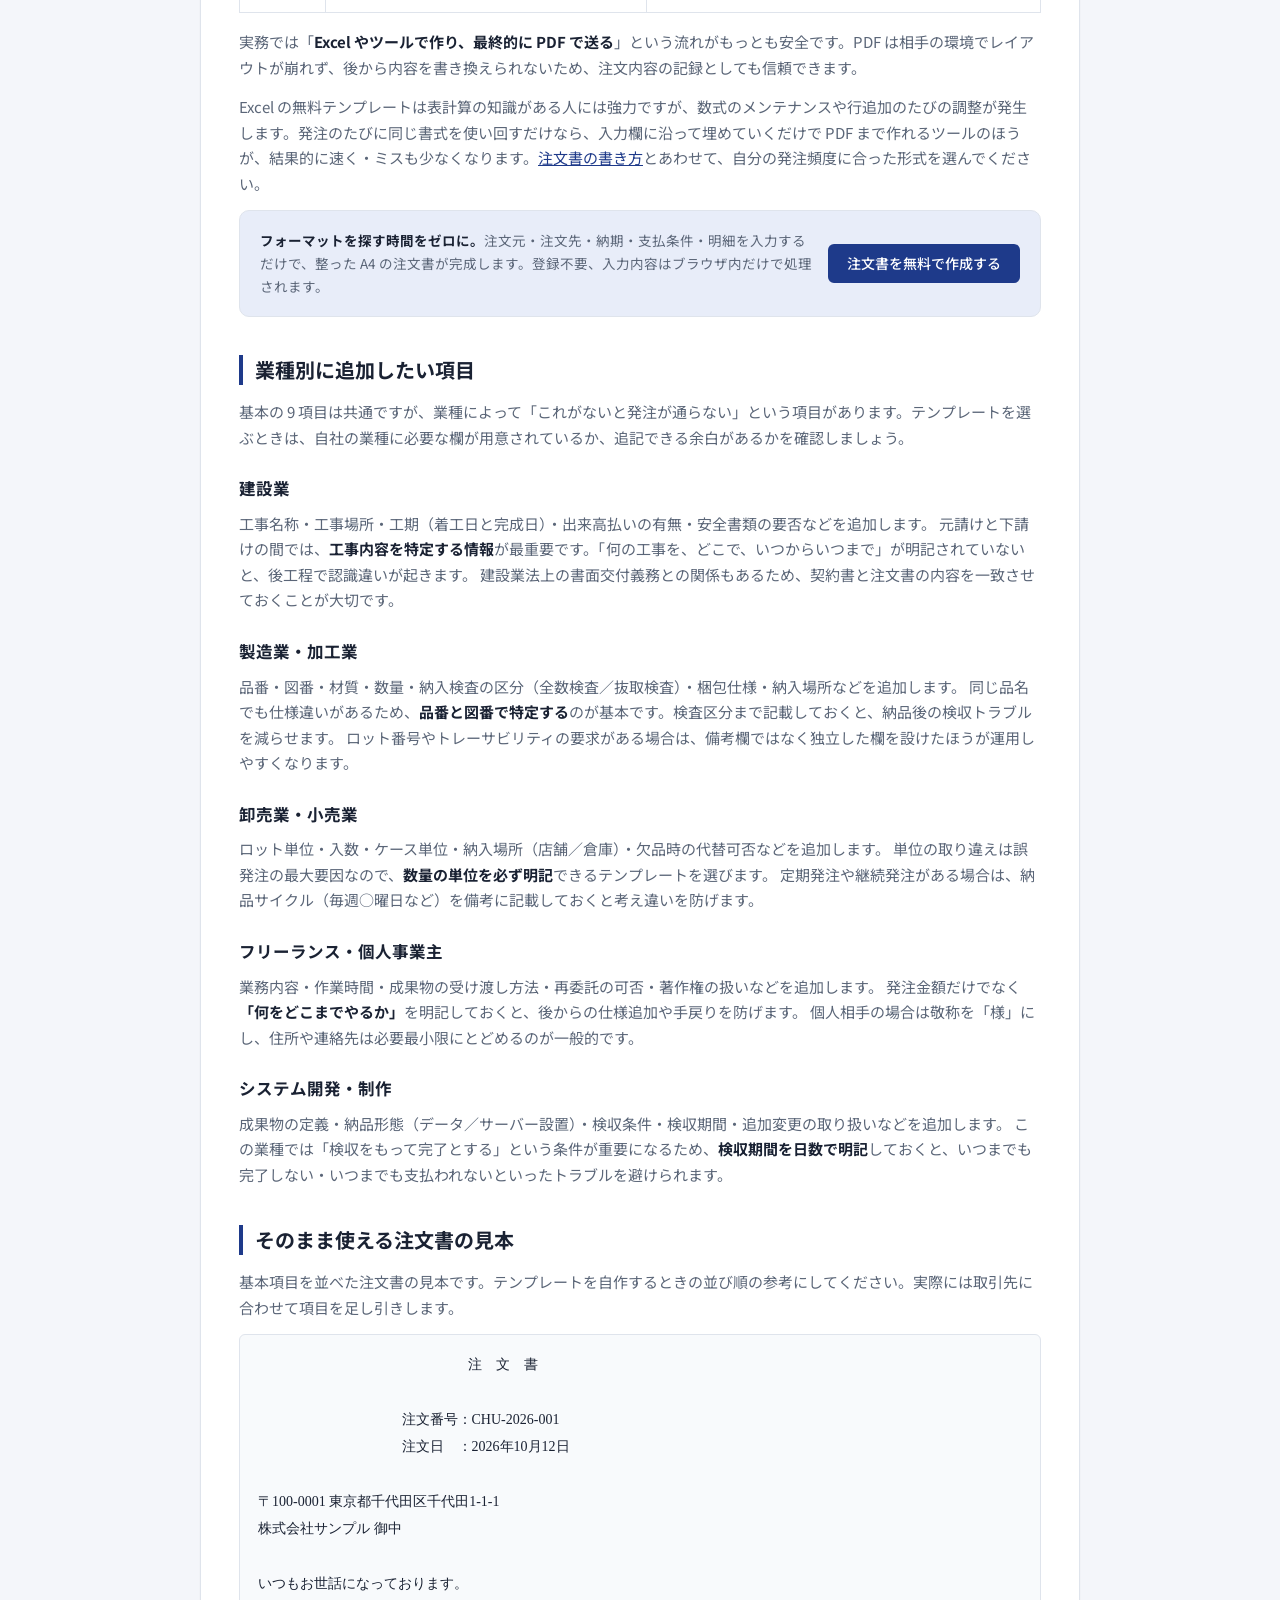
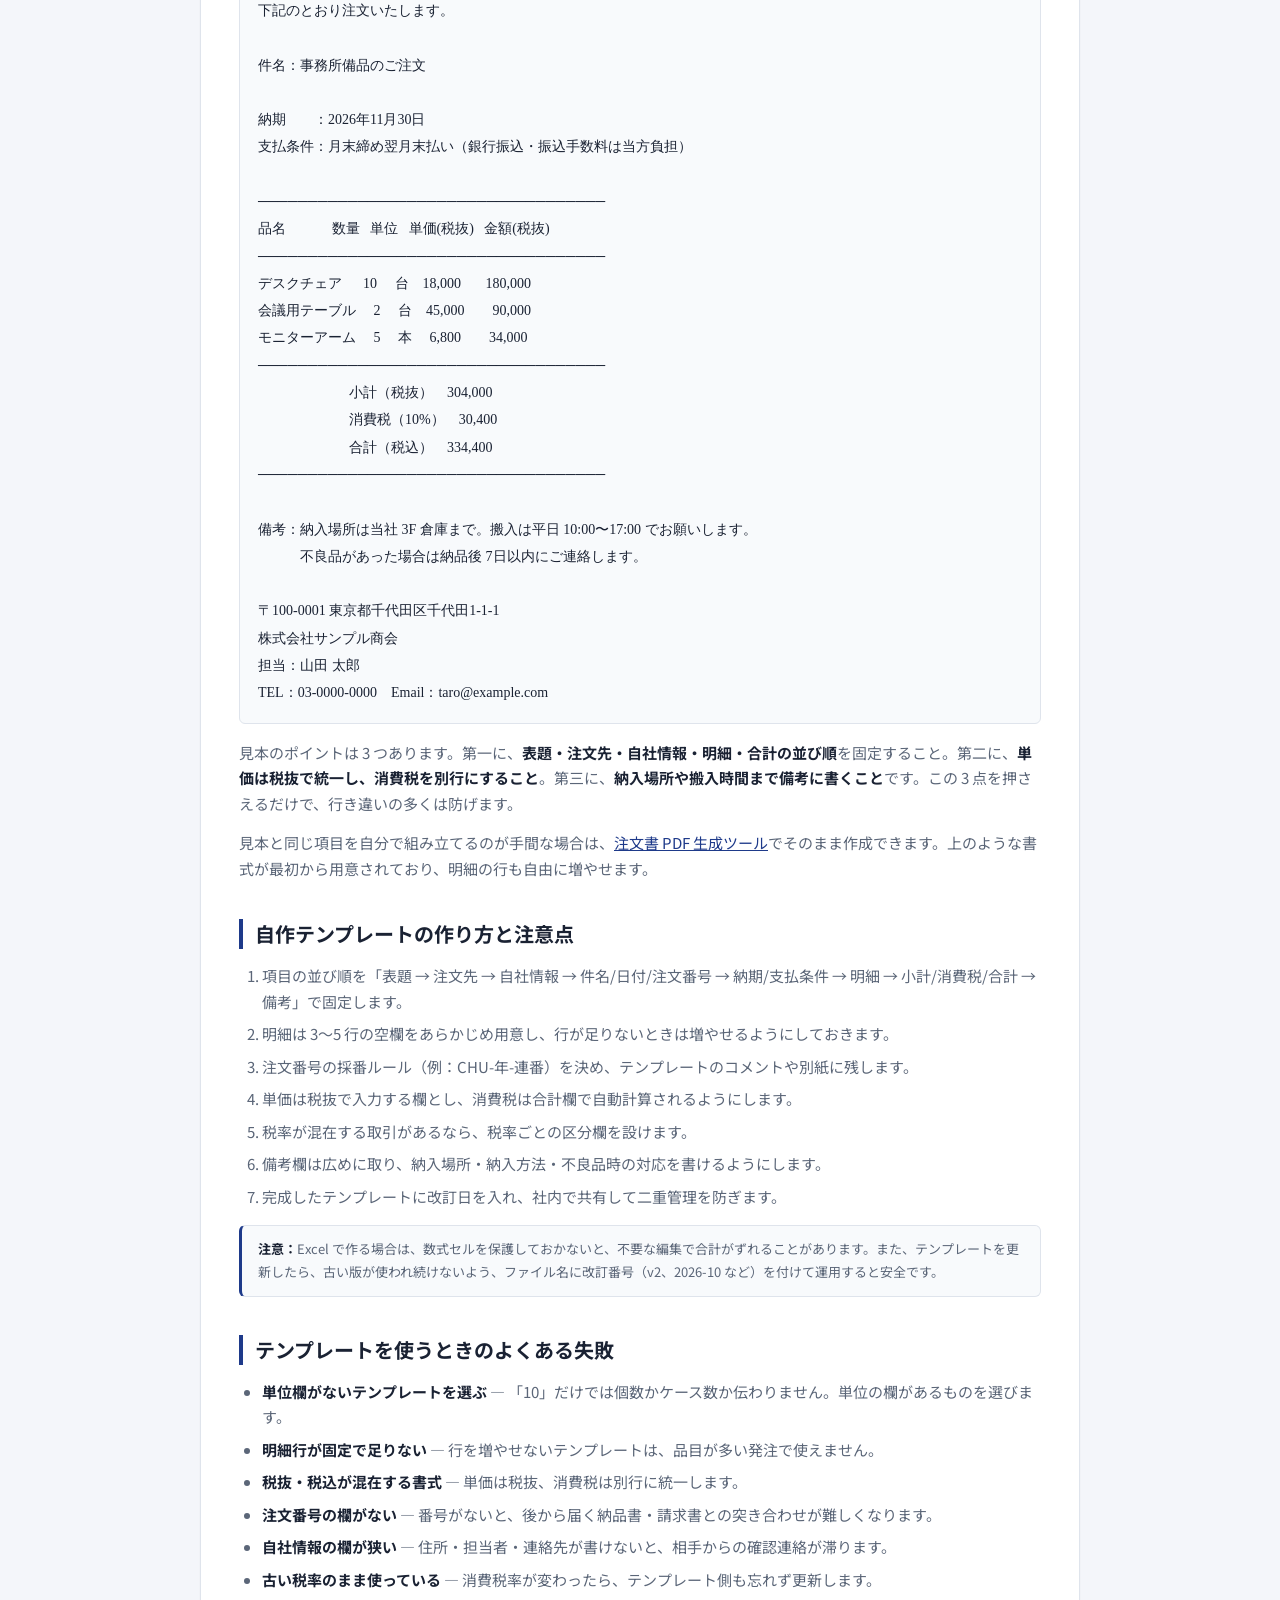
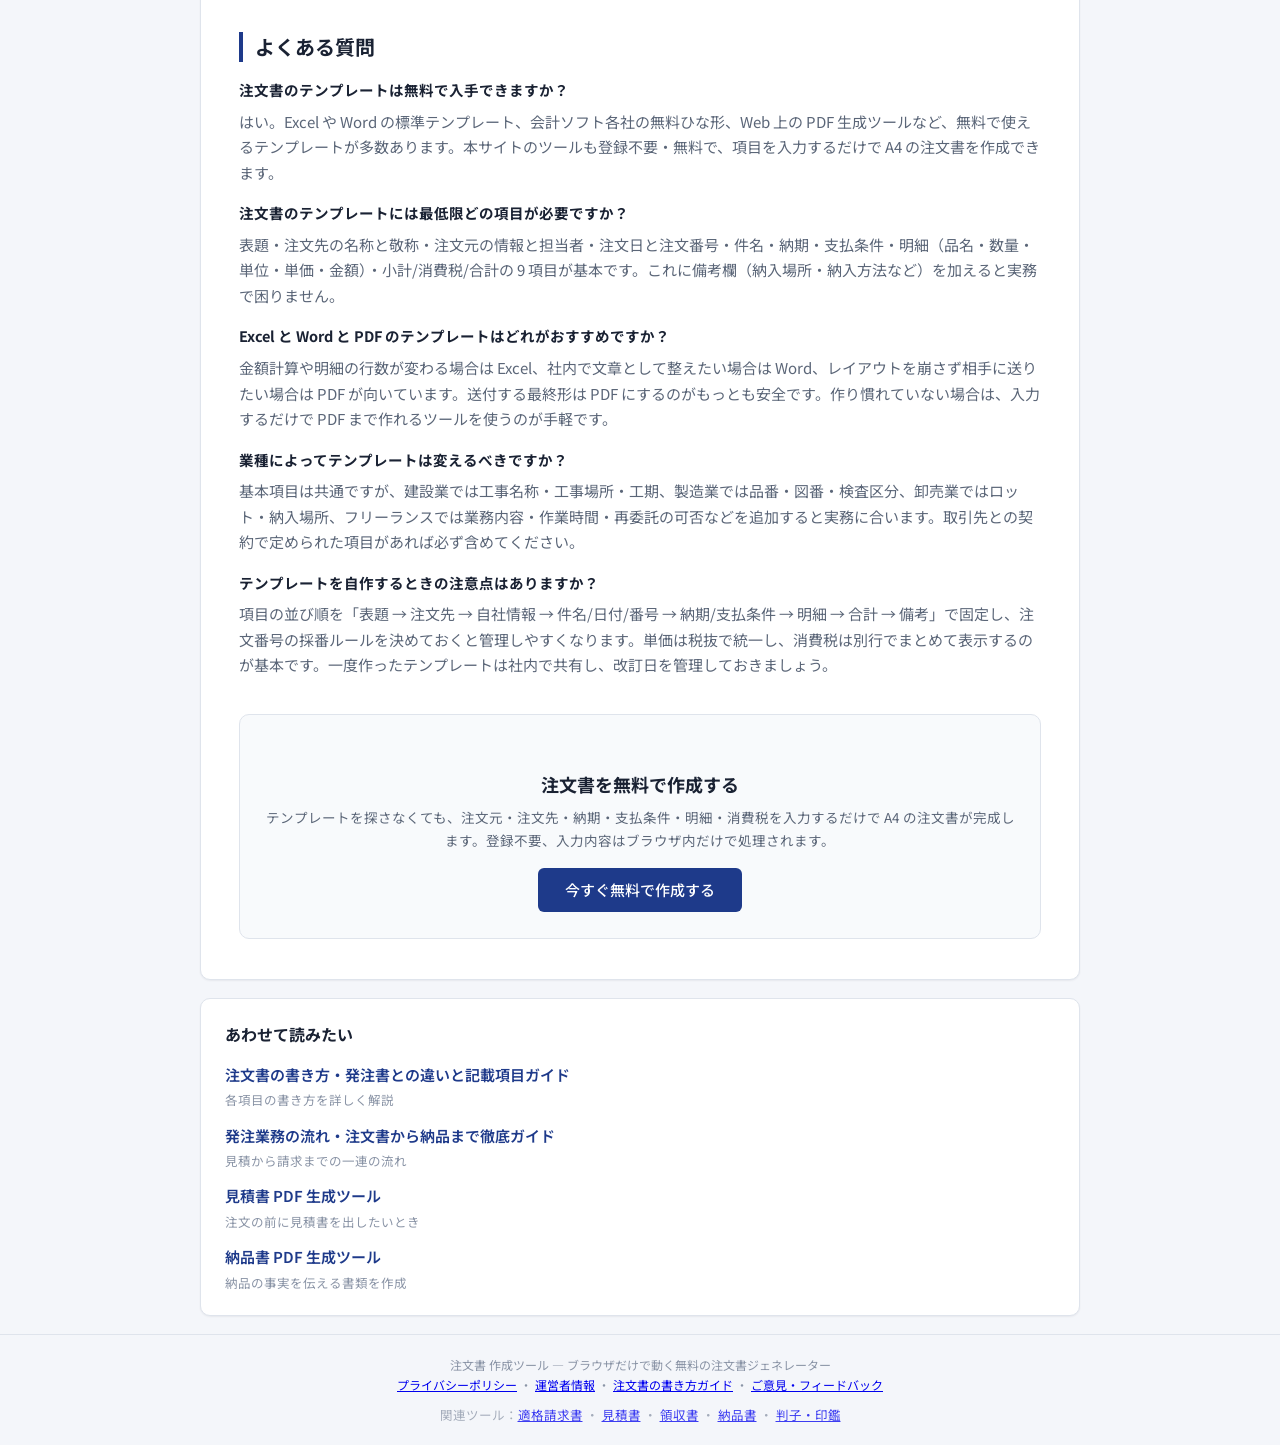
<file: template.html>
<!DOCTYPE html>
<html lang="ja">
<head>
<meta charset="UTF-8">
<meta name="viewport" content="width=device-width, initial-scale=1">
<title>注文書のテンプレート・無料フォーマットの選び方｜注文書 PDF 生成ツール</title>
<meta name="description" content="注文書のテンプレート・無料フォーマットの選び方を解説。必要項目の一覧、業種別（建設・製造・卸売・フリーランス）の使い分け、そのまま使える見本、Excel・Word・PDFの比較、自作テンプレートの作り方までまとめました。無料ツールでそのまま作成できます。">
<meta name="keywords" content="注文書 テンプレート,注文書 フォーマット 無料,注文書 ひな形,注文書 見本,発注書 テンプレート,注文書 エクセル">
<meta name="robots" content="index, follow">
<link rel="canonical" href="https://www.reveriel.com/chumonsho-pdf/template.html">
<meta property="og:type" content="article">
<meta property="og:title" content="注文書のテンプレート・無料フォーマットの選び方">
<meta property="og:description" content="注文書テンプレートの必要項目一覧、業種別の選び方、そのまま使える見本をまとめて解説します。">
<meta property="og:locale" content="ja_JP">
<meta property="og:url" content="https://www.reveriel.com/chumonsho-pdf/template.html">
<meta property="og:image" content="https://www.reveriel.com/chumonsho-pdf/og-image.png">
<meta property="og:image:width" content="1200">
<meta property="og:image:height" content="630">
<meta name="twitter:card" content="summary_large_image">
<meta name="twitter:image" content="https://www.reveriel.com/chumonsho-pdf/og-image.png">
<link rel="icon" href="data:image/svg+xml,%3Csvg xmlns='http://www.w3.org/2000/svg' viewBox='0 0 32 32'%3E%3Crect width='32' height='32' rx='7' fill='%231e3a8a'/%3E%3Cpath d='M9 8h10l5 5v11a2 2 0 0 1-2 2H9a2 2 0 0 1-2-2V10a2 2 0 0 1 2-2z' fill='%23ffffff'/%3E%3Cpath d='M19 8v5h5' fill='%23c7d2fe'/%3E%3Cg stroke='%231e3a8a' stroke-width='1.6' stroke-linecap='round'%3E%3Cpath d='M12 13h4M11 17h10M11 20h10M11 23h6'/%3E%3C/g%3E%3C/svg%3E">
<link rel="preconnect" href="https://fonts.googleapis.com">
<link rel="preconnect" href="https://fonts.gstatic.com" crossorigin>
<link href="https://fonts.googleapis.com/css2?family=Noto+Sans+JP:wght@400;500;700&display=swap" rel="stylesheet">
<link rel="stylesheet" href="style.css">
<link rel="stylesheet" href="guide.css">
<!-- Cloudflare Web Analytics --><script type='module' src='https://static.cloudflareinsights.com/beacon.min.js' data-cf-beacon='{"token": "6fc01bf3ac5e457ba1bd16b91e5b653e"}'></script><!-- End Cloudflare Web Analytics -->
<script type="application/ld+json">
{
  "@context": "https://schema.org",
  "@graph": [
    {
      "@type": "Article",
      "headline": "注文書のテンプレート・無料フォーマットの選び方",
      "description": "注文書テンプレートの必要項目一覧、業種別の選び方、そのまま使える見本、Excel・Word・PDFの比較を解説します。",
      "inLanguage": "ja",
      "datePublished": "2026-10-12",
      "dateModified": "2026-10-12",
      "author": { "@type": "Organization", "name": "注文書 PDF 生成ツール" },
      "publisher": { "@type": "Organization", "name": "注文書 PDF 生成ツール" },
      "mainEntityOfPage": { "@type": "WebPage", "@id": "https://www.reveriel.com/chumonsho-pdf/template.html" },
      "image": "https://www.reveriel.com/chumonsho-pdf/og-image.png"
    },
    {
      "@type": "FAQPage",
      "mainEntity": [
        {
          "@type": "Question",
          "name": "注文書のテンプレートは無料で入手できますか？",
          "acceptedAnswer": {
            "@type": "Answer",
            "text": "はい。Excel や Word の標準テンプレート、会計ソフト各社の無料ひな形、Web 上の PDF 生成ツールなど、無料で使えるテンプレートが多数あります。本サイトのツールも登録不要・無料で、項目を入力するだけで A4 の注文書を作成できます。"
          }
        },
        {
          "@type": "Question",
          "name": "注文書のテンプレートには最低限どの項目が必要ですか？",
          "acceptedAnswer": {
            "@type": "Answer",
            "text": "表題・注文先の名称と敬称・注文元の情報と担当者・注文日と注文番号・件名・納期・支払条件・明細（品名・数量・単位・単価・金額）・小計/消費税/合計の 9 項目が基本です。これに備考欄（納入場所・納入方法など）を加えると実務で困りません。"
          }
        },
        {
          "@type": "Question",
          "name": "Excel と Word と PDF のテンプレートはどれがおすすめですか？",
          "acceptedAnswer": {
            "@type": "Answer",
            "text": "金額計算や明細の行数が変わる場合は Excel、社内で文章として整えたい場合は Word、レイアウトを崩さず相手に送りたい場合は PDF が向いています。送付する最終形は PDF にするのがもっとも安全です。作り慣れていない場合は、入力するだけで PDF まで作れるツールを使うのが手軽です。"
          }
        },
        {
          "@type": "Question",
          "name": "業種によってテンプレートは変えるべきですか？",
          "acceptedAnswer": {
            "@type": "Answer",
            "text": "基本項目は共通ですが、建設業では工事名称・工事場所・工期、製造業では品番・図番・検査区分、卸売業ではロット・納入場所、フリーランスでは業務内容・作業時間・再委託の可否などを追加すると実務に合います。取引先との契約で定められた項目があれば必ず含めてください。"
          }
        },
        {
          "@type": "Question",
          "name": "テンプレートを自作するときの注意点はありますか？",
          "acceptedAnswer": {
            "@type": "Answer",
            "text": "項目の並び順を「表題 → 注文先 → 自社情報 → 件名/日付/番号 → 納期/支払条件 → 明細 → 合計 → 備考」で固定し、注文番号の採番ルールを決めておくと管理しやすくなります。単価は税抜で統一し、消費税は別行でまとめて表示するのが基本です。一度作ったテンプレートは社内で共有し、改訂日を管理しておきましょう。"
          }
        }
      ]
    }
  ]
}
</script>
</head>
<body>

<header class="site-header no-print">
  <div class="wrap header-inner">
    <a class="brand" href="https://www.reveriel.com/chumonsho-pdf/" style="text-decoration:none;color:inherit;">
      <svg class="brand-mark" viewBox="0 0 32 32" aria-hidden="true">
        <rect width="32" height="32" rx="7" fill="currentColor"/>
        <path d="M9 8h10l5 5v11a2 2 0 0 1-2 2H9a2 2 0 0 1-2-2V10a2 2 0 0 1 2-2z" fill="#fff"/>
        <path d="M19 8v5h5" fill="#c7d2fe"/>
        <g stroke="currentColor" stroke-width="1.6" stroke-linecap="round">
          <path d="M12 13h4M11 17h10M11 20h10M11 23h6"/>
        </g>
      </svg>
      <div class="brand-text">
        <strong>注文書 作成ツール</strong>
        <span>書き方ガイド</span>
      </div>
    </a>
    <div class="header-actions">
      <a class="btn btn-primary" href="https://www.reveriel.com/chumonsho-pdf/">今すぐ無料で作成する</a>
    </div>
  </div>
</header>

<main class="wrap">
  <div class="guide-col">

    <nav class="breadcrumb no-print" aria-label="パンくず">
      <ol>
        <li><a href="https://www.reveriel.com/chumonsho-pdf/">注文書 PDF 生成ツール</a></li>
        <li>書き方ガイド</li>
        <li aria-current="page">注文書のテンプレート</li>
      </ol>
    </nav>

    <article class="guide">
      <h1>注文書のテンプレート・無料フォーマットの選び方</h1>
      <p class="guide-meta">更新日：2026年10月12日</p>
      <p class="guide-lead">
        注文書を作るとき、いちばん手間がかかるのは「書式をどう用意するか」です。Excel で一から作るのか、Word のひな形を探すのか、それともツールで作るのか——選び方を間違えると、あとから項目を足したりレイアウトを直したりと余計な手間が増えます。
        この記事では、<strong>注文書テンプレートの必要項目一覧</strong>、<strong>Excel・Word・PDF・ツールの使い分け</strong>、<strong>業種別に追加したい項目</strong>、そのまま使える<strong>見本</strong>、自作するときの作り方までを順に解説します。
      </p>

      <div class="guide-cta-box">
        <p><strong>テンプレートを探す手間なく、注文書をそのまま作成。</strong>項目を入力するだけで A4 の注文書が完成し、PDF として保存できます。</p>
        <a class="btn btn-primary" href="https://www.reveriel.com/chumonsho-pdf/">今すぐ無料で作成する</a>
      </div>

      <h2>注文書テンプレートの必要項目一覧</h2>
      <p>
        まずは、どんなテンプレートを選ぶ場合でも必ず押さえておきたい<strong>基本の 9 項目</strong>です。これが揃っていれば、注文書としての用は足ります。テンプレートを選ぶときは、この項目がひととおり載っているかを確認してください。
      </p>
      <table class="guide-table">
        <thead>
          <tr>
            <th>項目</th>
            <th>内容</th>
            <th>補足</th>
          </tr>
        </thead>
        <tbody>
          <tr>
            <td>表題</td>
            <td>「注文書」</td>
            <td>見積書・請求書と区別できるよう明記</td>
          </tr>
          <tr>
            <td>注文先</td>
            <td>仕入先の名称＋敬称</td>
            <td>法人は「御中」、個人は「様」</td>
          </tr>
          <tr>
            <td>注文元</td>
            <td>自社の名称・住所・担当者・連絡先</td>
            <td>屋号のみでも可</td>
          </tr>
          <tr>
            <td>注文日・注文番号</td>
            <td>2026年10月12日／CHU-2026-001 など</td>
            <td>後で納品書・請求書と突き合わせる鍵</td>
          </tr>
          <tr>
            <td>件名</td>
            <td>「事務所備品のご注文」など</td>
            <td>取引内容がひと目でわかるように</td>
          </tr>
          <tr>
            <td>納期</td>
            <td>2026年11月30日／注文日から14日以内</td>
            <td>日付か起算日がわかる形で</td>
          </tr>
          <tr>
            <td>支払条件</td>
            <td>月末締め翌月末払い（銀行振込）など</td>
            <td>締め日・支払日・手段をセットで</td>
          </tr>
          <tr>
            <td>明細</td>
            <td>品名・数量・単位・単価・金額</td>
            <td>単価は税抜で統一</td>
          </tr>
          <tr>
            <td>小計・消費税・合計</td>
            <td>税抜小計／消費税（10%・8%）／税込合計</td>
            <td>税率が混在する場合は区分して表示</td>
          </tr>
        </tbody>
      </table>
      <p>
        これに<strong>備考欄</strong>を加えると、実務でほぼ困りません。納入場所、納入方法（持参・宅配など）、不良品時の対応、分割納品の有無などをここに書きます。テンプレート選びでは、明細の行数が増やせるか、備考欄が十分な広さかも確認しておきましょう。
      </p>

      <h2>フォーマットの種類と選び方（Excel・Word・PDF・ツール）</h2>
      <p>
        注文書のフォーマットは、大きく 4 種類あります。それぞれ得意・不得意があるため、発注のしかたに合わせて選ぶのがポイントです。
      </p>
      <table class="guide-table">
        <thead>
          <tr>
            <th>形式</th>
            <th>向いている場面</th>
            <th>注意点</th>
          </tr>
        </thead>
        <tbody>
          <tr>
            <td>Excel</td>
            <td>明細が多い、金額計算を自動化したい、行数を増減させたい</td>
            <td>数式を壊さないよう保護をかける。相手の環境でレイアウトが崩れることがある</td>
          </tr>
          <tr>
            <td>Word</td>
            <td>文章として整えたい、社内の書式に合わせたい</td>
            <td>金額計算は手計算になりがち。行の追加でページが崩れやすい</td>
          </tr>
          <tr>
            <td>PDF</td>
            <td>確定した内容をレイアウトどおり相手に送りたい</td>
            <td>そのままでは編集できないため、元データを別途保管する</td>
          </tr>
          <tr>
            <td>Web ツール</td>
            <td>書式を用意せず、入力だけで完結させたい</td>
            <td>入力内容の保存可否・送信の有無を事前に確認する</td>
          </tr>
        </tbody>
      </table>
      <p>
        実務では「<strong>Excel やツールで作り、最終的に PDF で送る</strong>」という流れがもっとも安全です。PDF は相手の環境でレイアウトが崩れず、後から内容を書き換えられないため、注文内容の記録としても信頼できます。
      </p>
      <p>
        Excel の無料テンプレートは表計算の知識がある人には強力ですが、数式のメンテナンスや行追加のたびの調整が発生します。発注のたびに同じ書式を使い回すだけなら、入力欄に沿って埋めていくだけで PDF まで作れるツールのほうが、結果的に速く・ミスも少なくなります。<a href="kakikata.html">注文書の書き方</a>とあわせて、自分の発注頻度に合った形式を選んでください。
      </p>

      <div class="guide-cta-box">
        <p><strong>フォーマットを探す時間をゼロに。</strong>注文元・注文先・納期・支払条件・明細を入力するだけで、整った A4 の注文書が完成します。登録不要、入力内容はブラウザ内だけで処理されます。</p>
        <a class="btn btn-primary" href="https://www.reveriel.com/chumonsho-pdf/">注文書を無料で作成する</a>
      </div>

      <h2>業種別に追加したい項目</h2>
      <p>
        基本の 9 項目は共通ですが、業種によって「これがないと発注が通らない」という項目があります。テンプレートを選ぶときは、自社の業種に必要な欄が用意されているか、追記できる余白があるかを確認しましょう。
      </p>

      <h3>建設業</h3>
      <p>
        工事名称・工事場所・工期（着工日と完成日）・出来高払いの有無・安全書類の要否などを追加します。
        元請けと下請けの間では、<strong>工事内容を特定する情報</strong>が最重要です。「何の工事を、どこで、いつからいつまで」が明記されていないと、後工程で認識違いが起きます。
        建設業法上の書面交付義務との関係もあるため、契約書と注文書の内容を一致させておくことが大切です。
      </p>

      <h3>製造業・加工業</h3>
      <p>
        品番・図番・材質・数量・納入検査の区分（全数検査／抜取検査）・梱包仕様・納入場所などを追加します。
        同じ品名でも仕様違いがあるため、<strong>品番と図番で特定する</strong>のが基本です。検査区分まで記載しておくと、納品後の検収トラブルを減らせます。
        ロット番号やトレーサビリティの要求がある場合は、備考欄ではなく独立した欄を設けたほうが運用しやすくなります。
      </p>

      <h3>卸売業・小売業</h3>
      <p>
        ロット単位・入数・ケース単位・納入場所（店舗／倉庫）・欠品時の代替可否などを追加します。
        単位の取り違えは誤発注の最大要因なので、<strong>数量の単位を必ず明記</strong>できるテンプレートを選びます。
        定期発注や継続発注がある場合は、納品サイクル（毎週○曜日など）を備考に記載しておくと考え違いを防げます。
      </p>

      <h3>フリーランス・個人事業主</h3>
      <p>
        業務内容・作業時間・成果物の受け渡し方法・再委託の可否・著作権の扱いなどを追加します。
        発注金額だけでなく<strong>「何をどこまでやるか」</strong>を明記しておくと、後からの仕様追加や手戻りを防げます。
        個人相手の場合は敬称を「様」にし、住所や連絡先は必要最小限にとどめるのが一般的です。
      </p>

      <h3>システム開発・制作</h3>
      <p>
        成果物の定義・納品形態（データ／サーバー設置）・検収条件・検収期間・追加変更の取り扱いなどを追加します。
        この業種では「検収をもって完了とする」という条件が重要になるため、<strong>検収期間を日数で明記</strong>しておくと、いつまでも完了しない・いつまでも支払われないといったトラブルを避けられます。
      </p>

      <h2>そのまま使える注文書の見本</h2>
      <p>
        基本項目を並べた注文書の見本です。テンプレートを自作するときの並び順の参考にしてください。実際には取引先に合わせて項目を足し引きします。
      </p>
      <div class="guide-example">　　　　　　　　　　　　　　　注　文　書

                                         注文番号：CHU-2026-001
                                         注文日　：2026年10月12日

〒100-0001 東京都千代田区千代田1-1-1
株式会社サンプル 御中

いつもお世話になっております。
下記のとおり注文いたします。

件名：事務所備品のご注文

納期　　：2026年11月30日
支払条件：月末締め翌月末払い（銀行振込・振込手数料は当方負担）

───────────────────────────────────
品名             数量   単位   単価(税抜)   金額(税抜)
───────────────────────────────────
デスクチェア      10     台    18,000       180,000
会議用テーブル     2     台    45,000        90,000
モニターアーム     5     本     6,800        34,000
───────────────────────────────────
                          小計（税抜）    304,000
                          消費税（10%）    30,400
                          合計（税込）    334,400
───────────────────────────────────

備考：納入場所は当社 3F 倉庫まで。搬入は平日 10:00〜17:00 でお願いします。
　　　不良品があった場合は納品後 7日以内にご連絡します。

〒100-0001 東京都千代田区千代田1-1-1
株式会社サンプル商会
担当：山田 太郎
TEL：03-0000-0000　Email：taro@example.com</div>
      <p>
        見本のポイントは 3 つあります。第一に、<strong>表題・注文先・自社情報・明細・合計の並び順</strong>を固定すること。第二に、<strong>単価は税抜で統一し、消費税を別行にすること</strong>。第三に、<strong>納入場所や搬入時間まで備考に書くこと</strong>です。この 3 点を押さえるだけで、行き違いの多くは防げます。
      </p>
      <p>
        見本と同じ項目を自分で組み立てるのが手間な場合は、<a href="https://www.reveriel.com/chumonsho-pdf/">注文書 PDF 生成ツール</a>でそのまま作成できます。上のような書式が最初から用意されており、明細の行も自由に増やせます。
      </p>

      <h2>自作テンプレートの作り方と注意点</h2>
      <ol>
        <li>項目の並び順を「表題 → 注文先 → 自社情報 → 件名/日付/注文番号 → 納期/支払条件 → 明細 → 小計/消費税/合計 → 備考」で固定します。</li>
        <li>明細は 3〜5 行の空欄をあらかじめ用意し、行が足りないときは増やせるようにしておきます。</li>
        <li>注文番号の採番ルール（例：CHU-年-連番）を決め、テンプレートのコメントや別紙に残します。</li>
        <li>単価は税抜で入力する欄とし、消費税は合計欄で自動計算されるようにします。</li>
        <li>税率が混在する取引があるなら、税率ごとの区分欄を設けます。</li>
        <li>備考欄は広めに取り、納入場所・納入方法・不良品時の対応を書けるようにします。</li>
        <li>完成したテンプレートに改訂日を入れ、社内で共有して二重管理を防ぎます。</li>
      </ol>
      <div class="guide-note">
        <strong>注意：</strong>Excel で作る場合は、数式セルを保護しておかないと、不要な編集で合計がずれることがあります。また、テンプレートを更新したら、古い版が使われ続けないよう、ファイル名に改訂番号（v2、2026-10 など）を付けて運用すると安全です。
      </div>

      <h2>テンプレートを使うときのよくある失敗</h2>
      <ul>
        <li><strong>単位欄がないテンプレートを選ぶ</strong> — 「10」だけでは個数かケース数か伝わりません。単位の欄があるものを選びます。</li>
        <li><strong>明細行が固定で足りない</strong> — 行を増やせないテンプレートは、品目が多い発注で使えません。</li>
        <li><strong>税抜・税込が混在する書式</strong> — 単価は税抜、消費税は別行に統一します。</li>
        <li><strong>注文番号の欄がない</strong> — 番号がないと、後から届く納品書・請求書との突き合わせが難しくなります。</li>
        <li><strong>自社情報の欄が狭い</strong> — 住所・担当者・連絡先が書けないと、相手からの確認連絡が滞ります。</li>
        <li><strong>古い税率のまま使っている</strong> — 消費税率が変わったら、テンプレート側も忘れず更新します。</li>
      </ul>

      <section class="guide-faq" aria-labelledby="faqTitle">
        <h2 id="faqTitle">よくある質問</h2>
        <dl>
          <dt>注文書のテンプレートは無料で入手できますか？</dt>
          <dd>はい。Excel や Word の標準テンプレート、会計ソフト各社の無料ひな形、Web 上の PDF 生成ツールなど、無料で使えるテンプレートが多数あります。本サイトのツールも登録不要・無料で、項目を入力するだけで A4 の注文書を作成できます。</dd>

          <dt>注文書のテンプレートには最低限どの項目が必要ですか？</dt>
          <dd>表題・注文先の名称と敬称・注文元の情報と担当者・注文日と注文番号・件名・納期・支払条件・明細（品名・数量・単位・単価・金額）・小計/消費税/合計の 9 項目が基本です。これに備考欄（納入場所・納入方法など）を加えると実務で困りません。</dd>

          <dt>Excel と Word と PDF のテンプレートはどれがおすすめですか？</dt>
          <dd>金額計算や明細の行数が変わる場合は Excel、社内で文章として整えたい場合は Word、レイアウトを崩さず相手に送りたい場合は PDF が向いています。送付する最終形は PDF にするのがもっとも安全です。作り慣れていない場合は、入力するだけで PDF まで作れるツールを使うのが手軽です。</dd>

          <dt>業種によってテンプレートは変えるべきですか？</dt>
          <dd>基本項目は共通ですが、建設業では工事名称・工事場所・工期、製造業では品番・図番・検査区分、卸売業ではロット・納入場所、フリーランスでは業務内容・作業時間・再委託の可否などを追加すると実務に合います。取引先との契約で定められた項目があれば必ず含めてください。</dd>

          <dt>テンプレートを自作するときの注意点はありますか？</dt>
          <dd>項目の並び順を「表題 → 注文先 → 自社情報 → 件名/日付/番号 → 納期/支払条件 → 明細 → 合計 → 備考」で固定し、注文番号の採番ルールを決めておくと管理しやすくなります。単価は税抜で統一し、消費税は別行でまとめて表示するのが基本です。一度作ったテンプレートは社内で共有し、改訂日を管理しておきましょう。</dd>
        </dl>
      </section>

      <div class="guide-cta-foot">
        <h2>注文書を無料で作成する</h2>
        <p>テンプレートを探さなくても、注文元・注文先・納期・支払条件・明細・消費税を入力するだけで A4 の注文書が完成します。登録不要、入力内容はブラウザ内だけで処理されます。</p>
        <a class="btn btn-primary" href="https://www.reveriel.com/chumonsho-pdf/">今すぐ無料で作成する</a>
      </div>
    </article>

    <section class="guide-related no-print" aria-labelledby="relTitle">
      <h2 id="relTitle">あわせて読みたい</h2>
      <ul>
        <li><a href="kakikata.html">注文書の書き方・発注書との違いと記載項目ガイド<span class="rel-desc">各項目の書き方を詳しく解説</span></a></li>
        <li><a href="hatchuu-flow.html">発注業務の流れ・注文書から納品まで徹底ガイド<span class="rel-desc">見積から請求までの一連の流れ</span></a></li>
        <li><a href="https://www.reveriel.com/mitsumori-pdf/">見積書 PDF 生成ツール<span class="rel-desc">注文の前に見積書を出したいとき</span></a></li>
        <li><a href="https://www.reveriel.com/nohinsho-pdf/">納品書 PDF 生成ツール<span class="rel-desc">納品の事実を伝える書類を作成</span></a></li>
      </ul>
    </section>

  </div>
</main>

<footer class="site-footer no-print">
  <div class="wrap">
    <p>注文書 作成ツール — ブラウザだけで動く無料の注文書ジェネレーター</p>
    <p><a href="privacy.html">プライバシーポリシー</a> ・ <a href="company.html">運営者情報</a> ・ <a href="kakikata.html">注文書の書き方ガイド</a> ・ <a href="https://docs.google.com/forms/d/e/1FAIpQLSfHGUfgAlViT3TFiVtJi_EpJ4ioUpd9oGyaJ7rehEV-gBH_PA/viewform?usp=pp_url&amp;entry.1745177199=%E6%B3%A8%E6%96%87%E6%9B%B8" target="_blank" rel="noopener">ご意見・フィードバック</a></p>
    <p style="margin-top:8px;font-size:12.5px;opacity:.75;">関連ツール：<a href="https://www.reveriel.com/japan-invoice-pdf/">適格請求書</a> ・ <a href="https://www.reveriel.com/mitsumori-pdf/">見積書</a> ・ <a href="https://www.reveriel.com/ryoshusho-pdf/">領収書</a> ・ <a href="https://www.reveriel.com/nohinsho-pdf/">納品書</a> ・ <a href="https://www.reveriel.com/hanko-generator/">判子・印鑑</a></p>
  </div>
</footer>

<!-- フィードバックFAB（右下固定・常時表示） -->
<a href="https://docs.google.com/forms/d/e/1FAIpQLSfHGUfgAlViT3TFiVtJi_EpJ4ioUpd9oGyaJ7rehEV-gBH_PA/viewform?usp=pp_url&amp;entry.1745177199=%E6%B3%A8%E6%96%87%E6%9B%B8" target="_blank" rel="noopener" class="feedback-fab" aria-label="ご意見・フィードバックを送る">
  <svg viewBox="0 0 24 24" fill="none" stroke="currentColor" stroke-width="2" stroke-linecap="round" stroke-linejoin="round" aria-hidden="true"><path d="M21 15a2 2 0 0 1-2 2H7l-4 4V5a2 2 0 0 1 2-2h14a2 2 0 0 1 2 2z"/></svg>
  <span>ご意見・フィードバック</span>
</a>
</body>
</html>
</file>
<file: style.css>
/* =========================================================
   注文書 作成ツール — style.css
   （見積書 / 適格請求書ツールと同じ配色・A4 排版を踏襲）
   ========================================================= */

:root {
  --c-bg:            #f4f6fa;
  --c-surface:       #ffffff;
  --c-surface-2:     #f8fafc;
  --c-border:        #dfe4ec;
  --c-border-strong: #c3cad6;
  --c-text:          #1a2233;
  --c-text-muted:    #5b6678;
  --c-text-faint:    #8a94a6;
  --c-accent:        #1e3a8a;
  --c-accent-soft:   #e8edf9;
  --c-accent-hover:  #16295f;
  --c-danger:        #b42318;
  --c-danger-soft:   #fef3f2;
  --c-success:       #067647;
  --c-focus:         #4f7cf7;

  --paper-bg:        #ffffff;
  --paper-ink:       #111827;
  --paper-line:      #d7dce5;
  --paper-line-soft: #eaedf3;
  --paper-accent:    #1e3a8a;

  --radius:    10px;
  --radius-sm: 6px;
  --shadow-sm: 0 1px 2px rgba(16, 24, 40, .06);
  --shadow-lg: 0 4px 24px rgba(16, 24, 40, .10);

  --font: "Noto Sans JP", -apple-system, BlinkMacSystemFont, "Hiragino Kaku Gothic ProN",
          "Hiragino Sans", "Yu Gothic", Meiryo, sans-serif;
}

@media (prefers-color-scheme: dark) {
  :root {
    --c-bg:            #10141c;
    --c-surface:       #18202c;
    --c-surface-2:     #1e2733;
    --c-border:        #2c3644;
    --c-border-strong: #3d4a5c;
    --c-text:          #e8ecf3;
    --c-text-muted:    #a2adbe;
    --c-text-faint:    #7d8899;
    --c-accent:        #7f9bf5;
    --c-accent-soft:   #1e2a45;
    --c-accent-hover:  #9db3f8;
    --c-danger:        #f4746a;
    --c-danger-soft:   #33191a;
    --c-success:       #4ec98b;
    --shadow-sm: 0 1px 2px rgba(0, 0, 0, .4);
    --shadow-lg: 0 4px 24px rgba(0, 0, 0, .5);
  }
}

* { box-sizing: border-box; }

/* `hidden` 属性は UA スタイルの [hidden]{display:none} に依存するため、
   作者スタイルで display を指定した要素では無効になる。確実に効かせる。 */
[hidden] { display: none !important; }

html { -webkit-text-size-adjust: 100%; }

body {
  margin: 0;
  background: var(--c-bg);
  color: var(--c-text);
  font-family: var(--font);
  font-size: 15px;
  line-height: 1.7;
  font-feature-settings: "palt" 0;
}

.wrap {
  width: 100%;
  max-width: 1440px;
  margin-inline: auto;
  padding-inline: 20px;
}

.ic { width: 1.1em; height: 1.1em; flex: none; }

/* ---------------- ヘッダー ---------------- */

.site-header {
  position: sticky;
  top: 0;
  z-index: 30;
  background: var(--c-surface);
  border-bottom: 1px solid var(--c-border);
  backdrop-filter: saturate(180%) blur(8px);
}

.header-inner {
  display: flex;
  align-items: center;
  justify-content: space-between;
  gap: 16px;
  min-height: 64px;
  flex-wrap: wrap;
  padding-block: 10px;
}

.brand { display: flex; align-items: center; gap: 12px; }

.brand-mark {
  width: 34px; height: 34px; flex: none;
  color: var(--c-accent);
  border-radius: 8px;
}

.brand-text { display: flex; flex-direction: column; line-height: 1.3; }
.brand-text strong { font-size: 15px; font-weight: 700; letter-spacing: .01em; }
.brand-text span { font-size: 11.5px; color: var(--c-text-faint); }

.header-actions { display: flex; align-items: center; gap: 8px; }

/* ---------------- ボタン ---------------- */

.btn {
  display: inline-flex;
  align-items: center;
  justify-content: center;
  gap: 7px;
  padding: 10px 18px;
  font-family: inherit;
  font-size: 14px;
  font-weight: 500;
  line-height: 1.2;
  border: 1px solid transparent;
  border-radius: var(--radius-sm);
  cursor: pointer;
  text-decoration: none;
  transition: background-color .15s, border-color .15s, color .15s;
  white-space: nowrap;
}

.btn:focus-visible { outline: 2px solid var(--c-focus); outline-offset: 2px; }

.btn-primary { background: var(--c-accent); color: #fff; }
.btn-primary:hover { background: var(--c-accent-hover); }
@media (prefers-color-scheme: dark) { .btn-primary { color: #0d1220; } }

.btn-ghost {
  background: transparent;
  color: var(--c-text-muted);
  border-color: var(--c-border);
}
.btn-ghost:hover { background: var(--c-surface-2); color: var(--c-text); }

.btn-outline {
  background: var(--c-surface);
  color: var(--c-accent);
  border-color: var(--c-border-strong);
}
.btn-outline:hover { background: var(--c-accent-soft); border-color: var(--c-accent); }

.btn-sm { padding: 7px 13px; font-size: 13px; }

.btn-icon {
  padding: 6px;
  width: 30px; height: 30px;
  background: transparent;
  border-color: transparent;
  color: var(--c-text-faint);
  border-radius: var(--radius-sm);
}
.btn-icon:hover { color: var(--c-danger); background: var(--c-danger-soft); }

/* ---------------- レイアウト ---------------- */

.layout {
  display: grid;
  grid-template-columns: minmax(380px, 1fr) minmax(0, 1.25fr);
  gap: 26px;
  align-items: start;
  padding-block: 26px 40px;
}

@media (max-width: 980px) {
  /* minmax(0,1fr) にしないと、中の要素の min-content 幅で
     グリッドが横に広がってしまう（横スクロールの原因） */
  .layout { grid-template-columns: minmax(0, 1fr); gap: 20px; }
}

.pane { min-width: 0; }

.form-pane { display: flex; flex-direction: column; gap: 14px; }

.pane-head h2 { margin: 0 0 4px; font-size: 17px; font-weight: 700; }
.pane-head .hint { margin: 0; }

/* ---------------- フォーム ---------------- */

.card {
  background: var(--c-surface);
  border: 1px solid var(--c-border);
  border-radius: var(--radius);
  padding: 18px;
  margin: 0 0 14px;
  box-shadow: var(--shadow-sm);
}

.card legend {
  padding: 0 6px;
  font-size: 13.5px;
  font-weight: 700;
  color: var(--c-text);
}

.field { margin-bottom: 14px; }
.field:last-child { margin-bottom: 0; }

.field label {
  display: block;
  font-size: 13px;
  font-weight: 500;
  color: var(--c-text-muted);
  margin-bottom: 5px;
}

.req {
  display: inline-block;
  margin-left: 6px;
  font-size: 10.5px;
  font-weight: 500;
  color: var(--c-danger);
  border: 1px solid currentColor;
  border-radius: 3px;
  padding: 0 4px;
  line-height: 1.5;
  vertical-align: 1px;
}

/* 書式設定（セグメント風ラジオ） */
.field-label {
  display: block;
  font-size: 13px;
  font-weight: 500;
  color: var(--c-text-muted);
  margin-bottom: 5px;
}

.seg {
  display: flex;
  border: 1px solid var(--c-border);
  border-radius: var(--radius-sm);
  background: var(--c-surface-2);
  overflow: hidden;
}

.seg-item {
  position: relative;
  flex: 1 1 0;
  min-width: 0;
}

.seg-item input {
  position: absolute;
  width: 1px;
  height: 1px;
  margin: 0;
  opacity: 0;
  pointer-events: none;
}

.seg-item span {
  display: block;
  padding: 8px 10px;
  font-size: 13.5px;
  color: var(--c-text-muted);
  text-align: center;
  cursor: pointer;
  border-right: 1px solid var(--c-border);
  transition: background-color .15s, color .15s;
  user-select: none;
}

.seg-item:last-child span { border-right: 0; }

.seg-item span:hover { background: var(--c-surface); color: var(--c-text); }

.seg-item input:checked + span {
  background: var(--c-accent);
  color: #fff;
  font-weight: 600;
}

.seg-item input:focus-visible + span {
  outline: 2px solid var(--c-focus);
  outline-offset: -2px;
}

@media (prefers-color-scheme: dark) {
  .seg-item input:checked + span { color: #0d1220; }
}

.grid-2 {
  display: grid;
  grid-template-columns: 1fr 1fr;
  gap: 12px;
}

@media (max-width: 560px) {
  .grid-2 { grid-template-columns: 1fr; gap: 0; }
}

input[type="text"],
input[type="date"],
select,
textarea {
  width: 100%;
  padding: 9px 11px;
  font-family: inherit;
  font-size: 14px;
  color: var(--c-text);
  background: var(--c-surface-2);
  border: 1px solid var(--c-border);
  border-radius: var(--radius-sm);
  transition: border-color .15s, box-shadow .15s, background-color .15s;
}

textarea { resize: vertical; line-height: 1.6; }

input:focus, select:focus, textarea:focus {
  outline: none;
  background: var(--c-surface);
  border-color: var(--c-accent);
  box-shadow: 0 0 0 3px var(--c-accent-soft);
}

.help {
  margin: 5px 0 0;
  font-size: 11.5px;
  color: var(--c-text-faint);
  line-height: 1.5;
}

.hint {
  font-size: 12px;
  color: var(--c-text-faint);
  line-height: 1.6;
}

/* ---------------- 明細行 ---------------- */

.rows-head,
.row {
  display: grid;
  grid-template-columns: minmax(0, 1fr) 52px 50px 92px 58px 30px;
  gap: 7px;
  align-items: center;
}

/* グリッド項目の min-width:auto を解除して、狭い画面でも潰れず縮むようにする */
.rows-head > *,
.row > * { min-width: 0; }

@media (max-width: 560px) {
  .rows-head,
  .row { grid-template-columns: minmax(0, 1fr) 44px 44px 78px 28px; gap: 4px; }
  .row input { padding: 6px 6px; font-size: 12.5px; }
  .rows-head { font-size: 10px; }
}

.rows-head {
  padding: 0 0 5px;
  font-size: 11px;
  color: var(--c-text-faint);
  font-weight: 500;
}

.rows { display: flex; flex-direction: column; gap: 7px; }

.row input { padding: 7px 9px; font-size: 13.5px; }
.row .num { text-align: right; font-variant-numeric: tabular-nums; }
.row .i-unit { text-align: center; }

.rows-head .c-qty,
.rows-head .c-price { text-align: right; }
.rows-head .c-unit { text-align: center; }

.rows-actions {
  display: flex;
  align-items: center;
  gap: 12px;
  flex-wrap: wrap;
  margin-top: 12px;
}
.rows-actions .hint { margin: 0; flex: 1 1 200px; }

/* ---------------- プレビュー ---------------- */

.preview-pane {
  position: sticky;
  top: 88px;
  align-self: start;
  max-height: calc(100vh - 104px);
  overflow-y: auto;
  padding: 2px 4px 16px;
  scrollbar-gutter: stable;
}

@media (max-width: 980px) {
  .preview-pane {
    position: static;
    max-height: none;
    overflow: visible;
    padding: 0;
  }
}

.preview-bar {
  display: flex;
  align-items: center;
  gap: 7px;
  font-size: 12px;
  color: var(--c-text-faint);
  margin-bottom: 8px;
  padding-left: 2px;
}

.preview-bar .dot {
  width: 7px; height: 7px;
  border-radius: 50%;
  background: var(--c-success);
  box-shadow: 0 0 0 3px color-mix(in srgb, var(--c-success) 20%, transparent);
}

.paper-wrap { overflow-x: auto; }

.paper {
  width: 100%;
  max-width: 210mm;
  min-height: 297mm;
  margin-inline: auto;
  padding: 14mm 15mm;
  background: var(--paper-bg);
  color: var(--paper-ink);
  border: 1px solid var(--c-border);
  border-radius: 4px;
  box-shadow: var(--shadow-lg);
  font-size: 12.5px;
  line-height: 1.65;
  /* 書式（字体・太字）。既定値は従来の見た目（ゴシック体・通常）を保つ。 */
  --doc-font: var(--font);
  --doc-weight: 400;
  --doc-medium: 500;
  --doc-strong: 600;
  --doc-heavy: 700;
  font-family: var(--doc-font);
  font-weight: var(--doc-weight);
}

/* 字体: 明朝体 / ゴシック体
   既定のゴシック体は従来の --font（Hiragino Kaku Gothic ProN / Yu Gothic /
   Noto Sans JP 系）をそのまま使い、開いた直後の見た目を変えない。 */
.paper.font-gothic {
  --doc-font: var(--font);
}

.paper.font-mincho {
  --doc-font: "Hiragino Mincho ProN", "Yu Mincho", "Noto Serif JP", serif;
}

/* 太字: 紙面の文字を 400 → 700 に。見出し等の相対的な強弱は保つ。 */
.paper.doc-bold {
  --doc-weight: 700;
  --doc-medium: 700;
  --doc-strong: 700;
  --doc-heavy: 700;
}

/* 書類タイトル */
.doc-title {
  margin: 0 0 20px;
  font-size: 24px;
  font-weight: var(--doc-heavy);
  letter-spacing: .14em;
  text-align: center;
  color: var(--paper-ink);
}

/* 宛先・発行者 */
.doc-head {
  display: flex;
  justify-content: space-between;
  align-items: flex-start;
  gap: 20px;
  margin-bottom: 14px;
}

.doc-head-left { flex: 1 1 auto; min-width: 0; }
.doc-head-right { flex: none; text-align: right; max-width: 45%; }

.doc-to {
  margin: 0 0 8px;
  font-size: 17px;
  font-weight: var(--doc-strong);
  line-height: 1.45;
  border-bottom: 1px solid var(--paper-line);
  padding-bottom: 6px;
}

.client-name { word-break: break-word; }

.honorific {
  margin-left: 6px;
  font-size: 13px;
  font-weight: var(--doc-medium);
  color: #4b5563;
}

.doc-subject {
  margin: 0 0 8px;
  font-size: 13px;
  font-weight: var(--doc-strong);
  color: #374151;
  word-break: break-word;
}

.doc-meta-line {
  margin: 0 0 3px;
  font-size: 12.5px;
  display: flex;
  gap: 10px;
}

.meta-label {
  color: #6b7280;
  flex: none;
  min-width: 5.6em;
}

.doc-meta-line > span:last-child {
  font-variant-numeric: tabular-nums;
  font-weight: var(--doc-medium);
  word-break: break-word;
}

/* 注文日・注文番号の 2 列表記 */
.doc-meta-grid {
  display: grid;
  grid-template-columns: 1fr 1fr;
  gap: 0 18px;
  margin-bottom: 14px;
}

@media (max-width: 560px) {
  .doc-meta-grid { grid-template-columns: 1fr; }
}

.issuer-name {
  margin: 0 0 3px;
  font-size: 15px;
  font-weight: var(--doc-strong);
  line-height: 1.4;
  word-break: break-word;
}

.issuer-meta {
  margin: 0;
  font-size: 11.5px;
  color: #374151;
  line-height: 1.5;
  white-space: pre-line;
  word-break: break-word;
}

/* ご注文金額 */
.total-banner {
  display: flex;
  align-items: baseline;
  justify-content: space-between;
  gap: 16px;
  background: #f1f4fa;
  border: 1px solid var(--paper-line);
  border-left: 4px solid var(--paper-accent);
  border-radius: 3px;
  padding: 11px 16px;
  margin-bottom: 12px;
}

.total-label { font-size: 13px; font-weight: var(--doc-strong); color: #374151; }

.total-value {
  font-size: 24px;
  font-weight: var(--doc-heavy);
  letter-spacing: .01em;
  font-variant-numeric: tabular-nums;
  white-space: nowrap;
}

/* 納期・支払条件 */
.terms-strip {
  display: grid;
  grid-template-columns: 1fr 1fr;
  gap: 0;
  border: 1px solid var(--paper-line);
  border-radius: 3px;
  margin-bottom: 18px;
  overflow: hidden;
}

@media (max-width: 560px) {
  .terms-strip { grid-template-columns: 1fr; }
}

.terms-item {
  display: flex;
  gap: 10px;
  padding: 8px 13px;
  font-size: 12.5px;
  border-right: 1px solid var(--paper-line-soft);
}
.terms-item:last-child { border-right: 0; }

@media (max-width: 560px) {
  .terms-item:first-child { border-bottom: 1px solid var(--paper-line-soft); }
  .terms-item { border-right: 0; }
}

.terms-key {
  flex: none;
  min-width: 4.6em;
  color: #6b7280;
  font-weight: var(--doc-medium);
}

.terms-val {
  font-weight: var(--doc-strong);
  word-break: break-word;
  white-space: pre-wrap;
}

/* 明細テーブル */
.items-table {
  width: 100%;
  border-collapse: collapse;
  font-variant-numeric: tabular-nums;
  margin-bottom: 6px;
}

.items-table th,
.items-table td {
  border-bottom: 1px solid var(--paper-line-soft);
  padding: 7px 8px;
  vertical-align: top;
  text-align: left;
}

.items-table thead th {
  background: #f3f5f9;
  border-top: 1px solid var(--paper-line);
  border-bottom: 1px solid var(--paper-line);
  font-size: 11.5px;
  font-weight: var(--doc-strong);
  color: #4b5563;
  white-space: nowrap;
}

.items-table tbody tr:last-child td { border-bottom: 1px solid var(--paper-line); }

.items-table .th-qty,  .items-table .td-qty,
.items-table .th-price, .items-table .td-price,
.items-table .th-amount, .items-table .td-amount { text-align: right; }

.items-table .th-unit, .items-table .td-unit { text-align: center; }

.th-name { width: auto; min-width: 40%; }
.th-qty { width: 10%; }
.th-unit { width: 10%; }
.th-price { width: 19%; }
.th-amount { width: 21%; }

.item-name { word-break: break-word; }

/* 内訳 + 合計 */
.summary {
  display: grid;
  grid-template-columns: 1fr minmax(200px, 15.5em);
  gap: 18px;
  align-items: start;
  margin-bottom: 20px;
}

@media (max-width: 560px) {
  .summary { grid-template-columns: 1fr; gap: 12px; }
}

.summary-lead {
  margin: 0;
  font-size: 12.5px;
  color: #374151;
  line-height: 1.9;
}

.summary-totals {
  border: 1px solid var(--paper-line);
  border-radius: 3px;
  overflow: hidden;
}

.sum-row {
  display: flex;
  justify-content: space-between;
  align-items: baseline;
  gap: 12px;
  padding: 7px 12px;
  font-size: 12.5px;
  border-bottom: 1px solid var(--paper-line-soft);
}

.sum-row:last-child { border-bottom: 0; }

.sum-row .num { font-variant-numeric: tabular-nums; white-space: nowrap; }

.sum-grand {
  background: #f1f4fa;
  border-top: 1px solid var(--paper-line);
  font-size: 15px;
  font-weight: var(--doc-heavy);
  padding-block: 10px;
}

.sum-grand .num { font-size: 17px; }

/* 備考・条件 */
.doc-foot {
  display: grid;
  gap: 12px;
  margin-top: 4px;
}

.foot-block { border-top: 1px solid var(--paper-line-soft); padding-top: 9px; }

.foot-title {
  margin: 0 0 4px;
  font-size: 11.5px;
  font-weight: var(--doc-heavy);
  color: #4b5563;
  letter-spacing: .04em;
}

.foot-body {
  margin: 0;
  font-size: 12px;
  white-space: pre-wrap;
  word-break: break-word;
  line-height: 1.65;
}

.paper-footnote {
  margin: 22px 0 0;
  padding-top: 8px;
  border-top: 1px solid var(--paper-line-soft);
  font-size: 10.5px;
  color: #6b7280;
}

/* プレースホルダ・未入力表示（画面上のみ。印刷時は非表示） */
.ph { color: #9aa3b2; font-weight: 400; }

.empty-cell {
  color: #9aa3b2;
  text-align: center !important;
  padding: 14px 8px !important;
}

/* ---------------- プライバシー注記 ---------------- */

.privacy-note {
  display: flex;
  align-items: flex-start;
  gap: 8px;
  margin: 0;
  padding: 11px 14px;
  font-size: 12px;
  color: var(--c-text-muted);
  background: var(--c-surface-2);
  border: 1px solid var(--c-border);
  border-radius: var(--radius);
  line-height: 1.6;
}

.privacy-note .ic { color: var(--c-success); margin-top: .2em; }

/* ---------------- SEO セクション ---------------- */

.seo {
  grid-column: 1 / -1;
  background: var(--c-surface);
  border: 1px solid var(--c-border);
  border-radius: var(--radius);
  padding: 28px 30px;
  box-shadow: var(--shadow-sm);
}

@media (max-width: 640px) {
  .seo { padding: 22px 18px; }
}

.seo h2 { margin: 0 0 12px; font-size: 19px; font-weight: 700; }

.seo h3 {
  margin: 26px 0 10px;
  font-size: 15px;
  font-weight: 700;
  padding-left: 10px;
  border-left: 3px solid var(--c-accent);
}

.seo p {
  margin: 0 0 12px;
  color: var(--c-text-muted);
  max-width: 82ch;
}

.seo strong { color: var(--c-text); font-weight: 700; }

.seo-list {
  margin: 0 0 8px;
  padding-left: 1.3em;
  color: var(--c-text-muted);
  max-width: 82ch;
}

.seo-list li { margin-bottom: 7px; }

.seo-guide-link {
  margin: 18px 0 0;
  padding: 13px 16px;
  background: var(--c-accent-soft);
  border: 1px solid var(--c-border);
  border-left: 3px solid var(--c-accent);
  border-radius: var(--radius-sm);
  font-size: 13.5px;
  color: var(--c-text-muted);
  max-width: 82ch;
}
.seo-guide-link a { color: var(--c-accent); font-weight: 700; }

.seo-guides {
  margin: 22px 0 0;
  padding: 18px 20px 20px;
  border: 1px solid var(--c-border);
  border-radius: var(--radius);
  background: var(--c-surface-2);
  max-width: 82ch;
}
.seo-guides h2 {
  margin: 0 0 12px;
  font-size: 15px;
  color: var(--c-text);
}
.seo-guides ul { list-style: none; margin: 0; padding: 0; display: grid; gap: 12px; }
.seo-guides li { margin: 0; }
.seo-guides a { color: var(--c-accent); font-weight: 700; text-decoration: none; }
.seo-guides a:hover { text-decoration: underline; }
.seo-guides span { display: block; margin-top: 3px; font-size: 12.5px; color: var(--c-text-muted); }

.faq { margin: 0; max-width: 82ch; }
.faq dt {
  font-weight: 700;
  color: var(--c-text);
  margin-top: 14px;
  font-size: 14px;
}
.faq dd {
  margin: 4px 0 0;
  color: var(--c-text-muted);
}

.disclaimer {
  margin-top: 24px !important;
  padding-top: 14px;
  border-top: 1px solid var(--c-border);
  font-size: 12px;
  color: var(--c-text-faint) !important;
}

/* ---------------- フッター ---------------- */

.site-footer {
  border-top: 1px solid var(--c-border);
  padding-block: 20px;
  margin-top: 10px;
}

.site-footer p {
  margin: 0;
  font-size: 12px;
  color: var(--c-text-faint);
  text-align: center;
}

/* =========================================================
   印刷 / PDF 出力
   ========================================================= */

@page {
  size: A4 portrait;
  margin: 14mm 15mm;
}

@media print {
  :root {
    --c-bg: #fff;
    --c-surface: #fff;
  }

  html, body {
    background: #fff !important;
    color: #000;
    font-size: 11pt;
  }

  /* 印刷対象（プレビュー）を素直に流すためのリセット。
     注意: `.pane` はここに含めないこと。`.form-pane` も `.pane` を持つため、
     後方の display:block !important が非表示指定を打ち消してしまう。 */
  .wrap,
  .layout,
  .preview-pane,
  .preview-pane .paper-wrap {
    display: block !important;
    width: auto !important;
    max-width: none !important;
    margin: 0 !important;
    padding: 0 !important;
    gap: 0 !important;
    position: static !important;
    overflow: visible !important;
    max-height: none !important;
    box-shadow: none !important;
    border: 0 !important;
    background: transparent !important;
  }

  /* 印刷しない要素。上のリセットより必ず後に置く。 */
  .no-print,
  .feedback-fab,
  .site-header,
  .form-pane,
  .seo,
  .site-footer,
  .preview-bar {
    display: none !important;
  }

  .paper {
    width: 100% !important;
    max-width: none !important;
    min-height: 0 !important;
    margin: 0 !important;
    padding: 0 !important;
    border: 0 !important;
    border-radius: 0 !important;
    box-shadow: none !important;
    background: #fff !important;
    color: #000 !important;
    font-size: 10pt;
    line-height: 1.5;
  }

  .items-table thead { display: table-header-group; }
  .items-table tr,
  .foot-block,
  .total-banner,
  .terms-strip,
  .summary,
  .doc-head,
  .doc-meta-grid {
    break-inside: avoid;
    page-break-inside: avoid;
  }

  .doc-title { break-after: avoid; page-break-after: avoid; }
  .doc-title { font-size: 18pt; margin-bottom: 11mm; }
  .items-table thead th,
  .total-banner,
  .sum-grand { -webkit-print-color-adjust: exact; print-color-adjust: exact; }
  .items-table thead th { background: #f0f0f0 !important; }
  .total-banner,
  .sum-grand { background: #f2f2f2 !important; }

  .doc-foot { break-inside: auto; }
  a[href]::after { content: none !important; }

  /* 画面用のヒント表示は紙に出さない */
  .ph { display: none !important; }
  .empty-cell { color: #6b7280 !important; }
}

/* =========================================================
   シェア（バイラル導線） — 印刷時は .no-print で非表示
   ========================================================= */
.share-block {
  grid-column: 1 / -1;
  background: var(--c-surface);
  border: 1px solid var(--c-border);
  border-radius: var(--radius);
  padding: 20px 22px;
  box-shadow: var(--shadow-sm);
}
.share-block-title {
  display: flex;
  align-items: center;
  gap: 8px;
  margin: 0 0 14px;
  font-size: 14px;
  font-weight: 700;
  color: var(--c-text);
}
.share-block-title svg { width: 16px; height: 16px; color: var(--c-accent); flex-shrink: 0; }
.share-row { display: flex; flex-wrap: wrap; gap: 10px; }
.share-btn { flex: 1 1 150px; min-width: 0; }
.share-btn .share-logo { width: 18px; height: 18px; flex-shrink: 0; }
.share-x { background: #0f1419; color: #fff; border-color: #0f1419; }
.share-x:hover { background: #2a3036; border-color: #2a3036; }
.share-line { background: #06c755; color: #fff; border-color: #06c755; }
.share-line:hover { background: #05b34c; border-color: #05b34c; }
.share-copy { background: transparent; color: var(--c-text-muted); border-color: var(--c-border); }
.share-copy:hover { background: var(--c-surface-2); color: var(--c-text); }
.share-url { margin: 12px 0 0; font-size: 12px; color: var(--c-text-faint); word-break: break-all; }
@media (max-width: 560px) {
  .share-block { padding: 18px 16px; }
  .share-row { gap: 8px; }
  .share-btn { flex: 1 1 calc(50% - 4px); font-size: 13px; padding: 10px 10px; }
  .share-btn span { white-space: normal; }
}

/* ===== フィードバックFAB（右下固定・常時表示） ===== */
.feedback-fab {
  position: fixed;
  right: 18px;
  bottom: 18px;
  z-index: 10000;
  display: inline-flex;
  align-items: center;
  gap: 8px;
  padding: 13px 20px;
  background: linear-gradient(135deg, #ff8a3d, #f4511e);
  color: #fff !important;
  border-radius: 999px;
  box-shadow: 0 6px 20px rgba(244, 81, 30, 0.35);
  font-size: 14px;
  font-weight: 700;
  line-height: 1;
  text-decoration: none !important;
  transition: transform 0.15s ease, box-shadow 0.15s ease;
}
.feedback-fab:hover {
  transform: translateY(-3px);
  box-shadow: 0 10px 28px rgba(244, 81, 30, 0.45);
  color: #fff !important;
}
.feedback-fab:focus-visible { outline: 3px solid rgba(244, 81, 30, 0.5); outline-offset: 2px; }
.feedback-fab svg { width: 18px; height: 18px; flex: none; }
@media (max-width: 600px) {
  .feedback-fab { right: 14px; bottom: 14px; padding: 11px 16px; font-size: 13px; }
  .feedback-fab svg { width: 16px; height: 16px; }
}

/* ===== 【PR】アフィリエイト（会計ソフト） ===== */
.pr-affiliate { margin-block: 26px 10px; }
.pr-box {
  position: relative;
  padding: 20px 22px 18px;
  background: var(--c-surface-2);
  border: 1px solid var(--c-border);
  border-radius: 12px;
}
.pr-badge {
  display: inline-block; margin: 0 0 10px; padding: 2px 8px;
  font-size: 11.5px; font-weight: 700; letter-spacing: .04em;
  color: var(--c-accent); background: var(--c-accent-soft);
  border: 1px solid #c9d4ef; border-radius: 999px;
}
.pr-title { font-size: 16px; margin: 0 0 8px; color: var(--c-text); }
.pr-lead { margin: 0 0 14px; font-size: 13.5px; line-height: 1.75; color: var(--c-text-muted); }
.pr-actions { display: flex; flex-wrap: wrap; gap: 10px; }
.pr-note { margin: 12px 0 0; font-size: 11.5px; line-height: 1.6; color: var(--c-text-faint); }
.pr-pixel { position: absolute; left: -9999px; }
@media print { .pr-affiliate { display: none !important; } }

/* ===== モバイル：入力欄のフォントを16pxに（iOSの自動ズーム防止） ===== */
@media (max-width: 720px) {
  input, select, textarea { font-size: 16px !important; }
}

/* ===== 前回入力の復元ヒント（この端末内のみ） ===== */
.profile-hint {
  margin: 0 0 12px;
  padding: 9px 12px;
  display: flex;
  flex-wrap: wrap;
  align-items: center;
  gap: 8px;
  font-size: 12px;
  color: var(--c-text-muted);
  background: var(--c-surface-2);
  border: 1px solid var(--c-border);
  border-radius: 8px;
}
.profile-delete {
  background: none; border: 0; padding: 0; cursor: pointer;
  color: var(--c-text-faint); font-size: 11.5px; text-decoration: underline;
}
@media print { .profile-hint { display: none !important; } }

/* ===== 行ごとの税率 ===== */
.i-rate {
  width: 100%;
  padding: 7px 4px;
  font-size: 12.5px;
  color: var(--c-text);
  background: var(--c-surface);
  border: 1px solid var(--c-border);
  border-radius: 6px;
}
.tax-break {
  margin: 4px 0 0;
  font-size: 11.5px;
  line-height: 1.6;
  color: var(--c-text-muted);
}
</file>
<file: guide.css>
/* =========================================================
   書き方ガイド / 法務ページ 共通スタイル
   style.css の CSS 変数を継承し、ブランドの色味・ダークモードに追従する。
   ========================================================= */

/* ---------------- レイアウト ---------------- */

.guide-col { max-width: 880px; margin-inline: auto; }

/* ---------------- パンくず ---------------- */

.breadcrumb {
  padding-block: 16px 0;
  font-size: 12.5px;
  color: var(--c-text-faint);
}
.breadcrumb ol { list-style: none; display: flex; flex-wrap: wrap; gap: 4px; margin: 0; padding: 0; }
.breadcrumb li { display: inline-flex; align-items: center; gap: 4px; }
.breadcrumb a { color: var(--c-accent); text-decoration: none; }
.breadcrumb a:hover { text-decoration: underline; }
.breadcrumb li + li::before { content: "\203A"; color: var(--c-text-faint); }

/* ---------------- 記事本体 ---------------- */

.guide {
  background: var(--c-surface);
  border: 1px solid var(--c-border);
  border-radius: var(--radius);
  box-shadow: var(--shadow-sm);
  margin-block: 16px 8px;
  padding: 34px 38px 40px;
}
@media (max-width: 640px) { .guide { padding: 22px 18px 26px; } }

.guide h1 {
  margin: 0 0 12px;
  font-size: 26px;
  line-height: 1.5;
  letter-spacing: .01em;
  color: var(--c-text);
}
.guide .guide-meta { margin: 0 0 16px; font-size: 12px; color: var(--c-text-faint); }
.guide-lead { margin: 0 0 8px; font-size: 15.5px; line-height: 1.85; color: var(--c-text-muted); }
.guide h2 {
  margin: 38px 0 14px;
  padding-left: 12px;
  font-size: 20px;
  line-height: 1.5;
  border-left: 4px solid var(--c-accent);
  color: var(--c-text);
}
.guide h2:first-of-type { margin-top: 30px; }
.guide h3 { margin: 26px 0 10px; font-size: 16.5px; line-height: 1.5; color: var(--c-text); }
.guide p { margin: 0 0 14px; color: var(--c-text-muted); }
.guide strong { color: var(--c-text); font-weight: 700; }
.guide ul, .guide ol { margin: 0 0 16px; padding-left: 1.5em; color: var(--c-text-muted); }
.guide li { margin-bottom: 7px; }
.guide a:not(.btn) { color: var(--c-accent); }

.guide-example {
  margin: 0 0 16px;
  padding: 16px 18px;
  background: var(--c-surface-2);
  border: 1px solid var(--c-border);
  border-radius: var(--radius-sm);
  font-family: "Noto Serif JP", "Hiragino Mincho ProN", "Yu Mincho", YuMincho, serif;
  font-size: 14px;
  line-height: 1.95;
  color: var(--c-text);
  white-space: pre-wrap;
}
.guide-note {
  margin: 0 0 16px;
  padding: 12px 16px;
  background: var(--c-surface-2);
  border: 1px solid var(--c-border);
  border-left: 3px solid var(--c-accent);
  border-radius: var(--radius-sm);
  font-size: 13px;
  line-height: 1.75;
  color: var(--c-text-muted);
}
.guide-note strong { color: var(--c-text); }
.guide-table { width: 100%; margin: 0 0 16px; border-collapse: collapse; font-size: 13.5px; }
.guide-table th, .guide-table td {
  padding: 10px 12px;
  text-align: left;
  border: 1px solid var(--c-border);
  color: var(--c-text-muted);
  vertical-align: top;
}
.guide-table th { background: var(--c-surface-2); color: var(--c-text); font-weight: 700; white-space: nowrap; }

/* ---------------- 上部 CTA ---------------- */

.guide-cta-box {
  display: flex;
  flex-wrap: wrap;
  align-items: center;
  justify-content: space-between;
  gap: 14px;
  margin: 4px 0 26px;
  padding: 18px 20px;
  background: var(--c-accent-soft);
  border: 1px solid var(--c-border);
  border-radius: var(--radius);
}
.guide-cta-box p { flex: 1 1 240px; margin: 0; font-size: 13.5px; line-height: 1.7; color: var(--c-text-muted); }
.guide-cta-box strong { color: var(--c-text); }
.guide-cta-box .btn { flex: none; }

/* ---------------- FAQ ---------------- */

.guide-faq { margin-top: 40px; }
.guide-faq dl { margin: 0; }
.guide-faq dt { margin-top: 16px; font-size: 14.5px; font-weight: 700; color: var(--c-text); }
.guide-faq dd { margin: 6px 0 0; color: var(--c-text-muted); }

/* ---------------- 下部 CTA ---------------- */

.guide-cta-foot {
  margin-top: 36px;
  padding: 26px 22px;
  text-align: center;
  background: var(--c-surface-2);
  border: 1px solid var(--c-border);
  border-radius: var(--radius);
}
.guide-cta-foot h2 { margin: 0 0 8px; padding: 0; border: 0; font-size: 18px; }
.guide-cta-foot p { margin: 0 0 16px; font-size: 13.5px; }
.guide-cta-foot .btn { font-size: 15px; padding: 12px 26px; }

/* ---------------- 関連ガイド ---------------- */

.guide-related {
  background: var(--c-surface);
  border: 1px solid var(--c-border);
  border-radius: var(--radius);
  box-shadow: var(--shadow-sm);
  margin-block: 18px;
  padding: 22px 24px;
}
.guide-related h2 { margin: 0 0 14px; font-size: 16px; color: var(--c-text); }
.guide-related ul { list-style: none; display: grid; gap: 12px; margin: 0; padding: 0; }
.guide-related a { color: var(--c-accent); font-weight: 600; text-decoration: none; }
.guide-related a:hover { text-decoration: underline; }
.guide-related .rel-desc { display: block; margin-top: 2px; font-size: 12.5px; font-weight: 400; color: var(--c-text-faint); }

/* =========================================================
   法務ページ（プライバシーポリシー / 運営者情報）
   ========================================================= */

.legal-page { padding-block: 32px 56px; }

.legal-back {
  display: inline-flex;
  align-items: center;
  gap: 6px;
  margin-bottom: 24px;
  font-size: 13px;
  font-weight: 700;
  color: var(--c-text-muted);
  text-decoration: none;
}
.legal-back:hover { color: var(--c-accent); }

.legal {
  max-width: 780px;
  background: var(--c-surface);
  border: 1px solid var(--c-border);
  border-radius: var(--radius);
  box-shadow: var(--shadow-sm);
  padding: 32px 34px 38px;
}
@media (max-width: 640px) { .legal { padding: 22px 18px 28px; } }

.legal h1 {
  font-size: 24px;
  margin: 0 0 8px;
  line-height: 1.5;
  color: var(--c-text);
}
.legal .legal-meta {
  font-size: 12px;
  color: var(--c-text-faint);
  margin: 0 0 28px;
}
.legal h2 {
  font-size: 17px;
  margin: 32px 0 10px;
  padding-bottom: 8px;
  border-bottom: 1px solid var(--c-border);
  color: var(--c-text);
}
.legal h3 { font-size: 15px; margin: 22px 0 6px; color: var(--c-text); }
.legal p { margin: 0 0 12px; color: var(--c-text-muted); }
.legal ol,
.legal ul { margin: 0 0 14px; padding-left: 1.4em; color: var(--c-text-muted); }
.legal ol { list-style: decimal; }
.legal ul { list-style: disc; }
.legal li { margin-bottom: 6px; }
.legal strong { color: var(--c-text); }
.legal a:not(.btn) { color: var(--c-accent); }

.legal-table {
  width: 100%;
  margin: 8px 0 18px;
  border-collapse: collapse;
  font-size: 14px;
}
.legal-table th,
.legal-table td {
  padding: 13px 16px;
  text-align: left;
  vertical-align: top;
  border-bottom: 1px solid var(--c-border);
  color: var(--c-text-muted);
}
.legal-table th {
  width: 34%;
  min-width: 140px;
  font-weight: 700;
  color: var(--c-text);
  background: var(--c-surface-2);
}
.legal-table tr:last-child th,
.legal-table tr:last-child td { border-bottom: 0; }

.legal-contact {
  margin-top: 32px;
  padding: 18px 20px;
  border: 1px solid var(--c-border);
  border-radius: var(--radius-sm);
  background: var(--c-surface-2);
  font-size: 13.5px;
  color: var(--c-text-muted);
}
.legal-contact p { margin: 0; }
.legal-contact p + p { margin-top: 6px; }

/* ---------------- 印刷 ---------------- */

@media print {
  .site-header, .site-footer, .feedback-fab, .breadcrumb,
  .guide-cta-box, .guide-cta-foot, .guide-related,
  .legal-back { display: none !important; }
  .guide, .legal { border: 0; box-shadow: none; padding: 0; background: transparent; }
}
</file>
